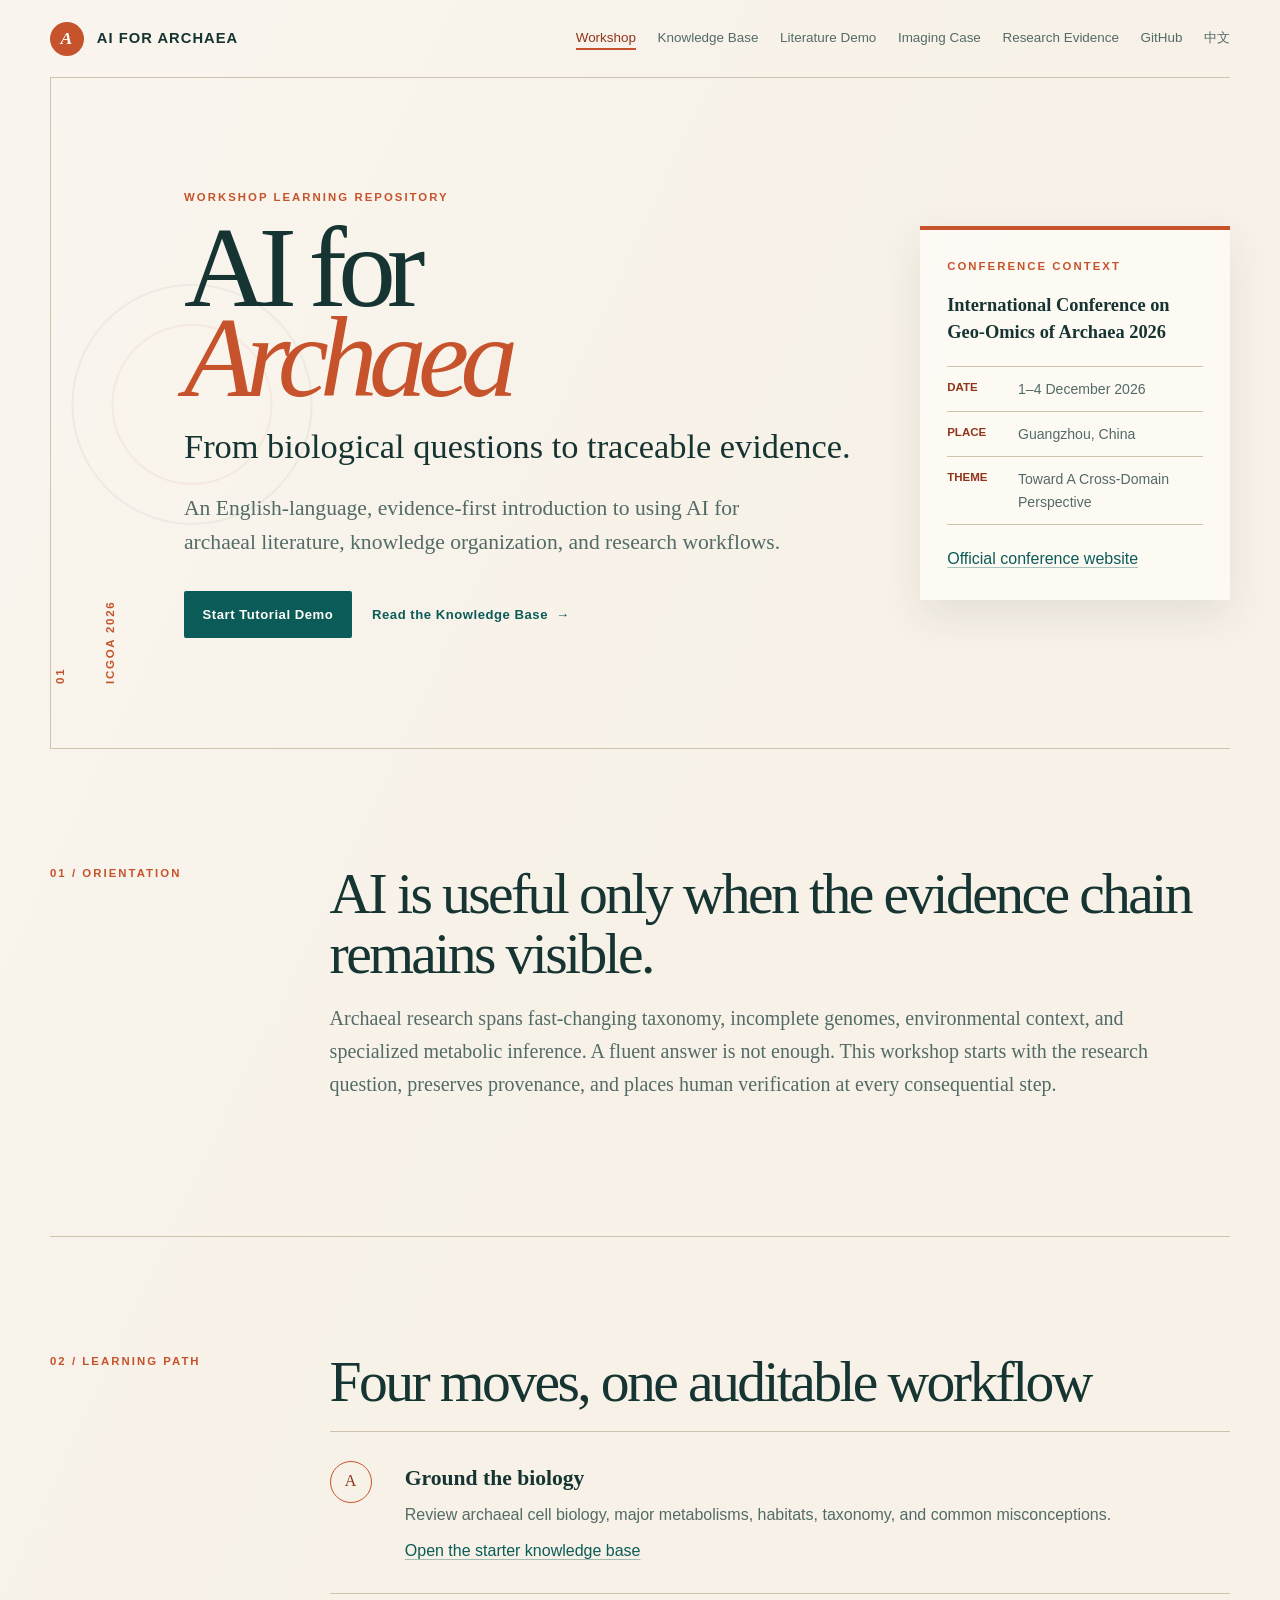
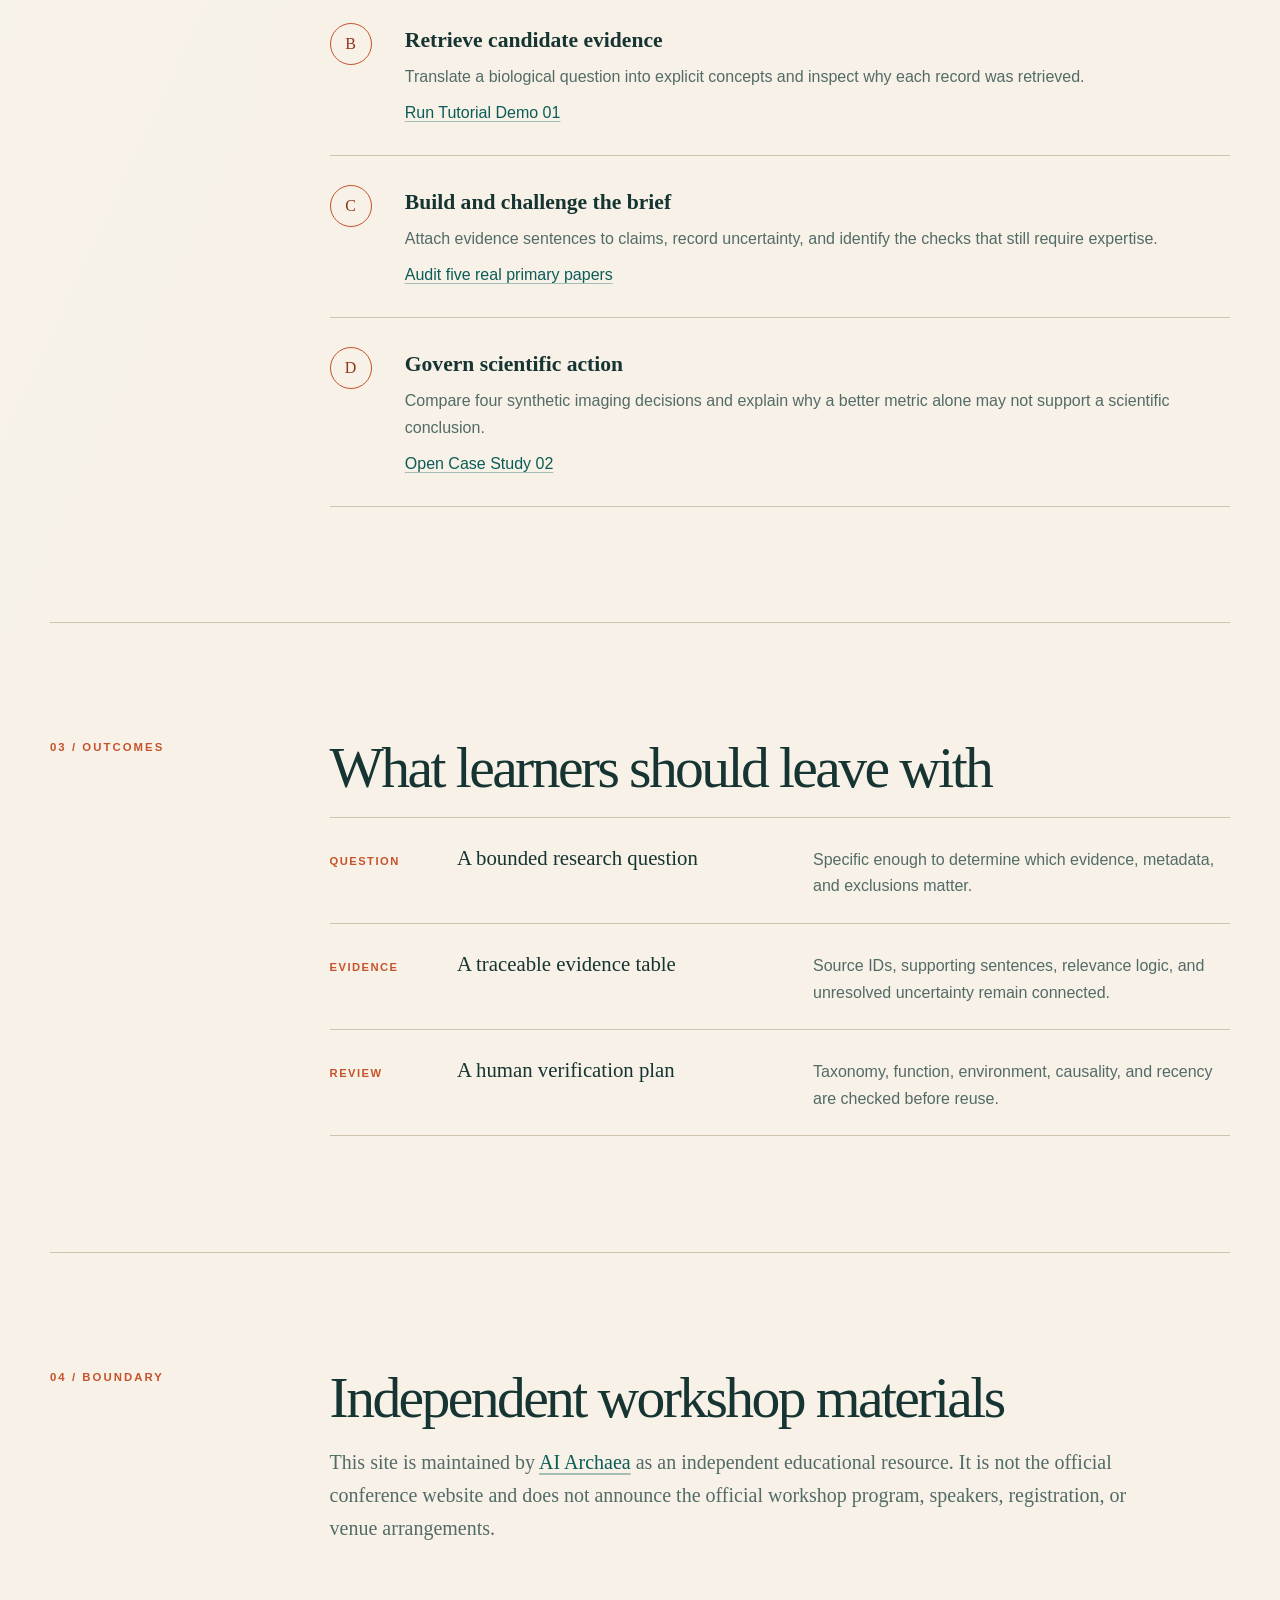
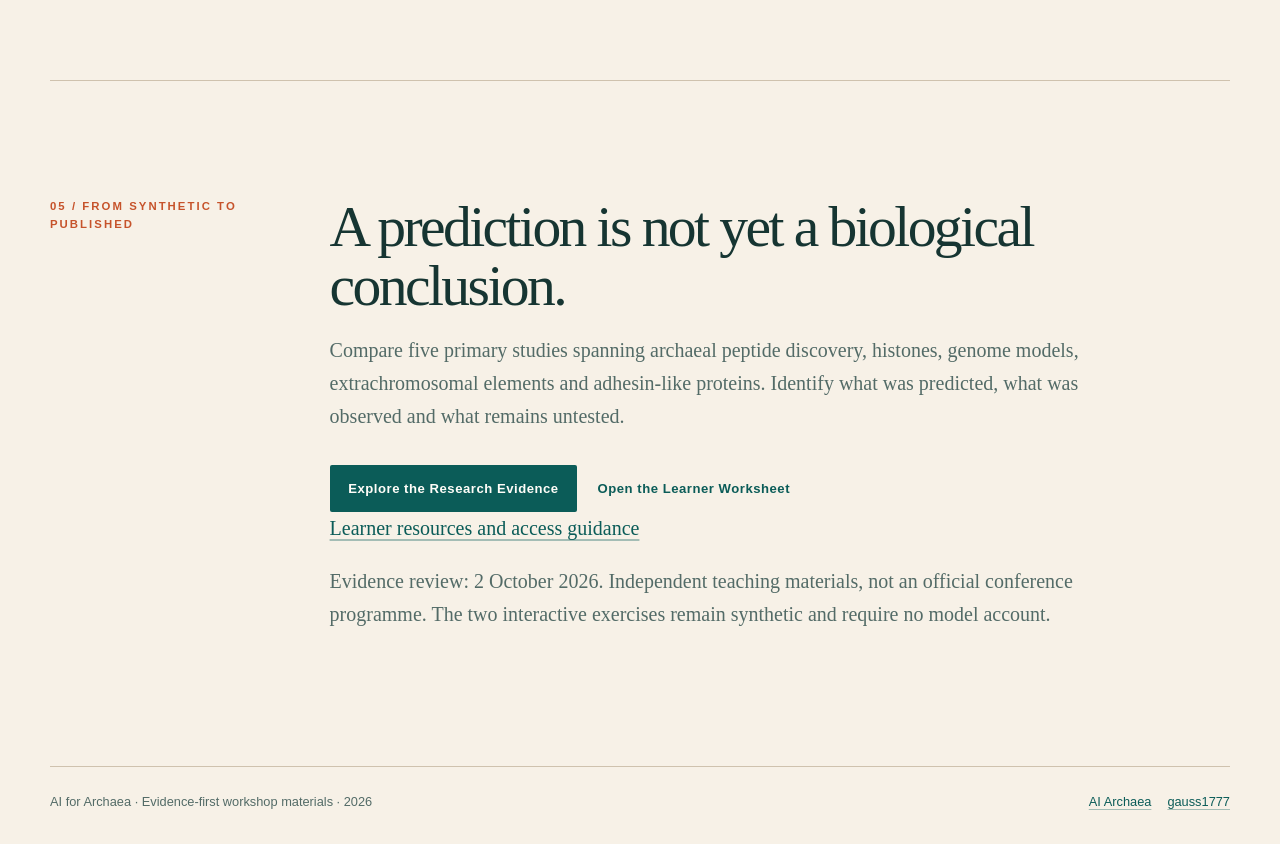
<file: index.html>
<!doctype html>
<html lang="en">
<head>
  <meta charset="utf-8">
  <meta name="viewport" content="width=device-width, initial-scale=1">
  <meta name="description" content="AI for Archaea: an evidence-first workshop learning repository connected to the themes of ICGOA 2026.">
  <title>AI for Archaea · ICGOA 2026 Workshop</title>
  <link rel="stylesheet" href="assets/style.css">
</head>
<body>
  <header class="site-header">
    <a class="wordmark" href="index.html">
      <span class="wordmark-mark" aria-hidden="true">A</span>
      <span>AI for Archaea</span>
    </a>
    <nav aria-label="Primary navigation">
      <a class="current" href="index.html">Workshop</a>
      <a href="knowledge-base.html">Knowledge Base</a>
      <a href="tutorial-demo.html">Literature Demo</a>
      <a href="imaging-agent-case-study.html">Imaging Case</a>
      <a href="research-updates.html">Research Evidence</a>
      <a href="https://github.com/gauss1777/icgoa_2026_ai_for_archaea_workshop">GitHub</a>
      <a href="zh/index.html" lang="zh-CN" hreflang="zh-CN">中文</a>
    </nav>
  </header>

  <main>
    <section class="hero">
      <div class="hero-rail" aria-hidden="true">
        <span>01</span>
        <span>ICGOA 2026</span>
      </div>
      <div class="hero-copy">
        <p class="eyebrow">WORKSHOP LEARNING REPOSITORY</p>
        <h1>AI for<br><em>Archaea</em></h1>
        <p class="hero-lead">From biological questions to traceable evidence.</p>
        <p class="hero-summary">An English-language, evidence-first introduction to using AI for archaeal literature, knowledge organization, and research workflows.</p>
        <div class="hero-actions">
          <a class="button primary" href="tutorial-demo.html">Start Tutorial Demo</a>
          <a class="button text-button" href="knowledge-base.html">Read the Knowledge Base <span aria-hidden="true">→</span></a>
        </div>
      </div>
      <aside class="conference-note">
        <p class="note-label">CONFERENCE CONTEXT</p>
        <p><strong>International Conference on Geo-Omics of Archaea 2026</strong></p>
        <dl>
          <div><dt>Date</dt><dd>1–4 December 2026</dd></div>
          <div><dt>Place</dt><dd>Guangzhou, China</dd></div>
          <div><dt>Theme</dt><dd>Toward A Cross-Domain Perspective</dd></div>
        </dl>
        <a href="https://www.icgoa2026.com/">Official conference website</a>
      </aside>
    </section>

    <section class="manifesto section-shell">
      <p class="section-number">01 / ORIENTATION</p>
      <div>
        <h2>AI is useful only when the evidence chain remains visible.</h2>
        <p>Archaeal research spans fast-changing taxonomy, incomplete genomes, environmental context, and specialized metabolic inference. A fluent answer is not enough. This workshop starts with the research question, preserves provenance, and places human verification at every consequential step.</p>
      </div>
    </section>

    <section class="learning-path section-shell">
      <p class="section-number">02 / LEARNING PATH</p>
      <div>
        <h2>Four moves, one auditable workflow</h2>
        <ol class="path-list">
          <li>
            <span class="path-index">A</span>
            <div>
              <h3>Ground the biology</h3>
              <p>Review archaeal cell biology, major metabolisms, habitats, taxonomy, and common misconceptions.</p>
              <a href="knowledge-base.html">Open the starter knowledge base</a>
            </div>
          </li>
          <li>
            <span class="path-index">B</span>
            <div>
              <h3>Retrieve candidate evidence</h3>
              <p>Translate a biological question into explicit concepts and inspect why each record was retrieved.</p>
              <a href="tutorial-demo.html">Run Tutorial Demo 01</a>
            </div>
          </li>
          <li>
            <span class="path-index">C</span>
            <div>
              <h3>Build and challenge the brief</h3>
              <p>Attach evidence sentences to claims, record uncertainty, and identify the checks that still require expertise.</p>
              <a href="training/learner-worksheet.md">Audit five real primary papers</a>
            </div>
          </li>
          <li>
            <span class="path-index">D</span>
            <div>
              <h3>Govern scientific action</h3>
              <p>Compare four synthetic imaging decisions and explain why a better metric alone may not support a scientific conclusion.</p>
              <a href="imaging-agent-case-study.html">Open Case Study 02</a>
            </div>
          </li>
        </ol>
      </div>
    </section>

    <section class="outcomes section-shell">
      <p class="section-number">03 / OUTCOMES</p>
      <div>
        <h2>What learners should leave with</h2>
        <div class="outcome-grid">
          <article>
            <span>QUESTION</span>
            <h3>A bounded research question</h3>
            <p>Specific enough to determine which evidence, metadata, and exclusions matter.</p>
          </article>
          <article>
            <span>EVIDENCE</span>
            <h3>A traceable evidence table</h3>
            <p>Source IDs, supporting sentences, relevance logic, and unresolved uncertainty remain connected.</p>
          </article>
          <article>
            <span>REVIEW</span>
            <h3>A human verification plan</h3>
            <p>Taxonomy, function, environment, causality, and recency are checked before reuse.</p>
          </article>
        </div>
      </div>
    </section>

    <section class="boundary section-shell">
      <p class="section-number">04 / BOUNDARY</p>
      <div>
        <h2>Independent workshop materials</h2>
        <p>This site is maintained by <a href="https://gauss1777.github.io/">AI Archaea</a> as an independent educational resource. It is not the official conference website and does not announce the official workshop program, speakers, registration, or venue arrangements.</p>
      </div>
    </section>
    <section class="manifesto section-shell">
      <p class="section-number">05 / FROM SYNTHETIC TO PUBLISHED</p>
      <div>
        <h2>A prediction is not yet a biological conclusion.</h2>
        <p>Compare five primary studies spanning archaeal peptide discovery, histones, genome models, extrachromosomal elements and adhesin-like proteins. Identify what was predicted, what was observed and what remains untested.</p>
        <div class="hero-actions">
          <a class="button primary" href="research-updates.html">Explore the Research Evidence</a>
          <a class="button text-button" href="training/learner-worksheet.md">Open the Learner Worksheet</a>
        </div>
        <p><a href="training/README.md">Learner resources and access guidance</a></p>
        <p class="revision-note">Evidence review: 2 October 2026. Independent teaching materials, not an official conference programme. The two interactive exercises remain synthetic and require no model account.</p>
      </div>
    </section>
  </main>

  <footer>
    <p>AI for Archaea · Evidence-first workshop materials · 2026</p>
    <div>
      <a href="https://gauss1777.github.io/">AI Archaea</a>
      <a href="https://github.com/gauss1777">gauss1777</a>
    </div>
  </footer>
</body>
</html>
</file>
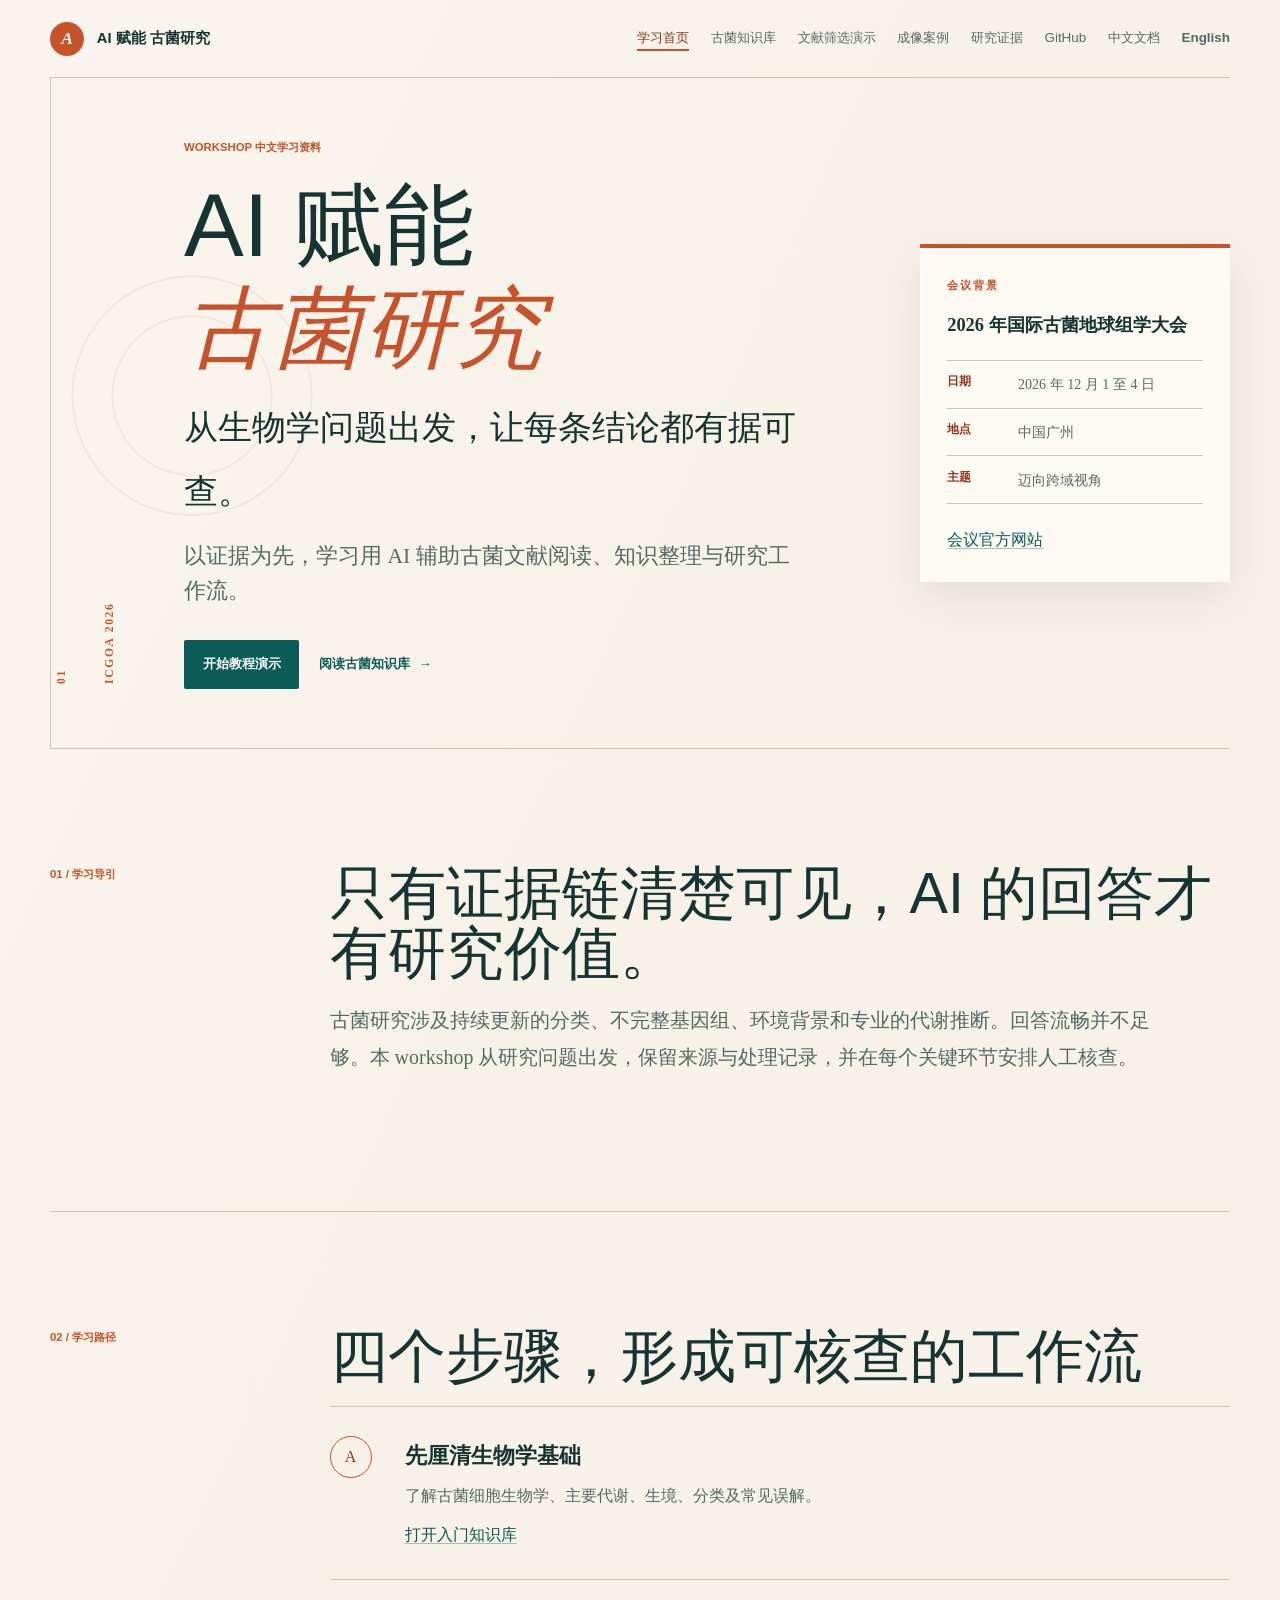
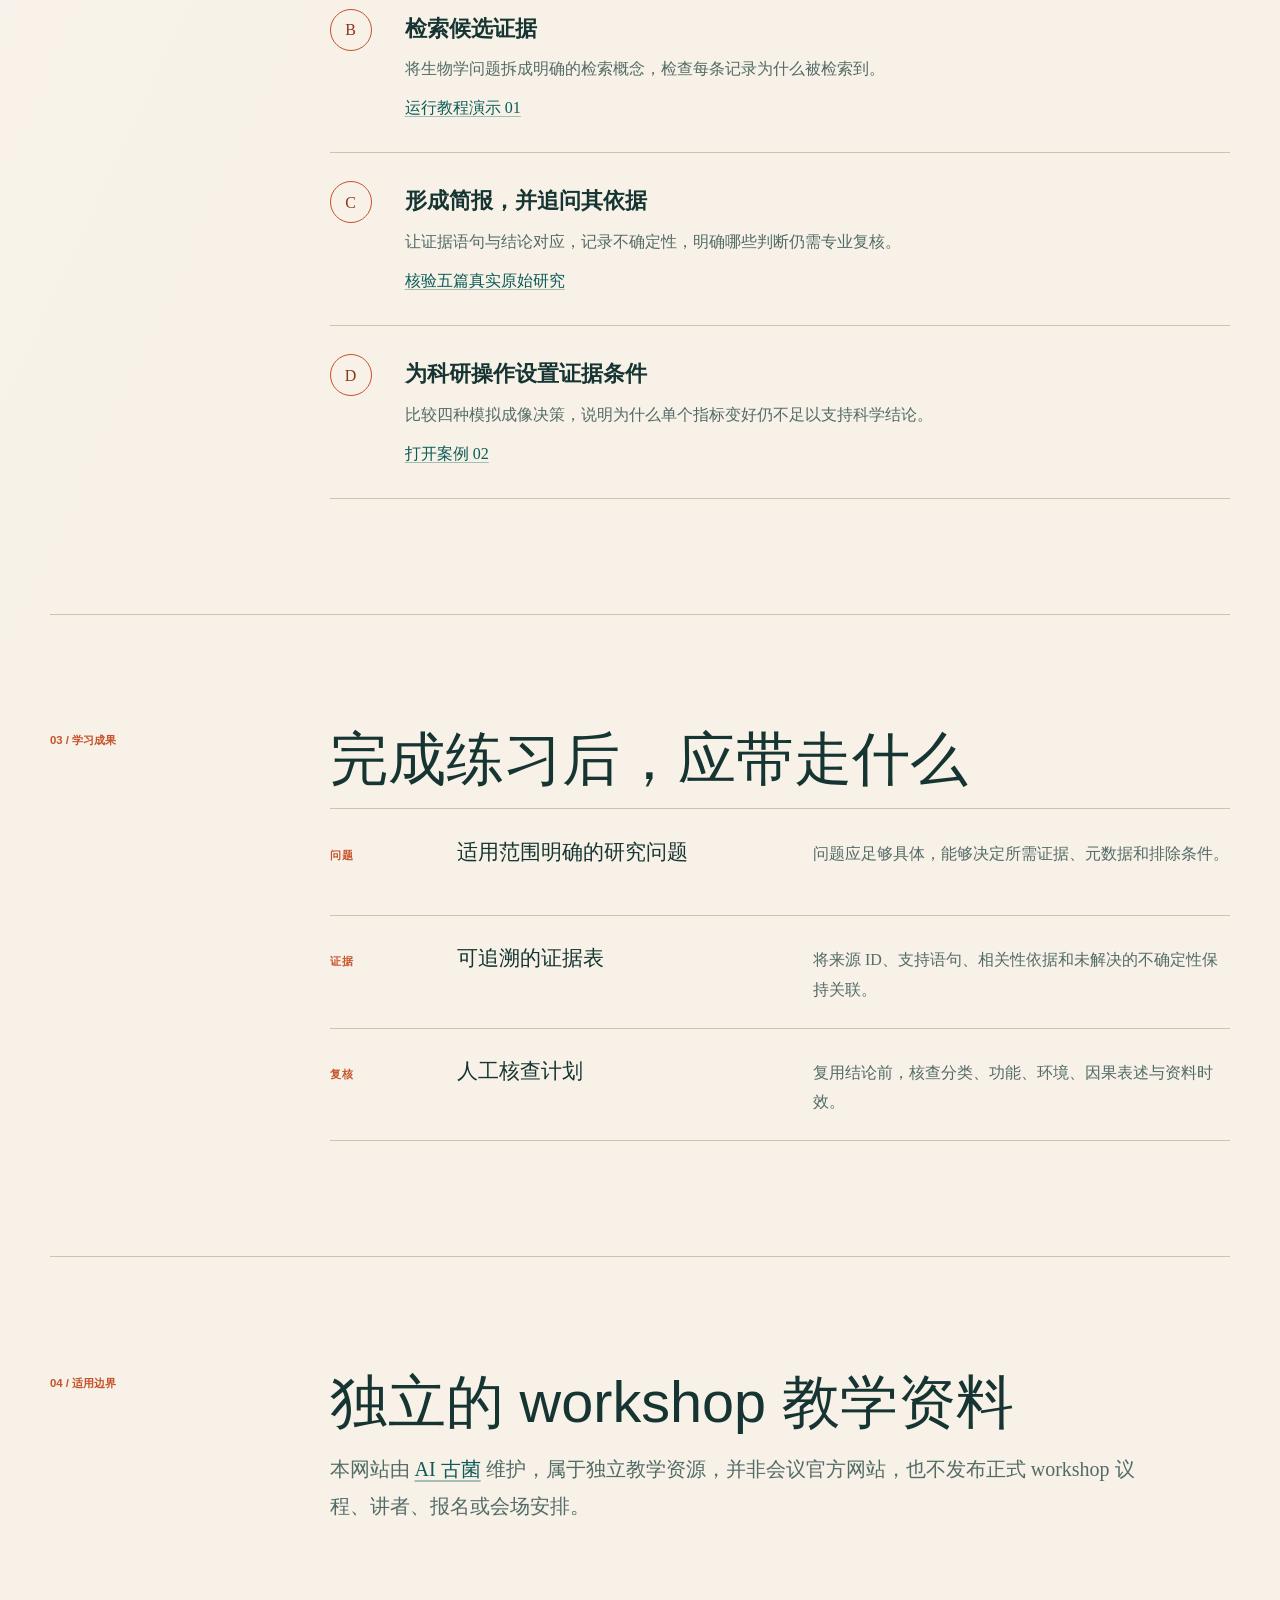
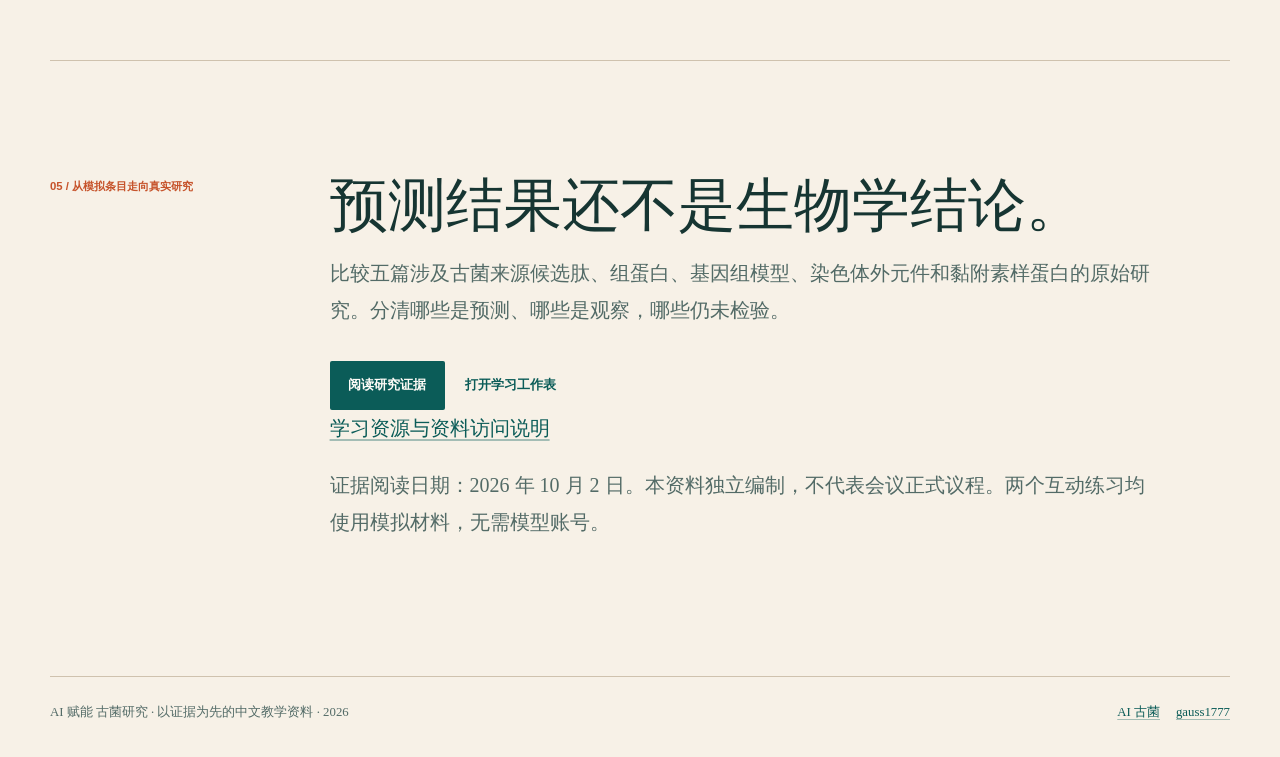
<file: zh/index.html>
<!doctype html>
<html lang="zh-CN">
<head>
  <meta charset="utf-8">
  <meta name="viewport" content="width=device-width, initial-scale=1">
  <meta name="description" content="AI 赋能 古菌研究 中文学习资料：围绕 ICGOA 2026 相关主题，以可追溯的证据为基础学习 AI 辅助古菌研究。">
  <title>AI 赋能 古菌研究 · ICGOA 2026 中文学习资料</title>
  <link rel="stylesheet" href="../assets/style.css">
  <link rel="stylesheet" href="assets/zh.css">
  <link rel="alternate" hreflang="en" href="../index.html">
</head>
<body>
  <header class="site-header">
    <a class="wordmark" href="index.html">
      <span class="wordmark-mark" aria-hidden="true">A</span>
      <span>AI 赋能 古菌研究</span>
    </a>
    <nav aria-label="主导航">
      <a class="current" href="index.html">学习首页</a>
      <a href="knowledge-base.html">古菌知识库</a>
      <a href="tutorial-demo.html">文献筛选演示</a>
      <a href="imaging-agent-case-study.html">成像案例</a>
      <a href="research-updates.html">研究证据</a>
      <a href="https://github.com/gauss1777/icgoa_2026_ai_for_archaea_workshop">GitHub</a>
      <a href="wiki/Home.md">中文文档</a>
      <a class="language-switch" href="../index.html" lang="en" hreflang="en">English</a>
    </nav>
  </header>

  <main>
    <section class="hero">
      <div class="hero-rail" aria-hidden="true">
        <span>01</span>
        <span>ICGOA 2026</span>
      </div>
      <div class="hero-copy">
        <p class="eyebrow">WORKSHOP 中文学习资料</p>
        <h1>AI 赋能<br><em>古菌研究</em></h1>
        <p class="hero-lead">从生物学问题出发，让每条结论都有据可查。</p>
        <p class="hero-summary">以证据为先，学习用 AI 辅助古菌文献阅读、知识整理与研究工作流。</p>
        <div class="hero-actions">
          <a class="button primary" href="tutorial-demo.html">开始教程演示</a>
          <a class="button text-button" href="knowledge-base.html">阅读古菌知识库 <span aria-hidden="true">→</span></a>
        </div>
      </div>
      <aside class="conference-note">
        <p class="note-label">会议背景</p>
        <p><strong>2026 年国际古菌地球组学大会</strong></p>
        <dl>
          <div><dt>日期</dt><dd>2026 年 12 月 1 至 4 日</dd></div>
          <div><dt>地点</dt><dd>中国广州</dd></div>
          <div><dt>主题</dt><dd>迈向跨域视角</dd></div>
        </dl>
        <a href="https://www.icgoa2026.com/">会议官方网站</a>
      </aside>
    </section>

    <section class="manifesto section-shell">
      <p class="section-number">01 / 学习导引</p>
      <div>
        <h2>只有证据链清楚可见，AI 的回答才有研究价值。</h2>
        <p>古菌研究涉及持续更新的分类、不完整基因组、环境背景和专业的代谢推断。回答流畅并不足够。本 workshop 从研究问题出发，保留来源与处理记录，并在每个关键环节安排人工核查。</p>
      </div>
    </section>

    <section class="learning-path section-shell">
      <p class="section-number">02 / 学习路径</p>
      <div>
        <h2>四个步骤，形成可核查的工作流</h2>
        <ol class="path-list">
          <li>
            <span class="path-index">A</span>
            <div>
              <h3>先厘清生物学基础</h3>
              <p>了解古菌细胞生物学、主要代谢、生境、分类及常见误解。</p>
              <a href="knowledge-base.html">打开入门知识库</a>
            </div>
          </li>
          <li>
            <span class="path-index">B</span>
            <div>
              <h3>检索候选证据</h3>
              <p>将生物学问题拆成明确的检索概念，检查每条记录为什么被检索到。</p>
              <a href="tutorial-demo.html">运行教程演示 01</a>
            </div>
          </li>
          <li>
            <span class="path-index">C</span>
            <div>
              <h3>形成简报，并追问其依据</h3>
              <p>让证据语句与结论对应，记录不确定性，明确哪些判断仍需专业复核。</p>
              <a href="training/learner-worksheet.md">核验五篇真实原始研究</a>
            </div>
          </li>
          <li>
            <span class="path-index">D</span>
            <div>
              <h3>为科研操作设置证据条件</h3>
              <p>比较四种模拟成像决策，说明为什么单个指标变好仍不足以支持科学结论。</p>
              <a href="imaging-agent-case-study.html">打开案例 02</a>
            </div>
          </li>
        </ol>
      </div>
    </section>

    <section class="outcomes section-shell">
      <p class="section-number">03 / 学习成果</p>
      <div>
        <h2>完成练习后，应带走什么</h2>
        <div class="outcome-grid">
          <article>
            <span>问题</span>
            <h3>适用范围明确的研究问题</h3>
            <p>问题应足够具体，能够决定所需证据、元数据和排除条件。</p>
          </article>
          <article>
            <span>证据</span>
            <h3>可追溯的证据表</h3>
            <p>将来源 ID、支持语句、相关性依据和未解决的不确定性保持关联。</p>
          </article>
          <article>
            <span>复核</span>
            <h3>人工核查计划</h3>
            <p>复用结论前，核查分类、功能、环境、因果表述与资料时效。</p>
          </article>
        </div>
      </div>
    </section>

    <section class="boundary section-shell">
      <p class="section-number">04 / 适用边界</p>
      <div>
        <h2>独立的 workshop 教学资料</h2>
        <p>本网站由 <a href="https://gauss1777.github.io/">AI 古菌</a> 维护，属于独立教学资源，并非会议官方网站，也不发布正式 workshop 议程、讲者、报名或会场安排。</p>
      </div>
    </section>
    <section class="manifesto section-shell">
      <p class="section-number">05 / 从模拟条目走向真实研究</p>
      <div>
        <h2>预测结果还不是生物学结论。</h2>
        <p>比较五篇涉及古菌来源候选肽、组蛋白、基因组模型、染色体外元件和黏附素样蛋白的原始研究。分清哪些是预测、哪些是观察，哪些仍未检验。</p>
        <div class="hero-actions">
          <a class="button primary" href="research-updates.html">阅读研究证据</a>
          <a class="button text-button" href="training/learner-worksheet.md">打开学习工作表</a>
        </div>
        <p><a href="training/README.md">学习资源与资料访问说明</a></p>
        <p class="revision-note">证据阅读日期：2026 年 10 月 2 日。本资料独立编制，不代表会议正式议程。两个互动练习均使用模拟材料，无需模型账号。</p>
      </div>
    </section>
  </main>

  <footer>
    <p>AI 赋能 古菌研究 · 以证据为先的中文教学资料 · 2026</p>
    <div>
      <a href="https://gauss1777.github.io/">AI 古菌</a>
      <a href="https://github.com/gauss1777">gauss1777</a>
    </div>
  </footer>
</body>
</html>
</file>
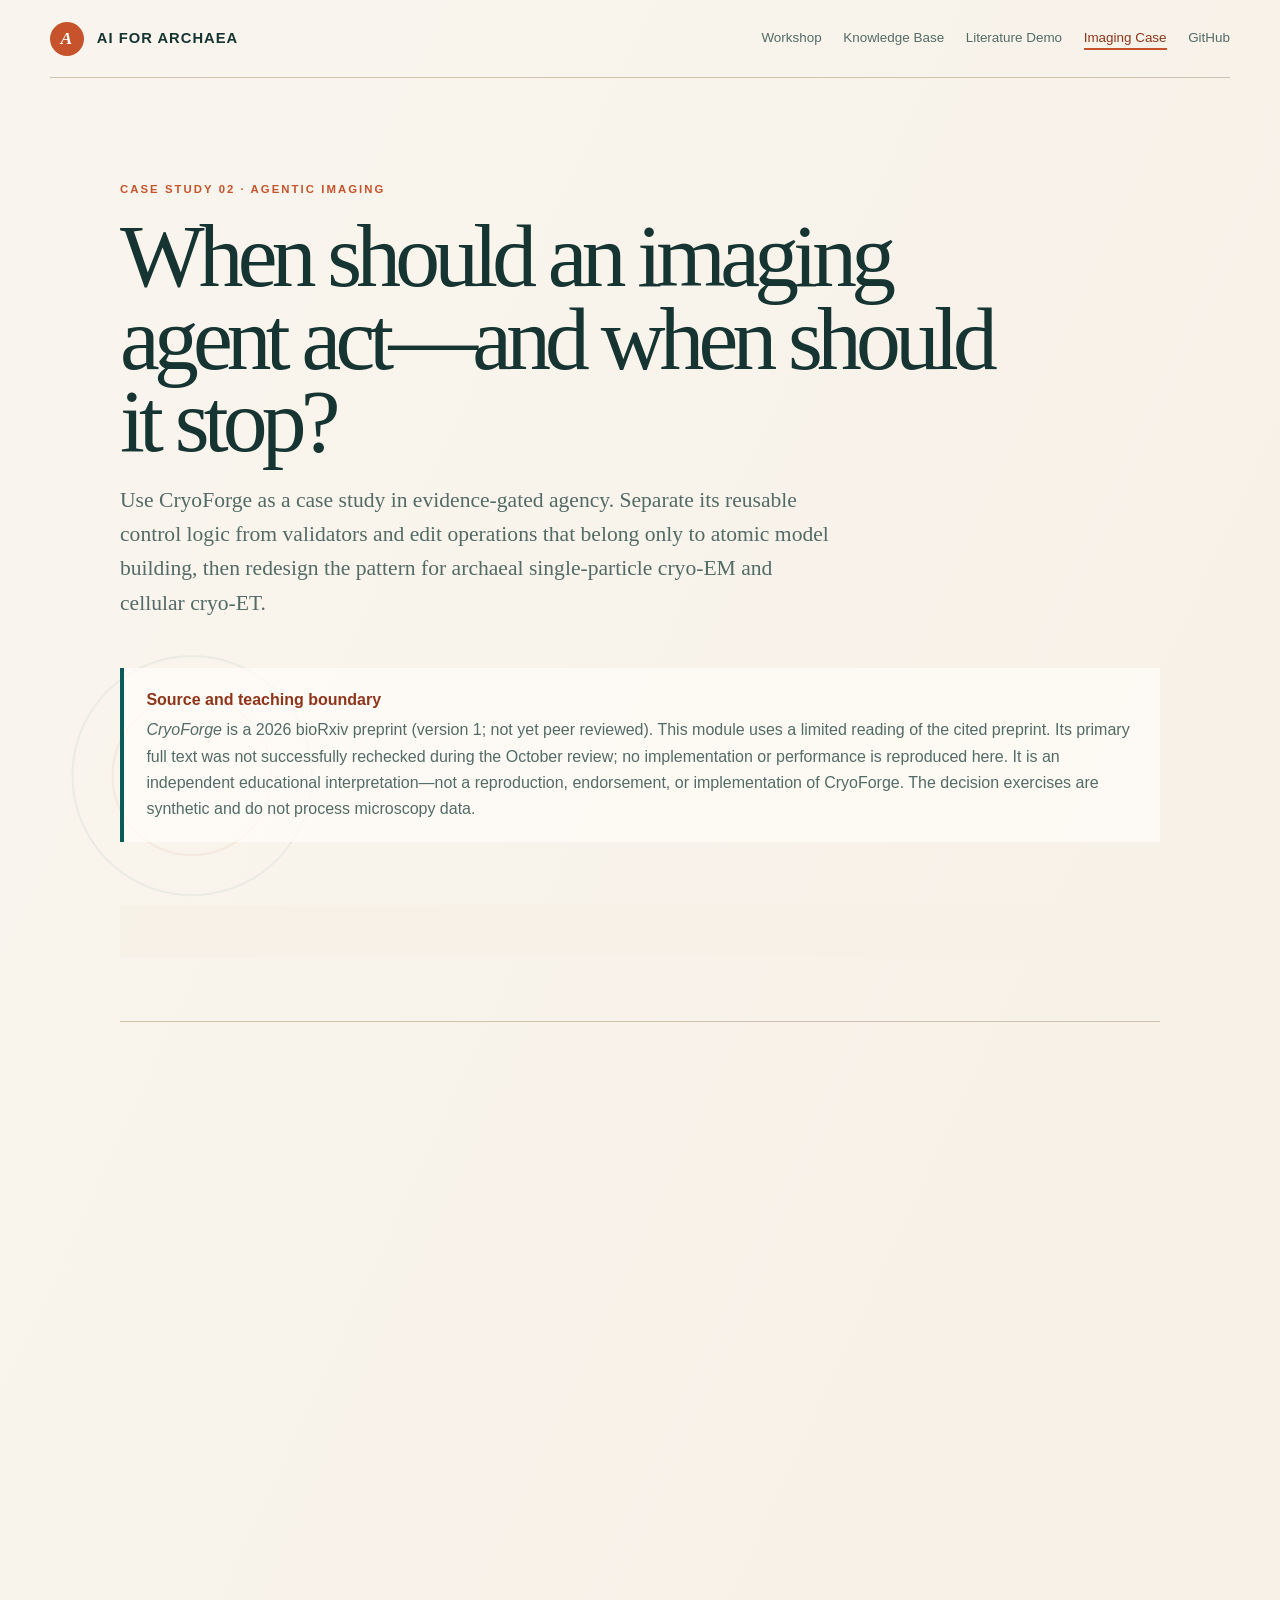
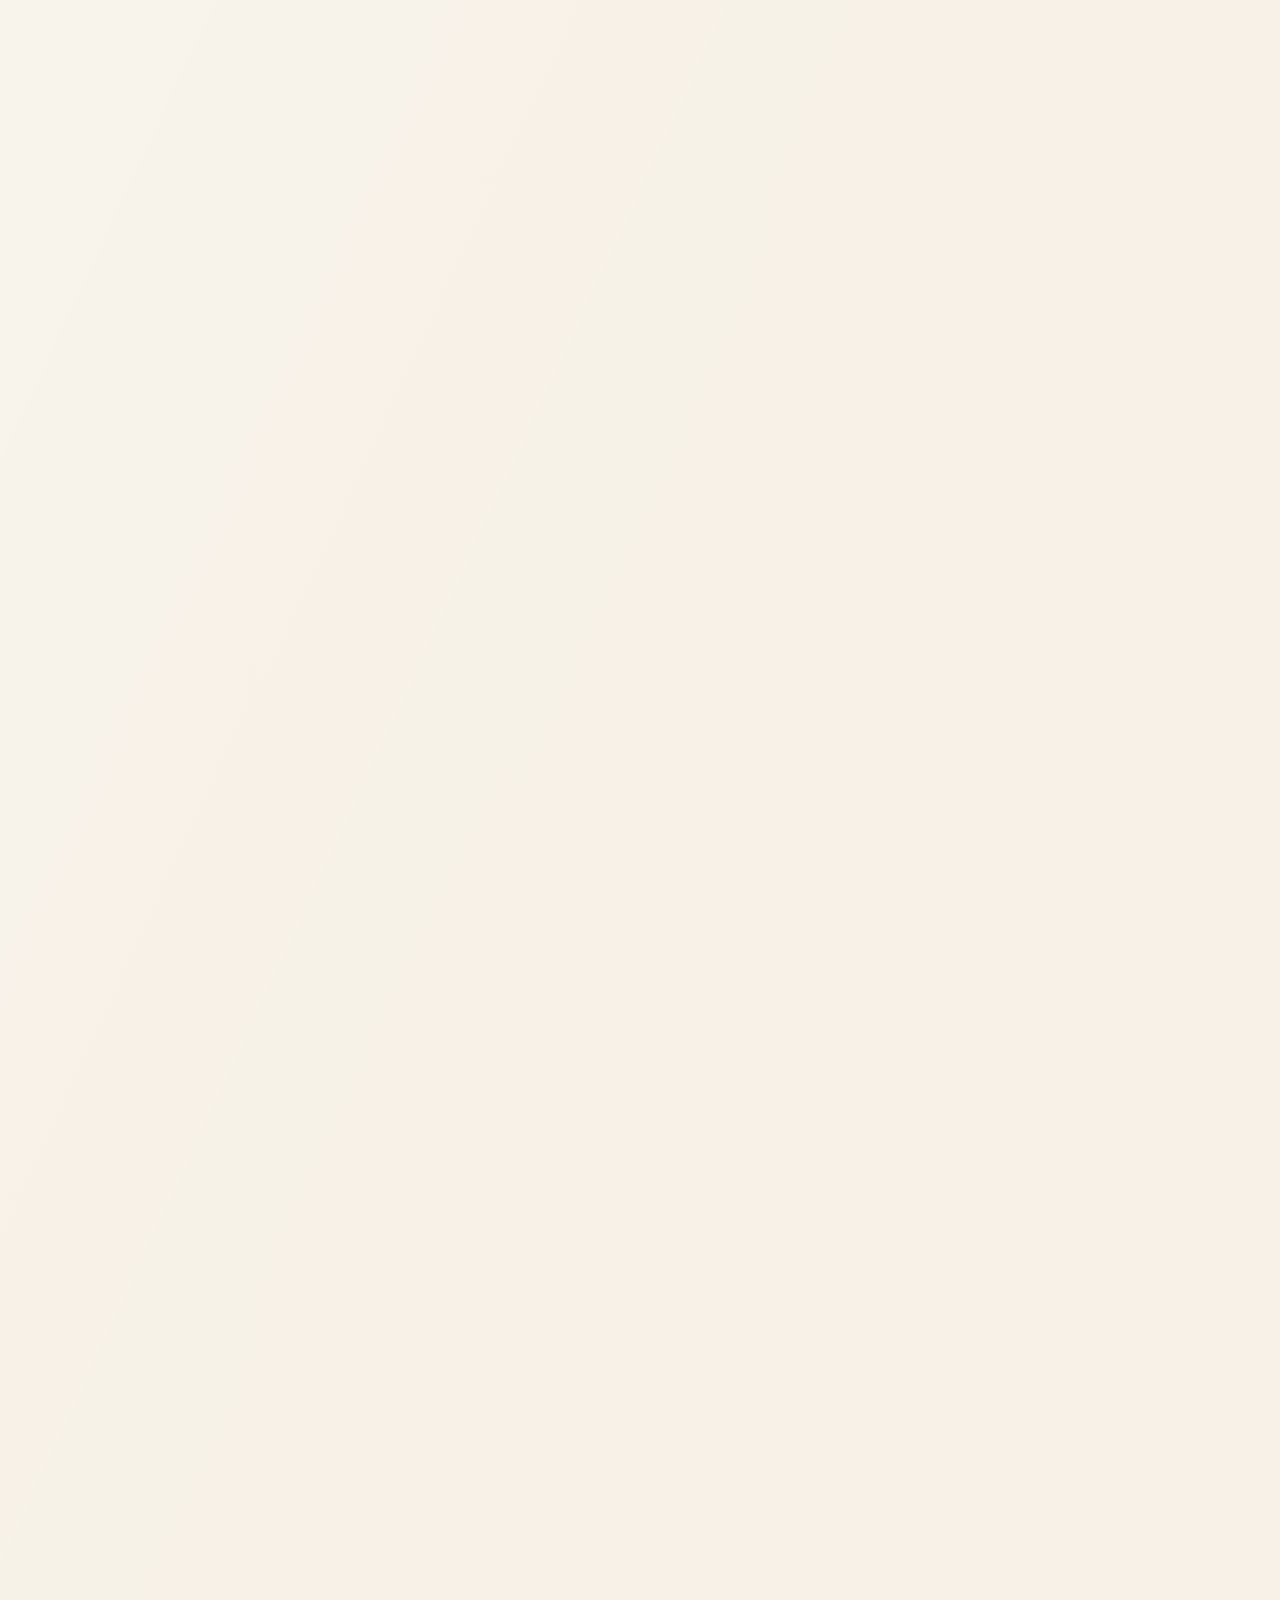
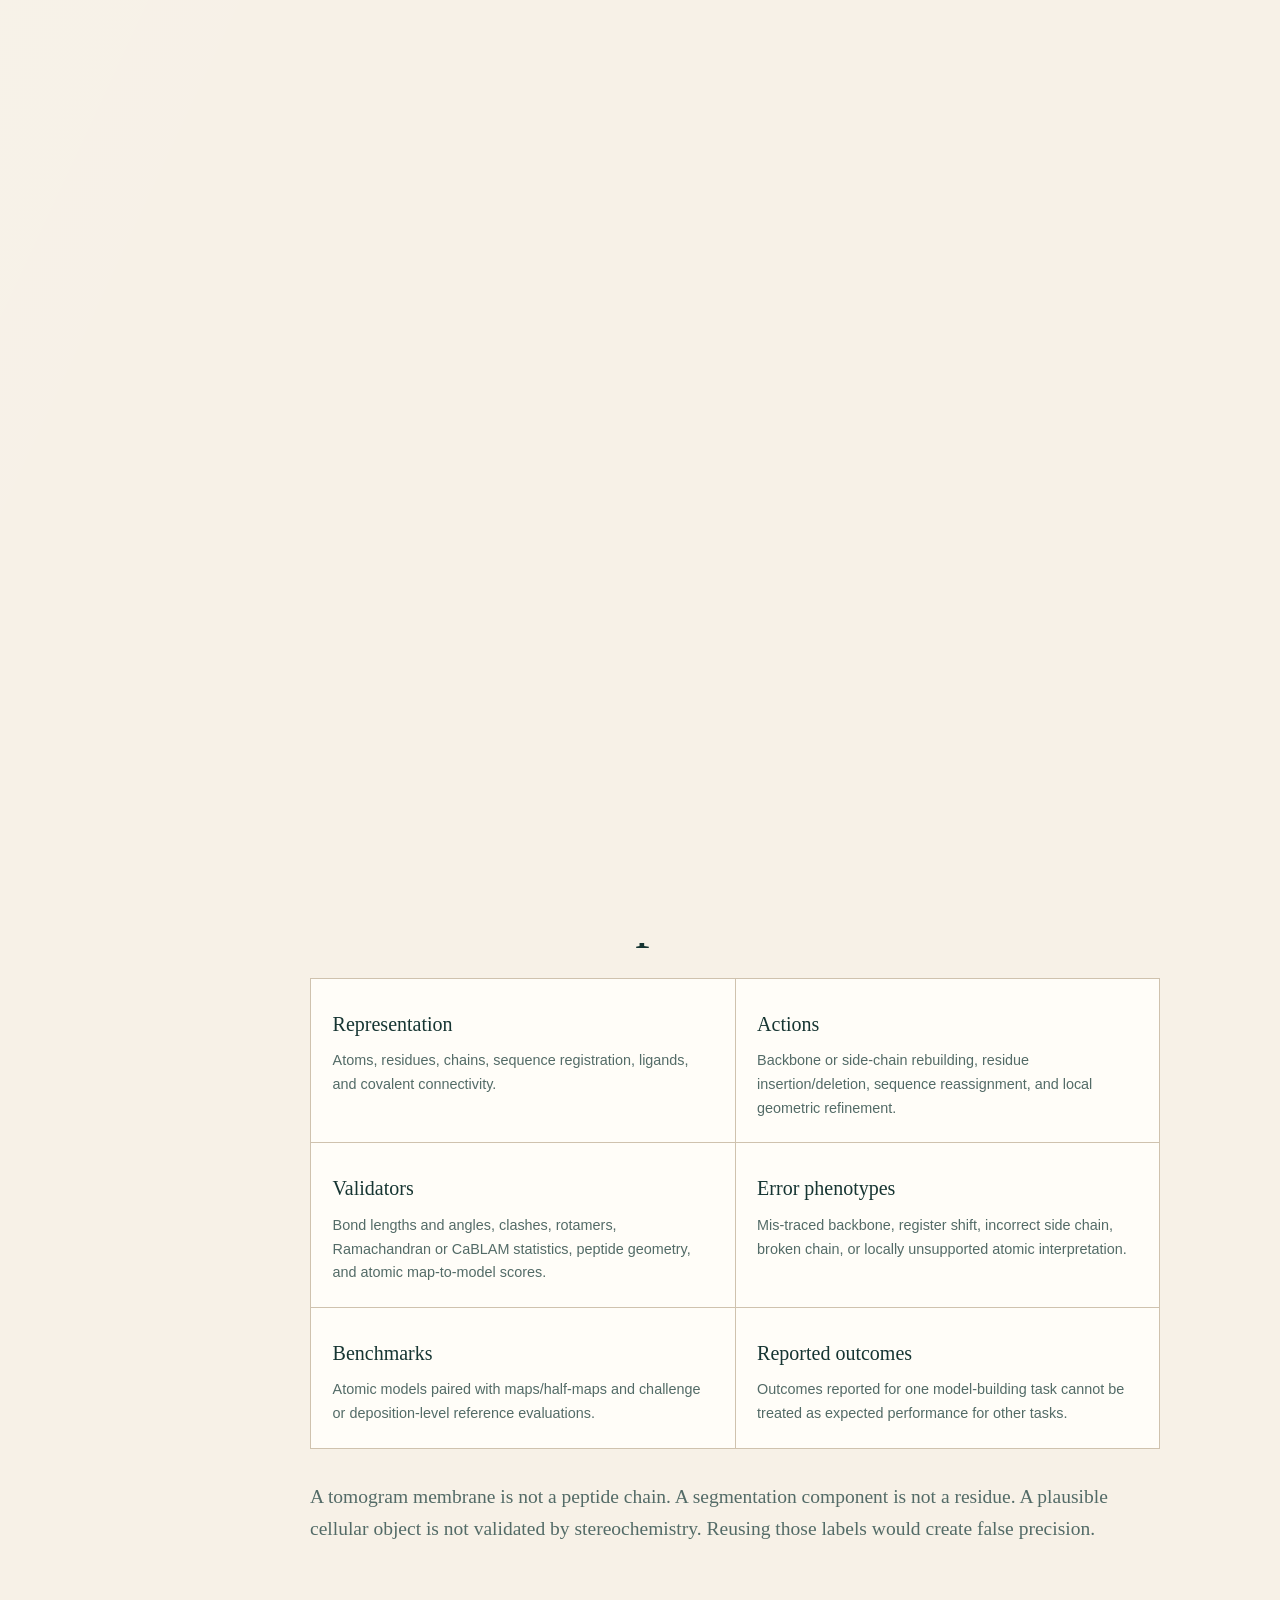
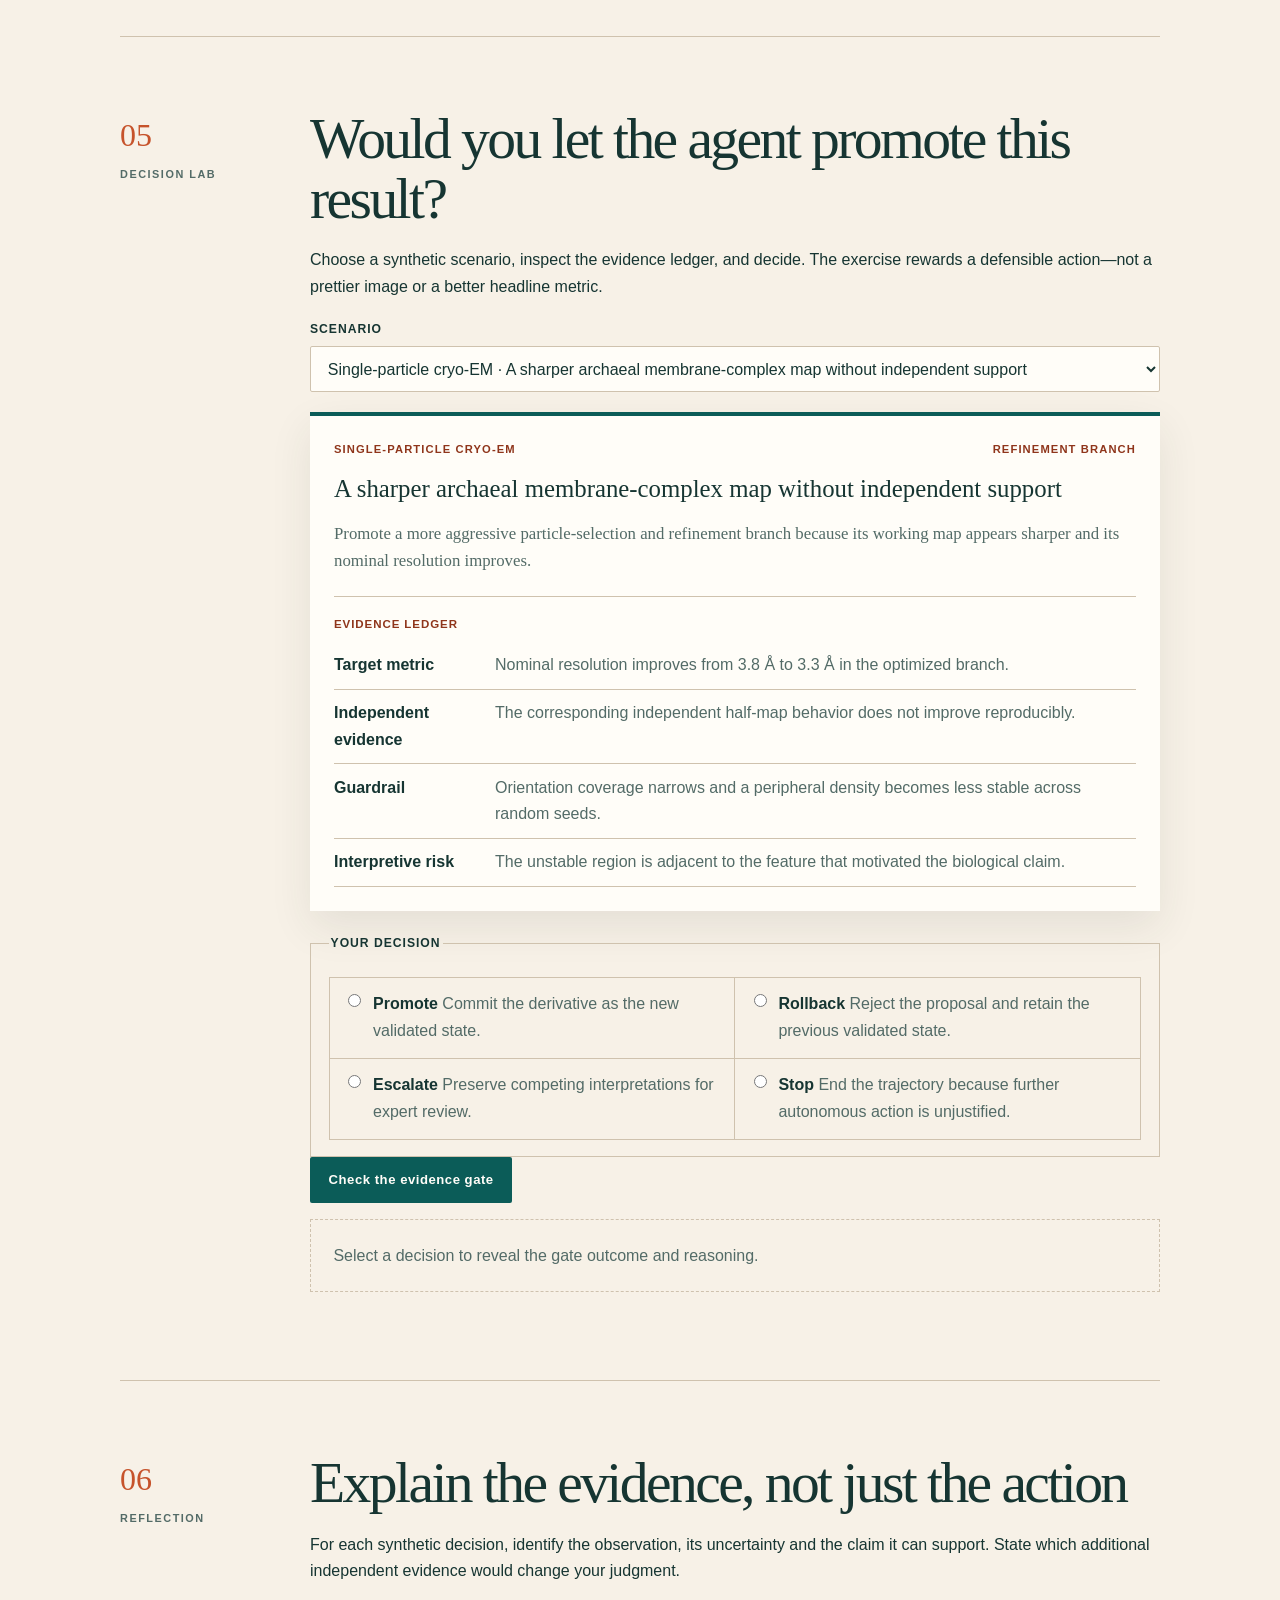
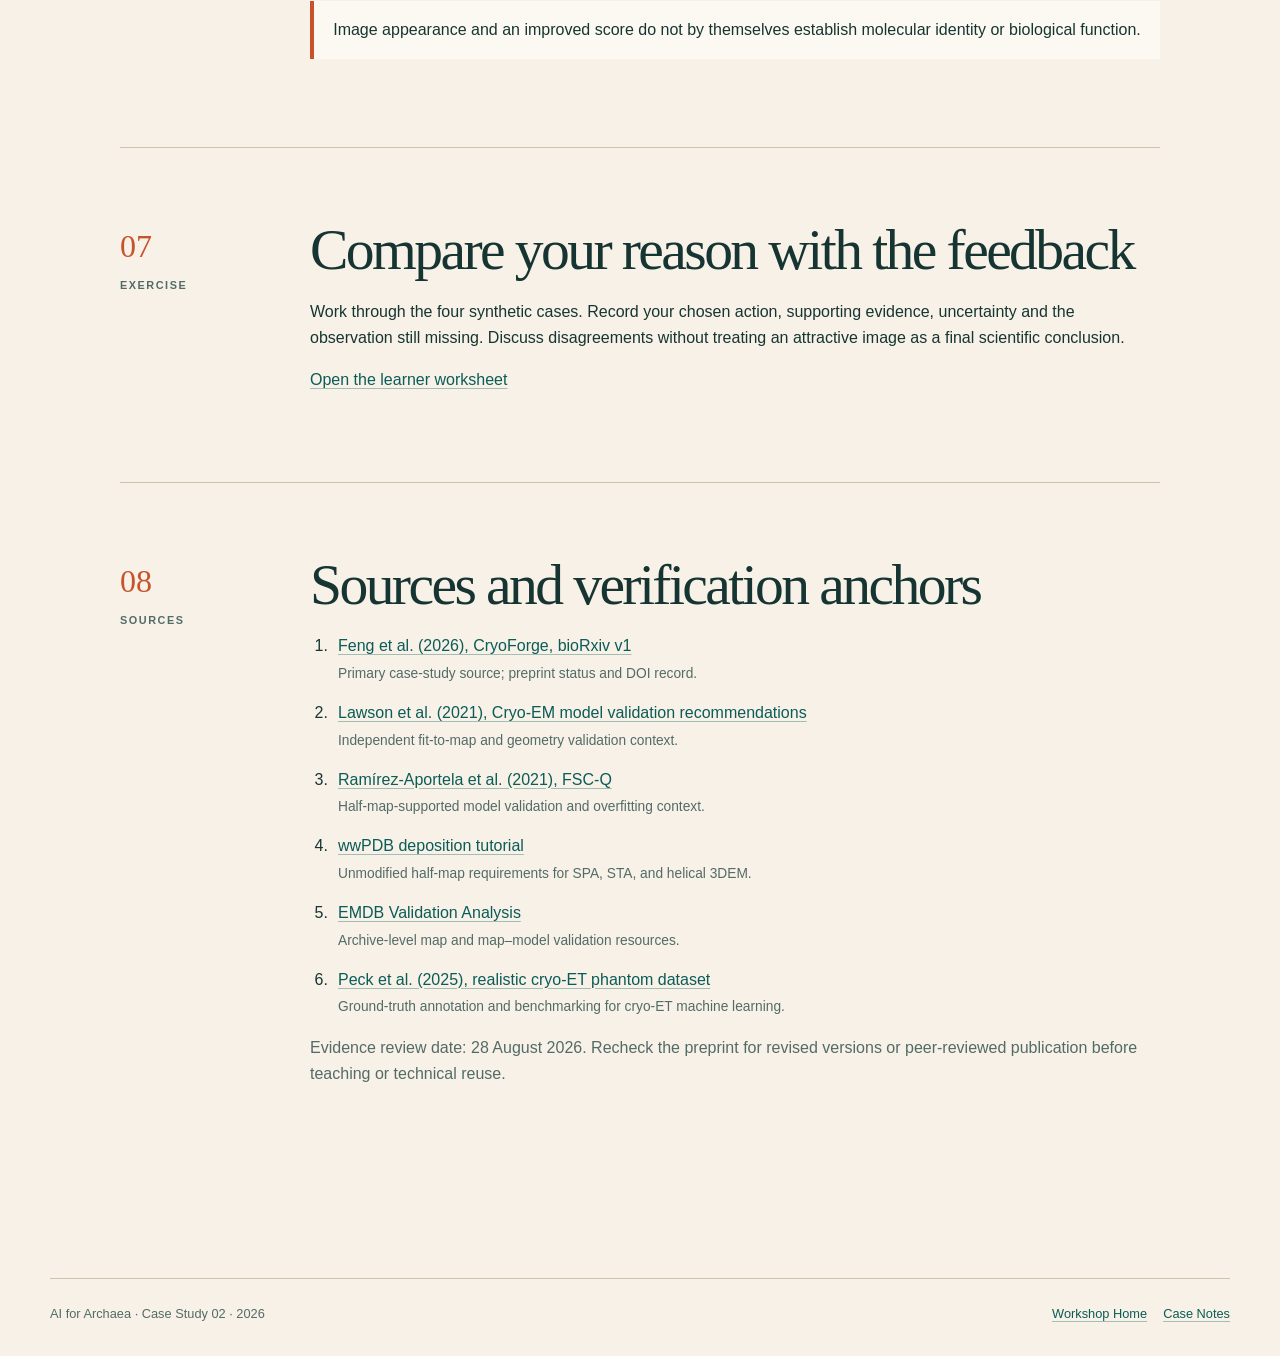
<file: imaging-agent-case-study.html>
<!doctype html>
<html lang="en">
<head>
  <meta charset="utf-8">
  <meta name="viewport" content="width=device-width, initial-scale=1">
  <meta name="description" content="A conceptual case study on transferring evidence-gated agent ideas from CryoForge to archaeal single-particle cryo-EM and cellular cryo-ET.">
  <title>Case Study 02 · Evidence-Gated Imaging Agents</title>
  <link rel="stylesheet" href="assets/style.css">
  <script src="assets/imaging-agent-case-study.js" defer></script>
</head>
<body>
  <header class="site-header">
    <a class="wordmark" href="index.html">
      <span class="wordmark-mark" aria-hidden="true">A</span>
      <span>AI for Archaea</span>
    </a>
    <nav aria-label="Primary navigation">
      <a href="index.html">Workshop</a>
      <a href="knowledge-base.html">Knowledge Base</a>
      <a href="tutorial-demo.html">Literature Demo</a>
      <a class="current" href="imaging-agent-case-study.html">Imaging Case</a>
      <a href="https://github.com/gauss1777/icgoa_2026_ai_for_archaea_workshop">GitHub</a>
    </nav>
  </header>

  <main class="demo-page imaging-case-page">
    <header class="page-intro">
      <p class="eyebrow">CASE STUDY 02 · AGENTIC IMAGING</p>
      <h1>When should an imaging agent act—and when should it stop?</h1>
      <p class="hero-summary">Use CryoForge as a case study in evidence-gated agency. Separate its reusable control logic from validators and edit operations that belong only to atomic model building, then redesign the pattern for archaeal single-particle cryo-EM and cellular cryo-ET.</p>
    </header>

    <div class="demo-disclosure source-boundary">
      <strong>Source and teaching boundary</strong>
      <p><em>CryoForge</em> is a 2026 bioRxiv preprint (version 1; not yet peer reviewed). This module uses a limited reading of the cited preprint. Its primary full text was not successfully rechecked during the October review; no implementation or performance is reproduced here. It is an independent educational interpretation—not a reproduction, endorsement, or implementation of CryoForge. The decision exercises are synthetic and do not process microscopy data.</p>
    </div>

    <nav class="jump-nav" aria-label="Case study sections">
      <a href="#judgment">Judgment</a>
      <a href="#loop">Agent Loop</a>
      <a href="#transfer">Transfer Map</a>
      <a href="#atomic-only">Atomic Only</a>
      <a href="#decide">Decision Lab</a>
      <a href="#design">Reflection</a>
      <a href="#workshop">Exercise</a>
      <a href="#sources">Sources</a>
    </nav>

    <section class="case-section" id="judgment">
      <div class="case-label"><span>01</span><p>JUDGMENT</p></div>
      <div class="case-content">
        <h2>Transfer the control architecture, not the atomic machinery</h2>
        <p class="lead-judgment">This exercise illustrates a general evidence-first pattern: inspect a bounded proposal, require appropriate independent evidence, preserve a reversible state and acknowledge unresolved ambiguity. Its residue-level actions and atomic validators do not transfer to cellular tomography.</p>
        <div class="verdict-grid">
          <article class="verdict-card transferable">
            <span>TRANSFER</span>
            <h3>Agent governance</h3>
            <p>Proposal–acceptance separation, legal action spaces, independent gates, rollback, trajectory logs, stopping rules, and expert escalation.</p>
          </article>
          <article class="verdict-card redesign">
            <span>REDESIGN</span>
            <h3>Evidence and actions</h3>
            <p>Replace atomic metrics with half-map, alignment, reconstruction, topology, continuity, uncertainty, replicate, and biological-context checks.</p>
          </article>
          <article class="verdict-card do-not-transfer">
            <span>DO NOT TRANSFER</span>
            <h3>Atomic-specific logic</h3>
            <p>Residue edits, sequence registration, bond geometry, rotamers, Ramachandran statistics, clashes, and atomic connectivity.</p>
          </article>
        </div>
        <p class="caution"><strong>Claim boundary:</strong> the reported CryoForge benchmark outcomes belong to its tested atomic-model trajectories. They do not establish safety, accuracy, or generalization for archaeal specimens, particle processing, tomogram segmentation, or subtomogram averaging.</p>
      </div>
    </section>

    <section class="case-section" id="loop">
      <div class="case-label"><span>02</span><p>AGENT LOOP</p></div>
      <div class="case-content">
        <h2>A five-part scientific action contract</h2>
        <p>The transferable unit is not a language-model prompt. It is a transactional loop in which a proposer is not allowed to certify its own work.</p>
        <ol class="agent-loop" aria-label="Evidence-gated agent loop">
          <li><span>1</span><div><h3>Diagnose</h3><p>Locate a residual problem and record the evidence that triggered review.</p></div></li>
          <li><span>2</span><div><h3>Propose</h3><p>Choose one bounded, legal action from a domain-defined action space.</p></div></li>
          <li><span>3</span><div><h3>Gate</h3><p>Test the proposal with evidence not reducible to the proposer’s objective.</p></div></li>
          <li><span>4</span><div><h3>Commit or revert</h3><p>Promote only a supported derivative; otherwise preserve the previous state.</p></div></li>
          <li><span>5</span><div><h3>Stop or escalate</h3><p>End on convergence, conflict, ambiguity, out-of-distribution input, or budget limit.</p></div></li>
        </ol>
        <div class="principle-strip">
          <p><strong>Proposer ≠ judge</strong><span>The optimization path cannot be the sole validation path.</span></p>
          <p><strong>Raw data ≠ editable state</strong><span>Actions create versioned derivatives; raw movies and tilt images remain immutable.</span></p>
          <p><strong>Silence ≠ success</strong><span>Every run ends with an explicit promote, rollback, stop, or escalate status.</span></p>
        </div>
      </div>
    </section>

    <section class="case-section" id="transfer">
      <div class="case-label"><span>03</span><p>TRANSFER MAP</p></div>
      <div class="case-content">
        <h2>One governance pattern, three distinct evidence regimes</h2>
        <div class="table-scroll" role="region" aria-label="Transferability matrix" tabindex="0">
          <table class="transfer-table">
            <thead>
              <tr><th>CryoForge-level idea</th><th>Atomic model building</th><th>Single-particle cryo-EM</th><th>Cellular cryo-ET</th></tr>
            </thead>
            <tbody>
              <tr><td>Residual diagnosis</td><td>Flag local model errors</td><td>Flag unstable particle subsets, classes, orientations, CTF or refinement branches</td><td>Flag alignment failures, discontinuous boundaries, implausible objects, uncertain picks or inconsistent adjacent volumes</td></tr>
              <tr><td>Legal action set</td><td>Residue- or segment-level repairs</td><td>Retry a bounded processing branch; refine parameters; revise a derived particle subset or mask</td><td>Retry alignment or reconstruction; split/merge a candidate object; revise derived labels or picks; never overwrite raw tilts</td></tr>
              <tr><td>Independent gate</td><td>Map and half-map support plus stereochemistry, connectivity, and context</td><td>Independent half-map behavior, FSC/local resolution, orientation coverage, stability across seeds or subsets, and model-free diagnostics</td><td>Reprojection/alignment residuals, held-out views or volumes, slice continuity, topology, missing-wedge sensitivity, replicate consistency, and expert-reviewed subsets</td></tr>
              <tr><td>Rollback</td><td>Reject an unsupported edit</td><td>Retain the last validated processing branch and provenance</td><td>Retain the prior segmentation/reconstruction plus competing hypotheses when ambiguity remains</td></tr>
              <tr><td>Stopping rule</td><td>No supported local improvement or conflicting validation</td><td>No reproducible held-out gain; worsening guardrail; oscillation; compute cap</td><td>Ambiguity dominated by acquisition limits; topology conflict; unstable result; out-of-distribution specimen; annotation budget reached</td></tr>
              <tr><td>Expert escalation</td><td>Unresolved local interpretation</td><td>Biologically consequential map interpretation or non-convergent processing</td><td>Identity, membrane/S-layer separation, cell contact, vesicle continuity, or morphology that cannot be resolved from the tomogram alone</td></tr>
            </tbody>
          </table>
        </div>
        <p class="caution"><strong>Important distinction:</strong> half-map logic transfers most directly to single-particle reconstruction and subtomogram averaging. It is not, by itself, a sufficient validator for whole-cell segmentation, spatial annotation, or biological identity.</p>
      </div>
    </section>

    <section class="case-section" id="atomic-only">
      <div class="case-label"><span>04</span><p>ATOMIC ONLY</p></div>
      <div class="case-content">
        <h2>Features that should remain explicitly atomic-model-specific</h2>
        <div class="atomic-grid">
          <article><h3>Representation</h3><p>Atoms, residues, chains, sequence registration, ligands, and covalent connectivity.</p></article>
          <article><h3>Actions</h3><p>Backbone or side-chain rebuilding, residue insertion/deletion, sequence reassignment, and local geometric refinement.</p></article>
          <article><h3>Validators</h3><p>Bond lengths and angles, clashes, rotamers, Ramachandran or CaBLAM statistics, peptide geometry, and atomic map-to-model scores.</p></article>
          <article><h3>Error phenotypes</h3><p>Mis-traced backbone, register shift, incorrect side chain, broken chain, or locally unsupported atomic interpretation.</p></article>
          <article><h3>Benchmarks</h3><p>Atomic models paired with maps/half-maps and challenge or deposition-level reference evaluations.</p></article>
          <article><h3>Reported outcomes</h3><p>Outcomes reported for one model-building task cannot be treated as expected performance for other tasks.</p></article>
        </div>
        <p class="lead-judgment">A tomogram membrane is not a peptide chain. A segmentation component is not a residue. A plausible cellular object is not validated by stereochemistry. Reusing those labels would create false precision.</p>
      </div>
    </section>

    <section class="case-section decision-lab" id="decide">
      <div class="case-label"><span>05</span><p>DECISION LAB</p></div>
      <div class="case-content">
        <h2>Would you let the agent promote this result?</h2>
        <p>Choose a synthetic scenario, inspect the evidence ledger, and decide. The exercise rewards a defensible action—not a prettier image or a better headline metric.</p>

        <label for="scenario-select">Scenario</label>
        <select id="scenario-select"></select>

        <article class="scenario-card" aria-live="polite">
          <div class="scenario-head">
            <p id="scenario-workflow" class="scenario-workflow"></p>
            <span id="scenario-stage" class="scenario-stage"></span>
          </div>
          <h3 id="scenario-title"></h3>
          <p id="scenario-proposal" class="scenario-proposal"></p>
          <div class="evidence-ledger">
            <h4>Evidence ledger</h4>
            <dl id="scenario-evidence"></dl>
          </div>
        </article>

        <fieldset class="decision-options">
          <legend>Your decision</legend>
          <label class="decision-option"><input type="radio" name="decision" value="promote"> <span><strong>Promote</strong> Commit the derivative as the new validated state.</span></label>
          <label class="decision-option"><input type="radio" name="decision" value="rollback"> <span><strong>Rollback</strong> Reject the proposal and retain the previous validated state.</span></label>
          <label class="decision-option"><input type="radio" name="decision" value="escalate"> <span><strong>Escalate</strong> Preserve competing interpretations for expert review.</span></label>
          <label class="decision-option"><input type="radio" name="decision" value="stop"> <span><strong>Stop</strong> End the trajectory because further autonomous action is unjustified.</span></label>
        </fieldset>
        <button class="button primary" id="check-decision" type="button">Check the evidence gate</button>
        <div id="decision-feedback" class="decision-feedback" aria-live="polite">
          <p class="empty-state">Select a decision to reveal the gate outcome and reasoning.</p>
        </div>
      </div>
    </section>

    <section class="case-section" id="design">
      <div class="case-label"><span>06</span><p>REFLECTION</p></div>
      <div class="case-content">
        <h2>Explain the evidence, not just the action</h2>
        <p>For each synthetic decision, identify the observation, its uncertainty and the claim it can support. State which additional independent evidence would change your judgment.</p>
        <p class="caution">Image appearance and an improved score do not by themselves establish molecular identity or biological function.</p>
      </div>
    </section>

    <section class="case-section" id="workshop">
      <div class="case-label"><span>07</span><p>EXERCISE</p></div>
      <div class="case-content">
        <h2>Compare your reason with the feedback</h2>
        <p>Work through the four synthetic cases. Record your chosen action, supporting evidence, uncertainty and the observation still missing. Discuss disagreements without treating an attractive image as a final scientific conclusion.</p>
        <p><a href="training/learner-worksheet.md">Open the learner worksheet</a></p>
      </div>
    </section>

    <section class="case-section" id="sources">
      <div class="case-label"><span>08</span><p>SOURCES</p></div>
      <div class="case-content">
        <h2>Sources and verification anchors</h2>
        <ol class="source-list">
          <li><a href="https://doi.org/10.64898/2026.08.15.745007">Feng et al. (2026), CryoForge, bioRxiv v1</a><span>Primary case-study source; preprint status and DOI record.</span></li>
          <li><a href="https://www.nature.com/articles/s41592-020-01051-w">Lawson et al. (2021), Cryo-EM model validation recommendations</a><span>Independent fit-to-map and geometry validation context.</span></li>
          <li><a href="https://www.nature.com/articles/s41467-020-20295-w">Ramírez-Aportela et al. (2021), FSC-Q</a><span>Half-map-supported model validation and overfitting context.</span></li>
          <li><a href="https://www.wwpdb.org/deposition/tutorial">wwPDB deposition tutorial</a><span>Unmodified half-map requirements for SPA, STA, and helical 3DEM.</span></li>
          <li><a href="https://www.ebi.ac.uk/emdb/va/">EMDB Validation Analysis</a><span>Archive-level map and map–model validation resources.</span></li>
          <li><a href="https://www.nature.com/articles/s41592-025-02800-5">Peck et al. (2025), realistic cryo-ET phantom dataset</a><span>Ground-truth annotation and benchmarking for cryo-ET machine learning.</span></li>
        </ol>
        <p class="revision-note">Evidence review date: 28 August 2026. Recheck the preprint for revised versions or peer-reviewed publication before teaching or technical reuse.</p>
      </div>
    </section>
  </main>

  <footer>
    <p>AI for Archaea · Case Study 02 · 2026</p>
    <div><a href="index.html">Workshop Home</a><a href="tutorials/demo-02-evidence-gated-imaging-agent/README.md">Case Notes</a></div>
  </footer>
</body>
</html>
</file>
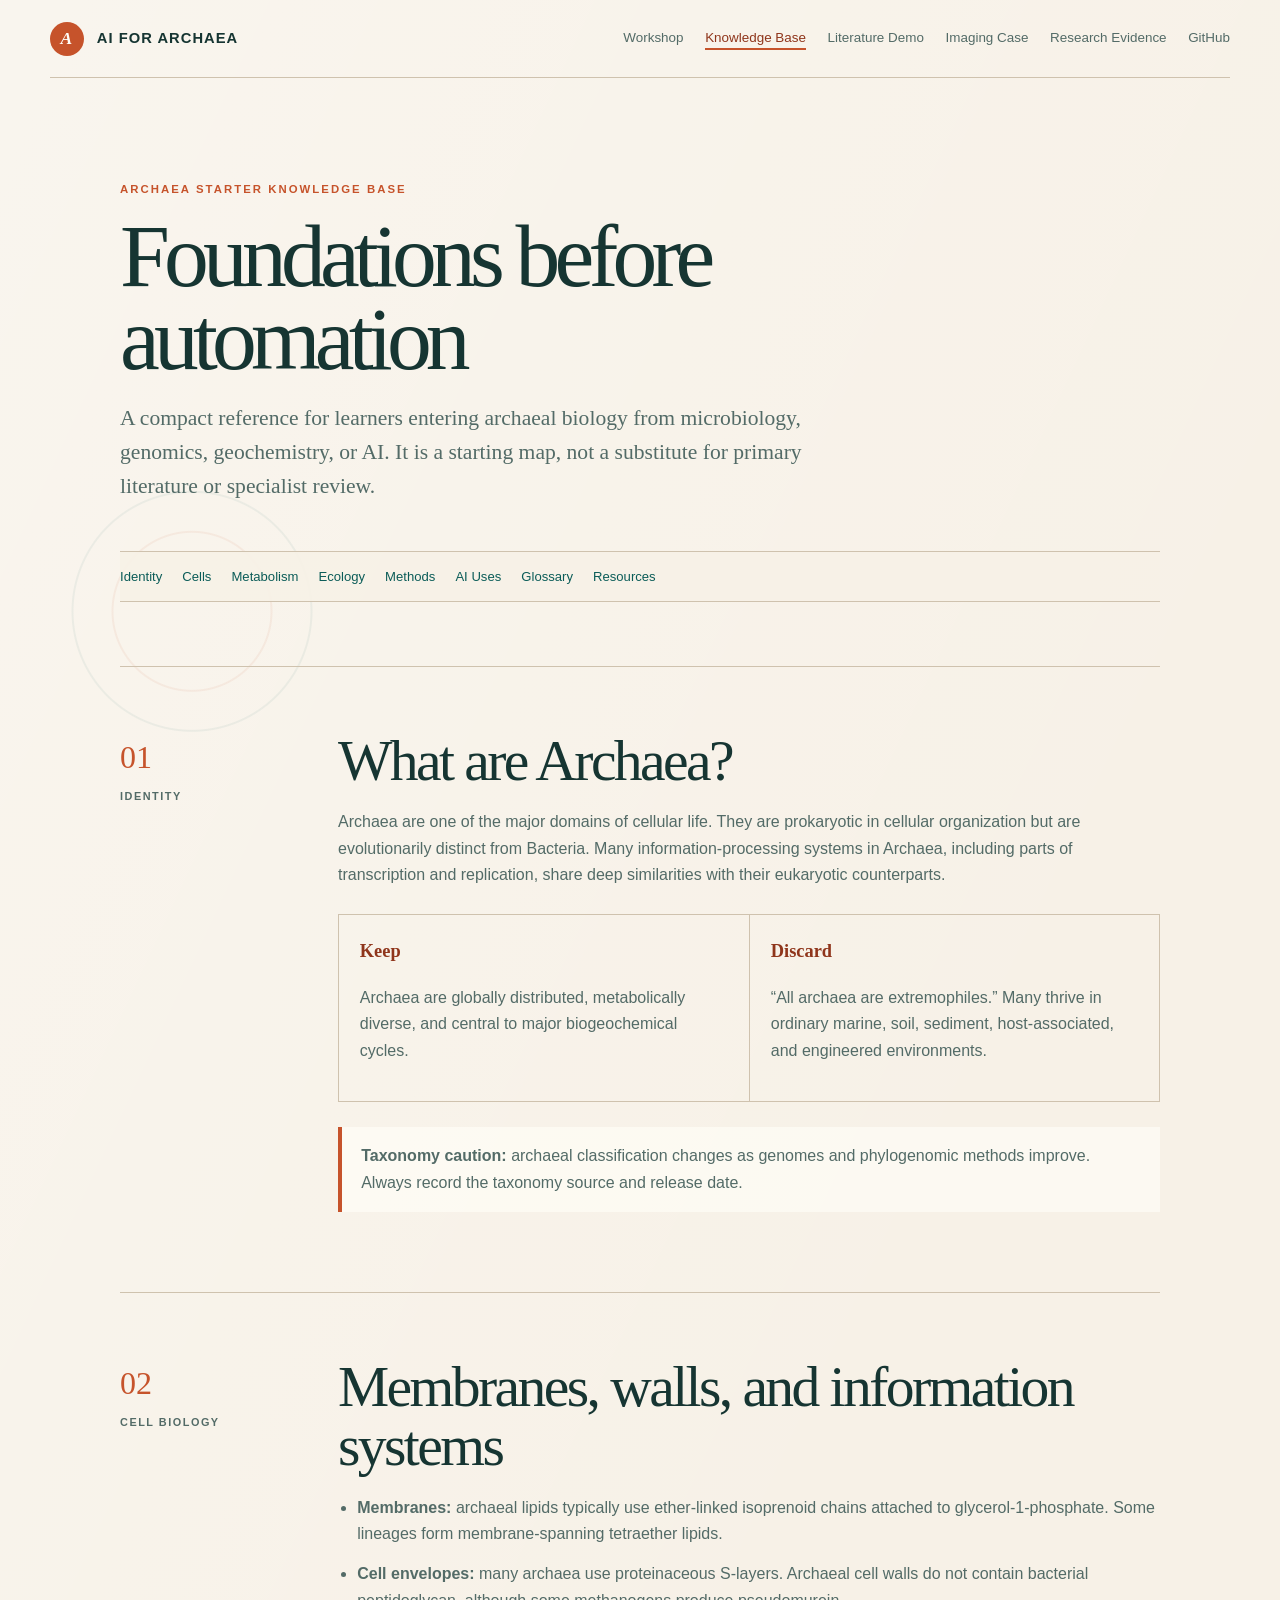
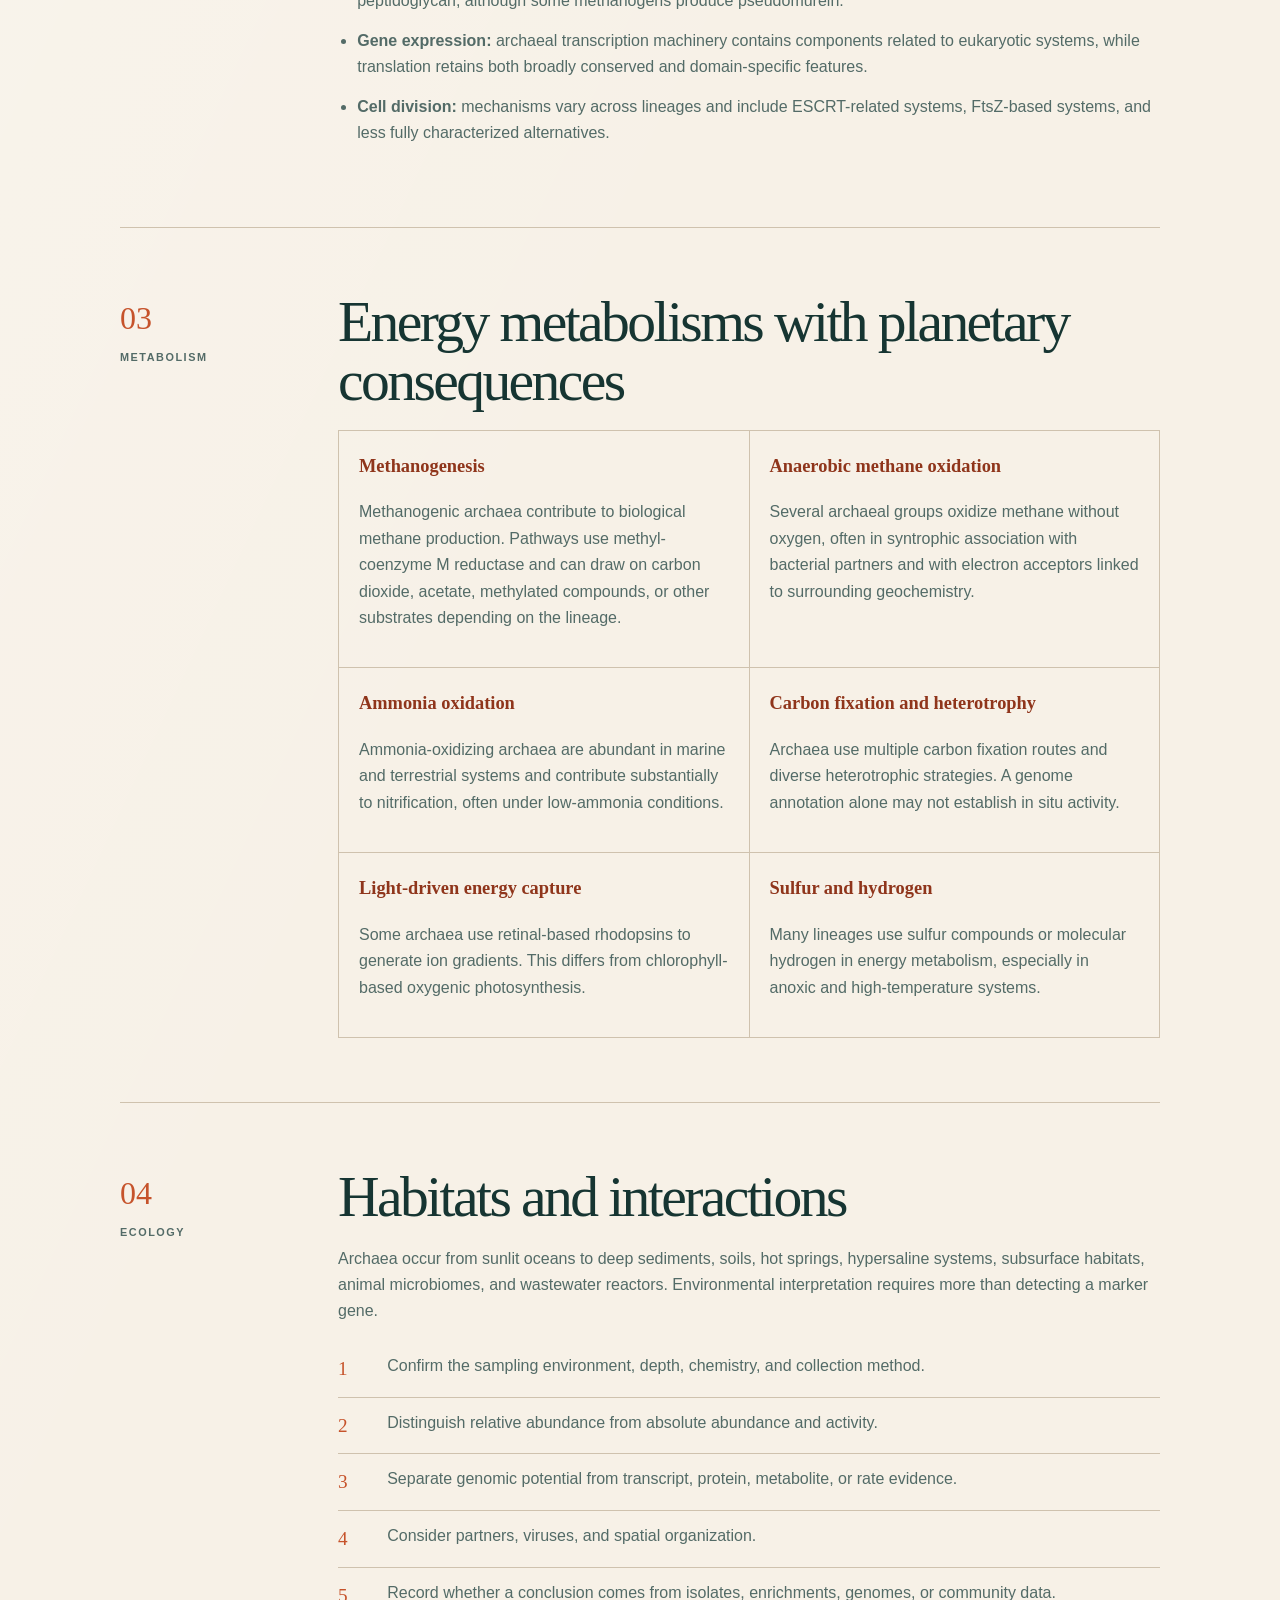
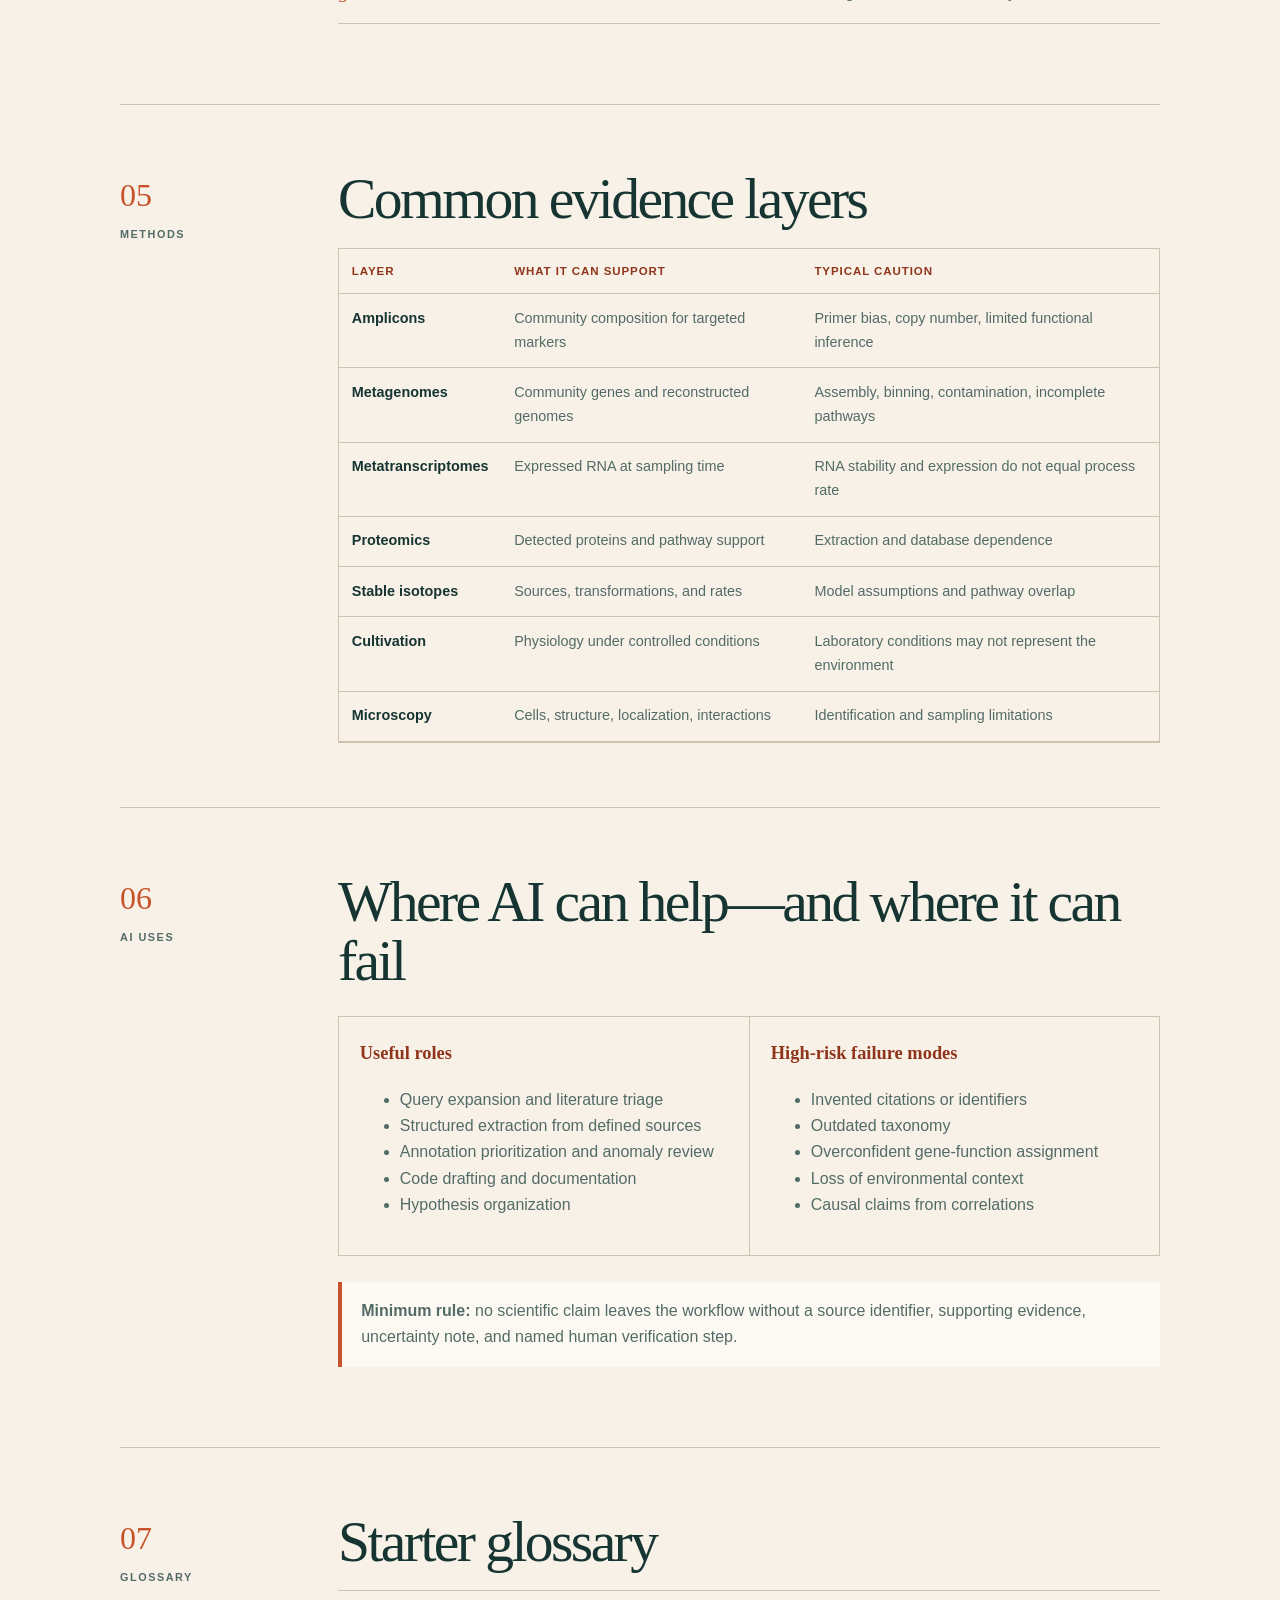
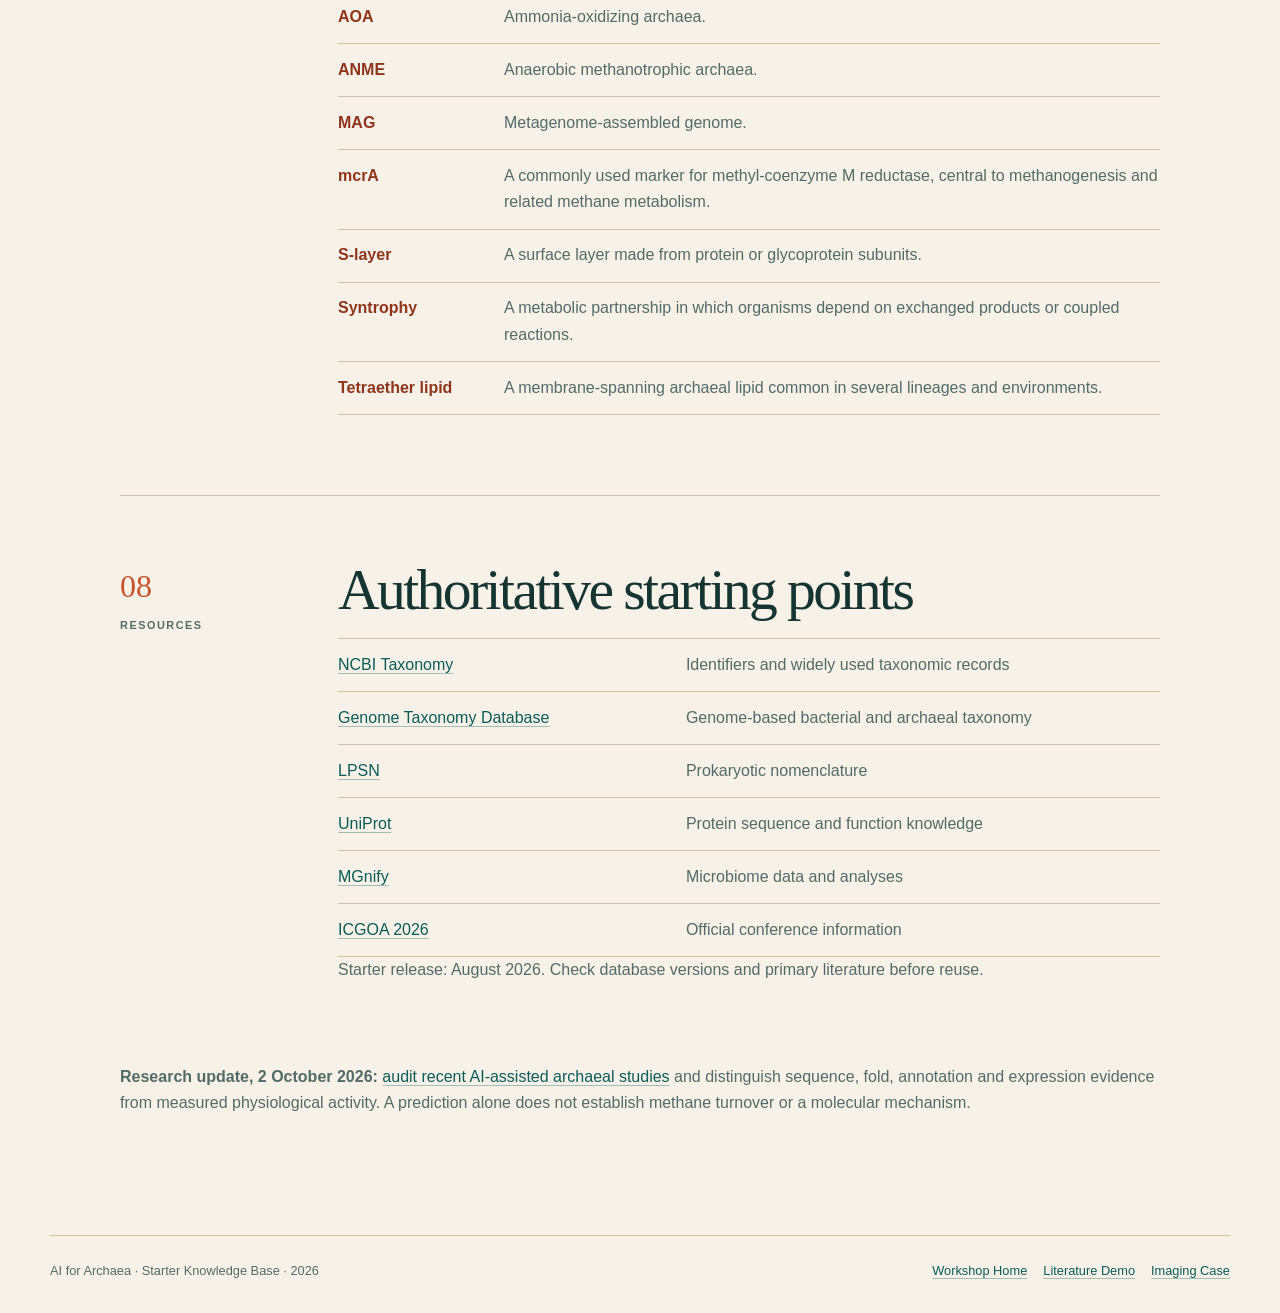
<file: knowledge-base.html>
<!doctype html>
<html lang="en">
<head>
  <meta charset="utf-8">
  <meta name="viewport" content="width=device-width, initial-scale=1">
  <meta name="description" content="A concise starter knowledge base for archaeal biology and AI-assisted research workflows.">
  <title>Archaea Starter Knowledge Base · AI for Archaea</title>
  <link rel="stylesheet" href="assets/style.css">
</head>
<body>
  <header class="site-header">
    <a class="wordmark" href="index.html">
      <span class="wordmark-mark" aria-hidden="true">A</span>
      <span>AI for Archaea</span>
    </a>
    <nav aria-label="Primary navigation">
      <a href="index.html">Workshop</a>
      <a class="current" href="knowledge-base.html">Knowledge Base</a>
      <a href="tutorial-demo.html">Literature Demo</a>
      <a href="imaging-agent-case-study.html">Imaging Case</a>
      <a href="research-updates.html">Research Evidence</a>
      <a href="https://github.com/gauss1777/icgoa_2026_ai_for_archaea_workshop">GitHub</a>
    </nav>
  </header>

  <main class="reading-page">
    <header class="page-intro">
      <p class="eyebrow">ARCHAEA STARTER KNOWLEDGE BASE</p>
      <h1>Foundations before automation</h1>
      <p class="hero-summary">A compact reference for learners entering archaeal biology from microbiology, genomics, geochemistry, or AI. It is a starting map, not a substitute for primary literature or specialist review.</p>
    </header>

    <nav class="jump-nav" aria-label="Knowledge base sections">
      <a href="#identity">Identity</a>
      <a href="#cells">Cells</a>
      <a href="#metabolism">Metabolism</a>
      <a href="#ecology">Ecology</a>
      <a href="#methods">Methods</a>
      <a href="#ai">AI Uses</a>
      <a href="#glossary">Glossary</a>
      <a href="#resources">Resources</a>
    </nav>

    <section class="kb-section" id="identity">
      <div class="kb-label"><span>01</span><p>IDENTITY</p></div>
      <div class="kb-content">
        <h2>What are Archaea?</h2>
        <p>Archaea are one of the major domains of cellular life. They are prokaryotic in cellular organization but are evolutionarily distinct from Bacteria. Many information-processing systems in Archaea, including parts of transcription and replication, share deep similarities with their eukaryotic counterparts.</p>
        <div class="fact-pair">
          <div>
            <h3>Keep</h3>
            <p>Archaea are globally distributed, metabolically diverse, and central to major biogeochemical cycles.</p>
          </div>
          <div>
            <h3>Discard</h3>
            <p>“All archaea are extremophiles.” Many thrive in ordinary marine, soil, sediment, host-associated, and engineered environments.</p>
          </div>
        </div>
        <p class="caution"><strong>Taxonomy caution:</strong> archaeal classification changes as genomes and phylogenomic methods improve. Always record the taxonomy source and release date.</p>
      </div>
    </section>

    <section class="kb-section" id="cells">
      <div class="kb-label"><span>02</span><p>CELL BIOLOGY</p></div>
      <div class="kb-content">
        <h2>Membranes, walls, and information systems</h2>
        <ul class="evidence-list">
          <li><strong>Membranes:</strong> archaeal lipids typically use ether-linked isoprenoid chains attached to glycerol-1-phosphate. Some lineages form membrane-spanning tetraether lipids.</li>
          <li><strong>Cell envelopes:</strong> many archaea use proteinaceous S-layers. Archaeal cell walls do not contain bacterial peptidoglycan, although some methanogens produce pseudomurein.</li>
          <li><strong>Gene expression:</strong> archaeal transcription machinery contains components related to eukaryotic systems, while translation retains both broadly conserved and domain-specific features.</li>
          <li><strong>Cell division:</strong> mechanisms vary across lineages and include ESCRT-related systems, FtsZ-based systems, and less fully characterized alternatives.</li>
        </ul>
      </div>
    </section>

    <section class="kb-section" id="metabolism">
      <div class="kb-label"><span>03</span><p>METABOLISM</p></div>
      <div class="kb-content">
        <h2>Energy metabolisms with planetary consequences</h2>
        <div class="term-grid">
          <article>
            <h3>Methanogenesis</h3>
            <p>Methanogenic archaea contribute to biological methane production. Pathways use methyl-coenzyme M reductase and can draw on carbon dioxide, acetate, methylated compounds, or other substrates depending on the lineage.</p>
          </article>
          <article>
            <h3>Anaerobic methane oxidation</h3>
            <p>Several archaeal groups oxidize methane without oxygen, often in syntrophic association with bacterial partners and with electron acceptors linked to surrounding geochemistry.</p>
          </article>
          <article>
            <h3>Ammonia oxidation</h3>
            <p>Ammonia-oxidizing archaea are abundant in marine and terrestrial systems and contribute substantially to nitrification, often under low-ammonia conditions.</p>
          </article>
          <article>
            <h3>Carbon fixation and heterotrophy</h3>
            <p>Archaea use multiple carbon fixation routes and diverse heterotrophic strategies. A genome annotation alone may not establish in situ activity.</p>
          </article>
          <article>
            <h3>Light-driven energy capture</h3>
            <p>Some archaea use retinal-based rhodopsins to generate ion gradients. This differs from chlorophyll-based oxygenic photosynthesis.</p>
          </article>
          <article>
            <h3>Sulfur and hydrogen</h3>
            <p>Many lineages use sulfur compounds or molecular hydrogen in energy metabolism, especially in anoxic and high-temperature systems.</p>
          </article>
        </div>
      </div>
    </section>

    <section class="kb-section" id="ecology">
      <div class="kb-label"><span>04</span><p>ECOLOGY</p></div>
      <div class="kb-content">
        <h2>Habitats and interactions</h2>
        <p>Archaea occur from sunlit oceans to deep sediments, soils, hot springs, hypersaline systems, subsurface habitats, animal microbiomes, and wastewater reactors. Environmental interpretation requires more than detecting a marker gene.</p>
        <ol class="checklist">
          <li><span>1</span>Confirm the sampling environment, depth, chemistry, and collection method.</li>
          <li><span>2</span>Distinguish relative abundance from absolute abundance and activity.</li>
          <li><span>3</span>Separate genomic potential from transcript, protein, metabolite, or rate evidence.</li>
          <li><span>4</span>Consider partners, viruses, and spatial organization.</li>
          <li><span>5</span>Record whether a conclusion comes from isolates, enrichments, genomes, or community data.</li>
        </ol>
      </div>
    </section>

    <section class="kb-section" id="methods">
      <div class="kb-label"><span>05</span><p>METHODS</p></div>
      <div class="kb-content">
        <h2>Common evidence layers</h2>
        <div class="table-scroll" role="region" aria-label="Common evidence layers table" tabindex="0">
        <table>
          <thead><tr><th>Layer</th><th>What it can support</th><th>Typical caution</th></tr></thead>
          <tbody>
            <tr><td>Amplicons</td><td>Community composition for targeted markers</td><td>Primer bias, copy number, limited functional inference</td></tr>
            <tr><td>Metagenomes</td><td>Community genes and reconstructed genomes</td><td>Assembly, binning, contamination, incomplete pathways</td></tr>
            <tr><td>Metatranscriptomes</td><td>Expressed RNA at sampling time</td><td>RNA stability and expression do not equal process rate</td></tr>
            <tr><td>Proteomics</td><td>Detected proteins and pathway support</td><td>Extraction and database dependence</td></tr>
            <tr><td>Stable isotopes</td><td>Sources, transformations, and rates</td><td>Model assumptions and pathway overlap</td></tr>
            <tr><td>Cultivation</td><td>Physiology under controlled conditions</td><td>Laboratory conditions may not represent the environment</td></tr>
            <tr><td>Microscopy</td><td>Cells, structure, localization, interactions</td><td>Identification and sampling limitations</td></tr>
          </tbody>
        </table>
        </div>
      </div>
    </section>

    <section class="kb-section" id="ai">
      <div class="kb-label"><span>06</span><p>AI USES</p></div>
      <div class="kb-content">
        <h2>Where AI can help—and where it can fail</h2>
        <div class="fact-pair">
          <div>
            <h3>Useful roles</h3>
            <ul>
              <li>Query expansion and literature triage</li>
              <li>Structured extraction from defined sources</li>
              <li>Annotation prioritization and anomaly review</li>
              <li>Code drafting and documentation</li>
              <li>Hypothesis organization</li>
            </ul>
          </div>
          <div>
            <h3>High-risk failure modes</h3>
            <ul>
              <li>Invented citations or identifiers</li>
              <li>Outdated taxonomy</li>
              <li>Overconfident gene-function assignment</li>
              <li>Loss of environmental context</li>
              <li>Causal claims from correlations</li>
            </ul>
          </div>
        </div>
        <p class="caution"><strong>Minimum rule:</strong> no scientific claim leaves the workflow without a source identifier, supporting evidence, uncertainty note, and named human verification step.</p>
      </div>
    </section>

    <section class="kb-section" id="glossary">
      <div class="kb-label"><span>07</span><p>GLOSSARY</p></div>
      <div class="kb-content">
        <h2>Starter glossary</h2>
        <dl class="glossary">
          <div><dt>AOA</dt><dd>Ammonia-oxidizing archaea.</dd></div>
          <div><dt>ANME</dt><dd>Anaerobic methanotrophic archaea.</dd></div>
          <div><dt>MAG</dt><dd>Metagenome-assembled genome.</dd></div>
          <div><dt>mcrA</dt><dd>A commonly used marker for methyl-coenzyme M reductase, central to methanogenesis and related methane metabolism.</dd></div>
          <div><dt>S-layer</dt><dd>A surface layer made from protein or glycoprotein subunits.</dd></div>
          <div><dt>Syntrophy</dt><dd>A metabolic partnership in which organisms depend on exchanged products or coupled reactions.</dd></div>
          <div><dt>Tetraether lipid</dt><dd>A membrane-spanning archaeal lipid common in several lineages and environments.</dd></div>
        </dl>
      </div>
    </section>

    <section class="kb-section" id="resources">
      <div class="kb-label"><span>08</span><p>RESOURCES</p></div>
      <div class="kb-content">
        <h2>Authoritative starting points</h2>
        <ul class="resource-list">
          <li><a href="https://www.ncbi.nlm.nih.gov/taxonomy">NCBI Taxonomy</a><span>Identifiers and widely used taxonomic records</span></li>
          <li><a href="https://gtdb.ecogenomic.org/">Genome Taxonomy Database</a><span>Genome-based bacterial and archaeal taxonomy</span></li>
          <li><a href="https://lpsn.dsmz.de/">LPSN</a><span>Prokaryotic nomenclature</span></li>
          <li><a href="https://www.uniprot.org/">UniProt</a><span>Protein sequence and function knowledge</span></li>
          <li><a href="https://www.ebi.ac.uk/metagenomics/">MGnify</a><span>Microbiome data and analyses</span></li>
          <li><a href="https://www.icgoa2026.com/">ICGOA 2026</a><span>Official conference information</span></li>
        </ul>
        <p class="revision-note">Starter release: August 2026. Check database versions and primary literature before reuse.</p>
      </div>
    </section>
    <p class="revision-note"><strong>Research update, 2 October 2026:</strong> <a href="research-updates.html">audit recent AI-assisted archaeal studies</a> and distinguish sequence, fold, annotation and expression evidence from measured physiological activity. A prediction alone does not establish methane turnover or a molecular mechanism.</p>
  </main>

  <footer>
    <p>AI for Archaea · Starter Knowledge Base · 2026</p>
    <div><a href="index.html">Workshop Home</a><a href="tutorial-demo.html">Literature Demo</a><a href="imaging-agent-case-study.html">Imaging Case</a></div>
  </footer>
</body>
</html>
</file>
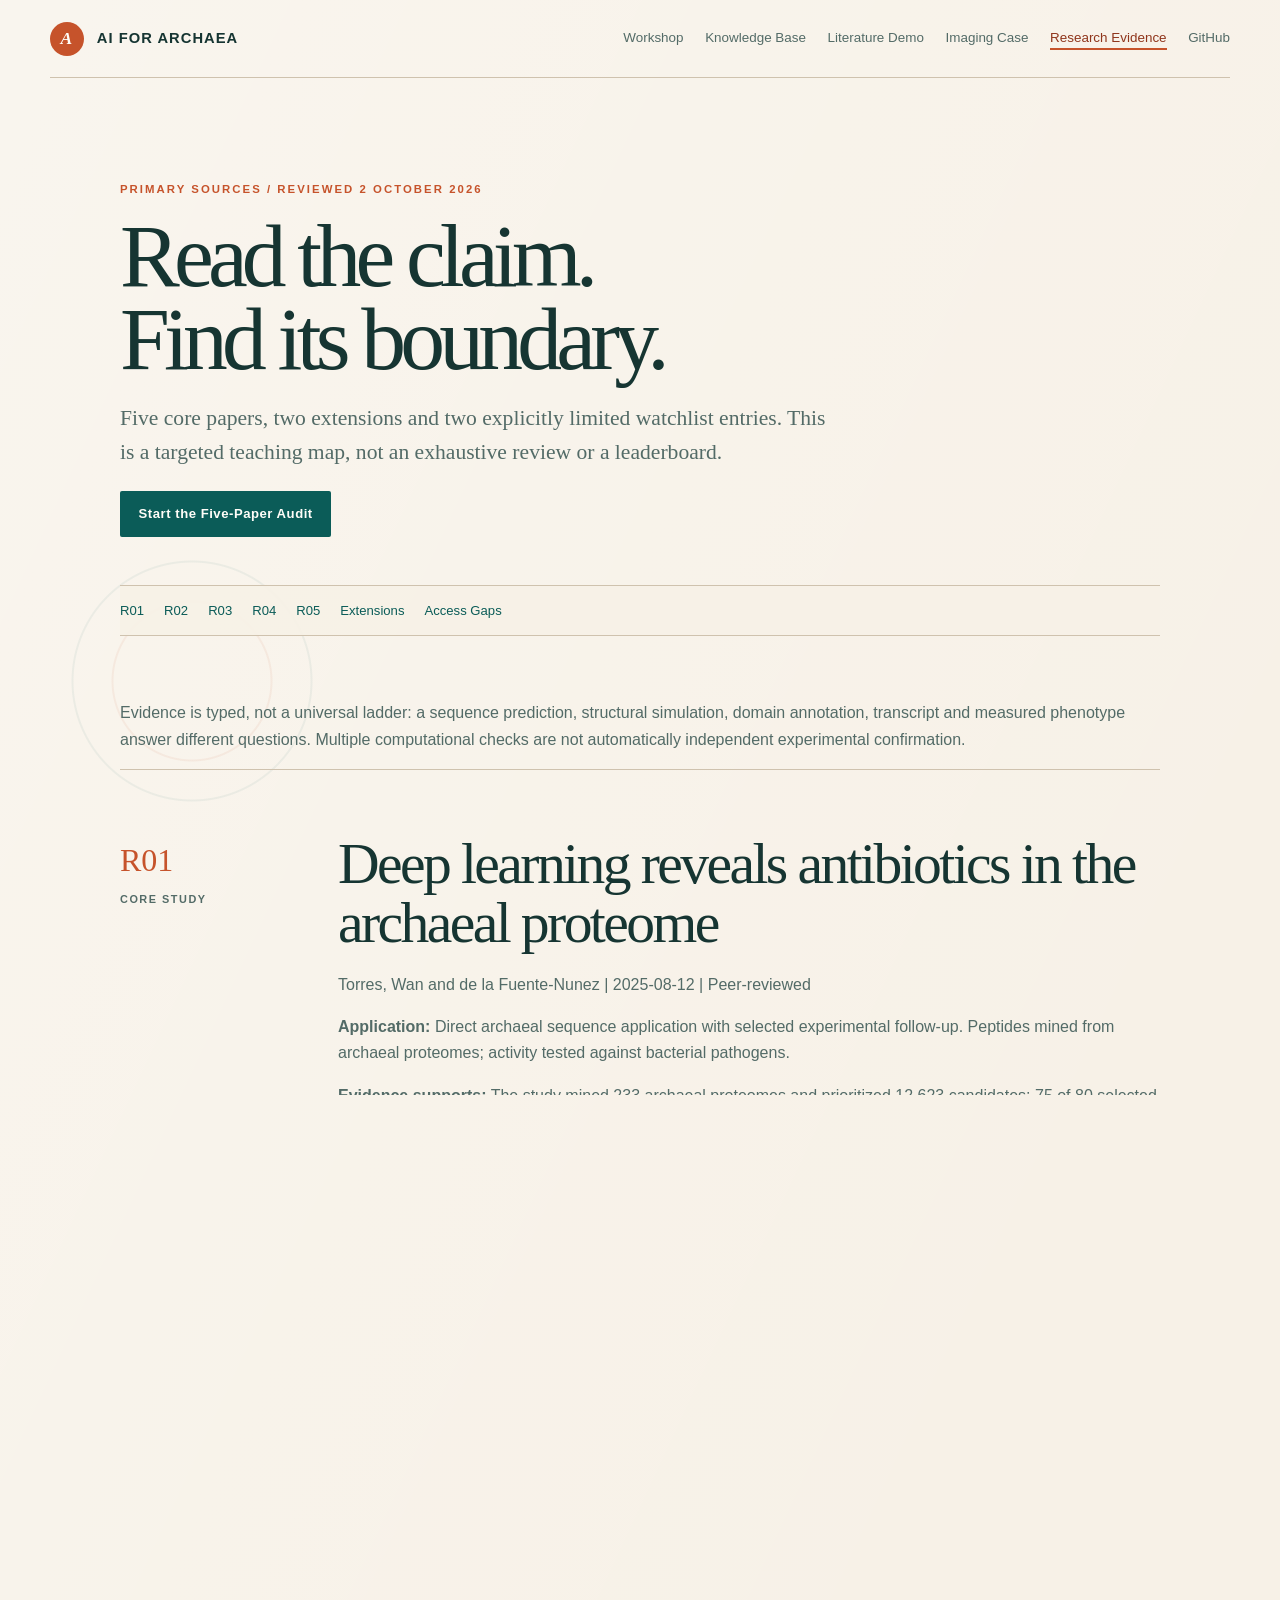
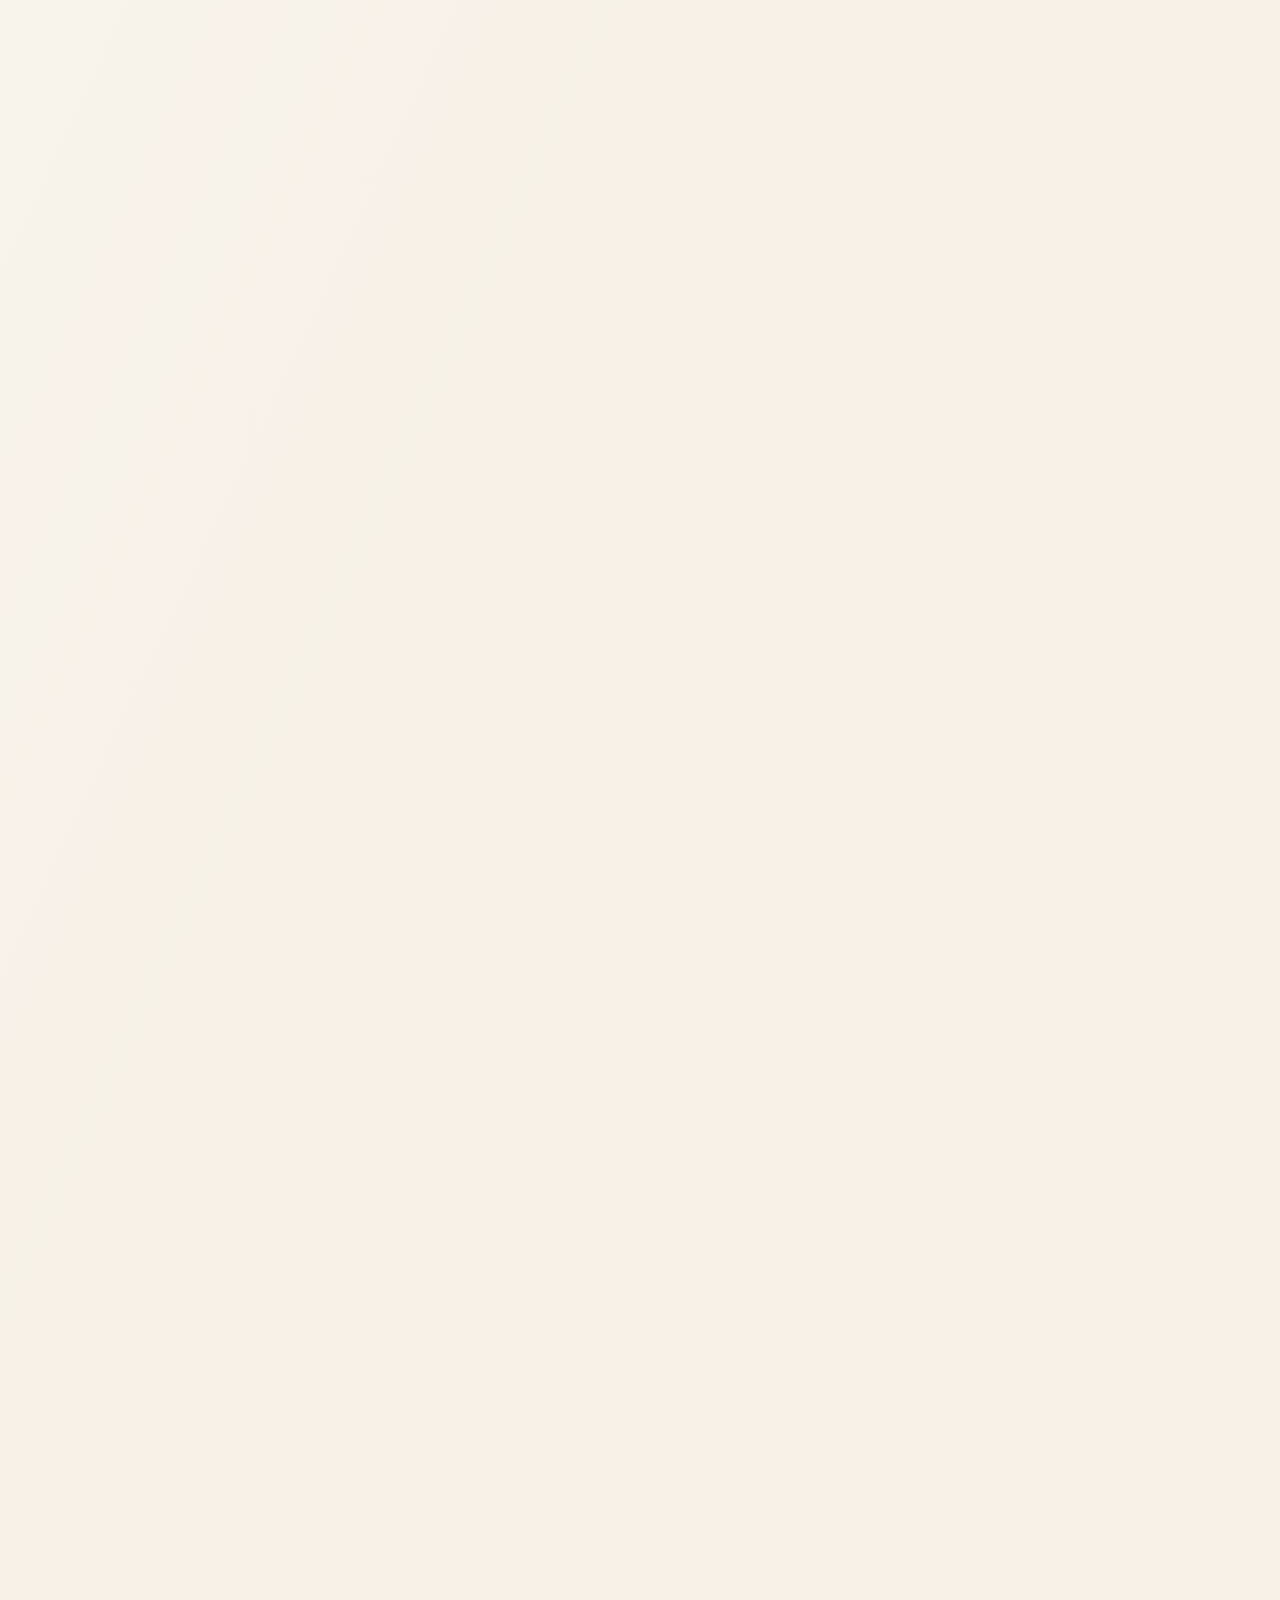
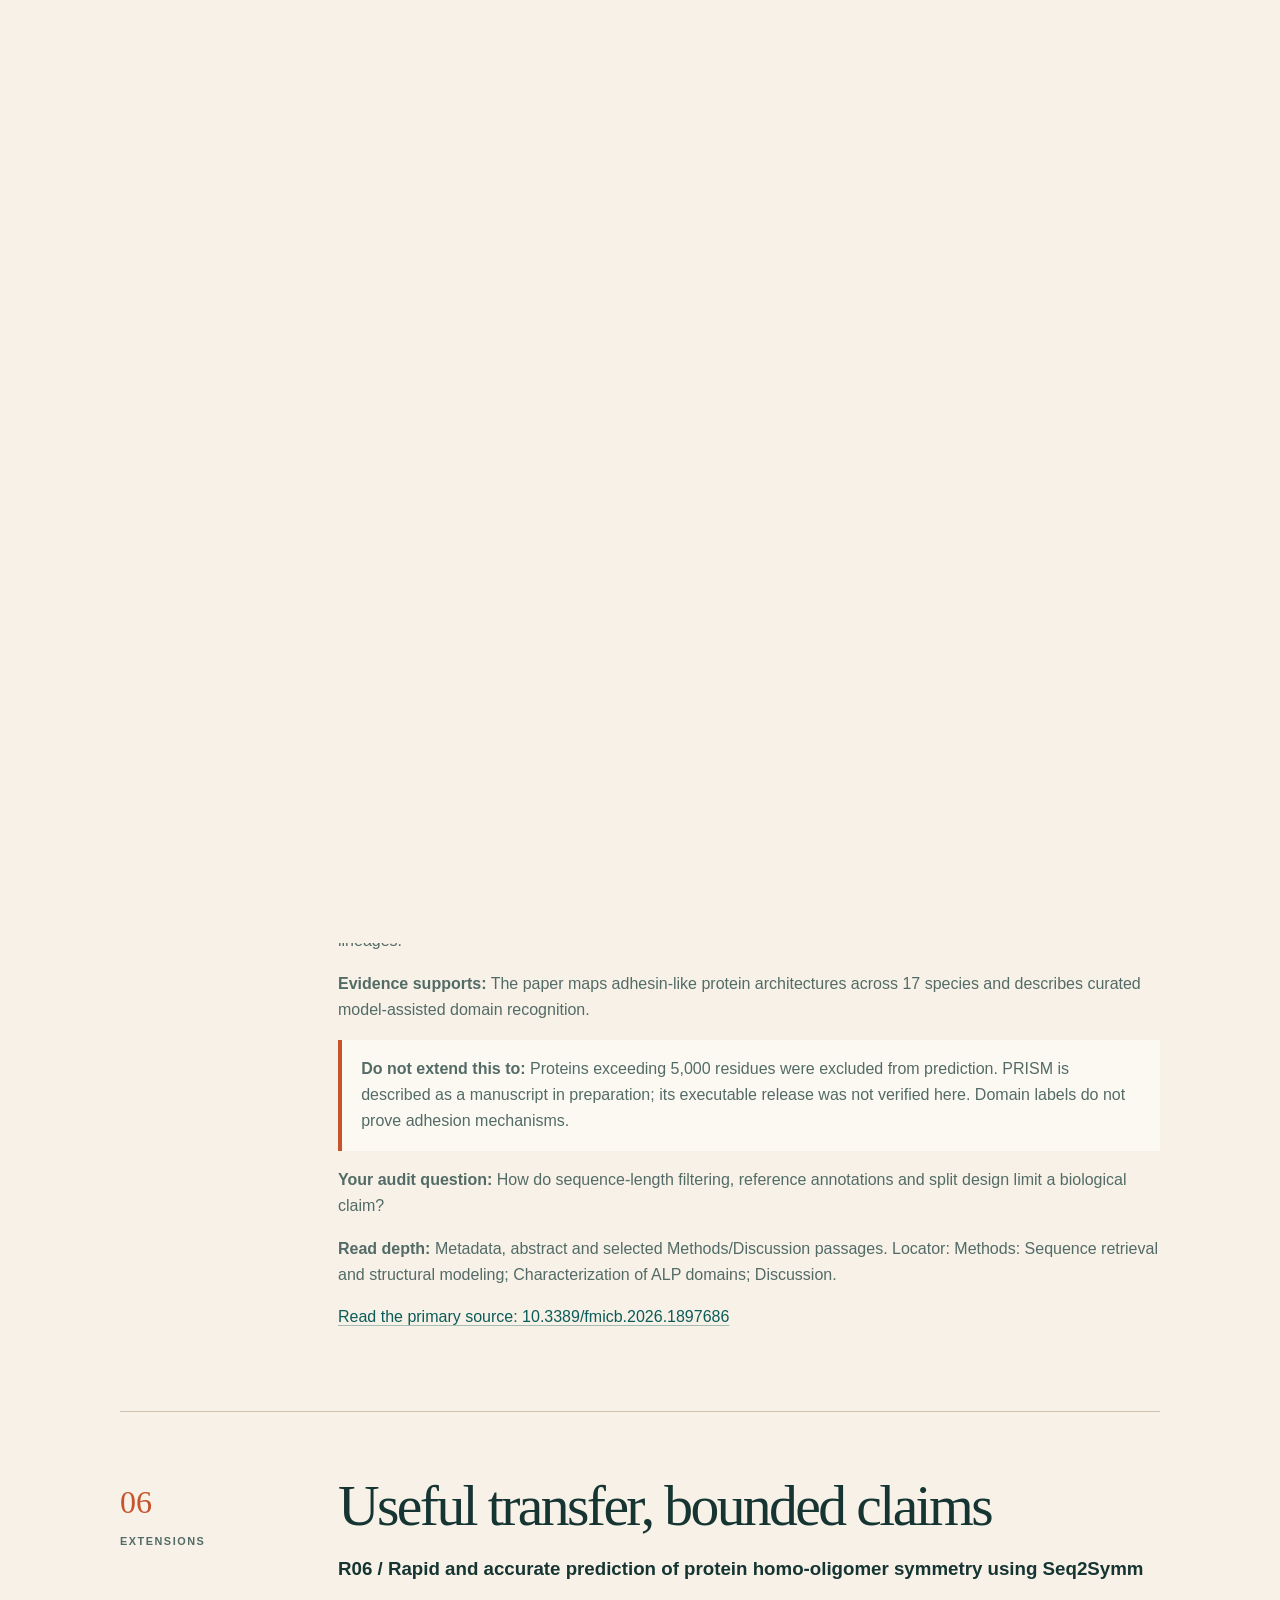
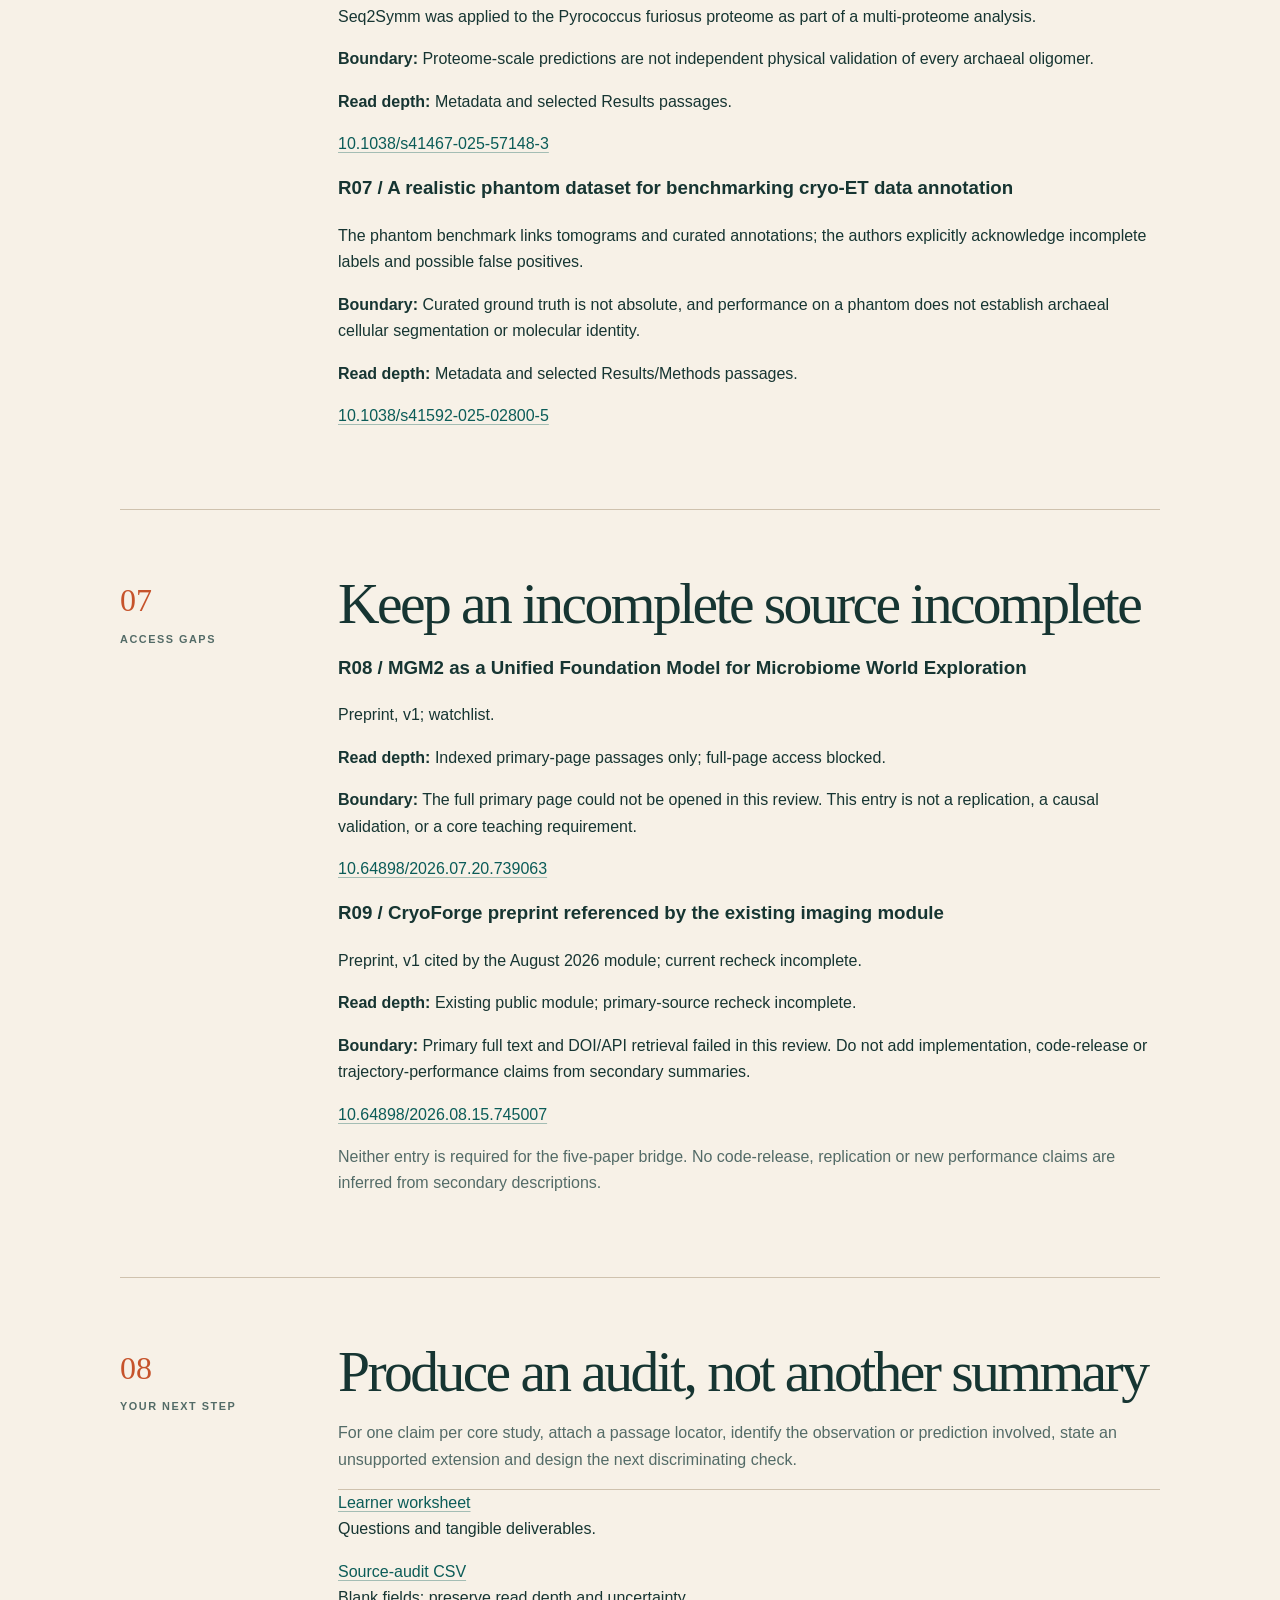
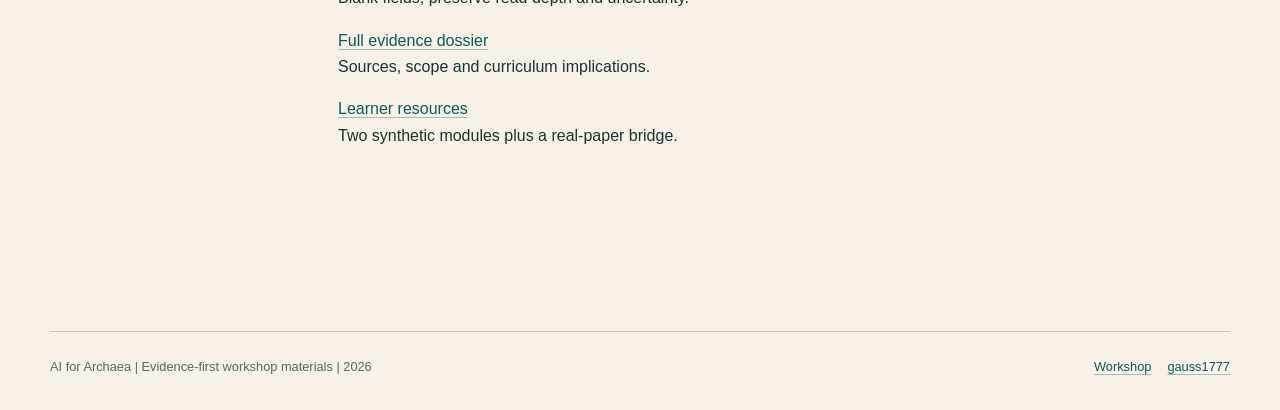
<file: research-updates.html>
<!doctype html>
<html lang="en">
<head>
  <meta charset="utf-8">
  <meta name="viewport" content="width=device-width, initial-scale=1">
  <meta name="description" content="An evidence-first reading map of AI-assisted archaeal research, reviewed on 2 October 2026.">
  <title>Research Evidence | AI for Archaea</title>
  <link rel="stylesheet" href="assets/style.css">
</head>
<body>
  <header class="site-header">
    <a class="wordmark" href="index.html"><span class="wordmark-mark" aria-hidden="true">A</span><span>AI for Archaea</span></a>
    <nav aria-label="Primary navigation">
      <a href="index.html">Workshop</a>
      <a href="knowledge-base.html">Knowledge Base</a>
      <a href="tutorial-demo.html">Literature Demo</a>
      <a href="imaging-agent-case-study.html">Imaging Case</a>
      <a class="current" href="research-updates.html">Research Evidence</a>
      <a href="https://github.com/gauss1777/icgoa_2026_ai_for_archaea_workshop">GitHub</a>
    </nav>
  </header>
  <main class="reading-page">
    <header class="page-intro">
      <p class="eyebrow">PRIMARY SOURCES / REVIEWED 2 OCTOBER 2026</p>
      <h1>Read the claim.<br>Find its boundary.</h1>
      <p class="hero-summary">Five core papers, two extensions and two explicitly limited watchlist entries. This is a targeted teaching map, not an exhaustive review or a leaderboard.</p>
      <p><a class="button primary" href="training/learner-worksheet.md">Start the Five-Paper Audit</a></p>
    </header>
    <nav class="jump-nav" aria-label="Research studies">
      <a href="#r01">R01</a>
      <a href="#r02">R02</a>
      <a href="#r03">R03</a>
      <a href="#r04">R04</a>
      <a href="#r05">R05</a>
      <a href="#extensions">Extensions</a>
      <a href="#watchlist">Access Gaps</a>
    </nav>
    <p class="revision-note">Evidence is typed, not a universal ladder: a sequence prediction, structural simulation, domain annotation, transcript and measured phenotype answer different questions. Multiple computational checks are not automatically independent experimental confirmation.</p>
    <section class="kb-section" id="r01">
      <div class="kb-label"><span>R01</span><p>CORE STUDY</p></div>
      <div class="kb-content">
        <h2>Deep learning reveals antibiotics in the archaeal proteome</h2>
        <p>Torres, Wan and de la Fuente-Nunez | 2025-08-12 | Peer-reviewed</p>
        <p><strong>Application:</strong> Direct archaeal sequence application with selected experimental follow-up. Peptides mined from archaeal proteomes; activity tested against bacterial pathogens.</p>
        <p><strong>Evidence supports:</strong> The study mined 233 archaeal proteomes and prioritized 12,623 candidates; 75 of 80 selected synthesized peptides were active against at least one tested bacterial strain.</p>
        <p class="caution"><strong>Do not extend this to:</strong> The hit rate concerns a selected test set, not all predicted candidates. Mouse-model evidence is not human clinical efficacy or proof of a natural antimicrobial role in archaea.</p>
        <p><strong>Your audit question:</strong> Which denominator does the reported hit rate use, and which claim would require a new experiment?</p>
        <p><strong>Read depth:</strong> Metadata, abstract and selected Results passages. Locator: Results: Deep-learning-guided identification; Antimicrobial activity; abstract.</p>
        <p><a href="https://www.nature.com/articles/s41564-025-02061-0">Read the primary source: 10.1038/s41564-025-02061-0</a></p>
      </div>
    </section>
    <section class="kb-section" id="r02">
      <div class="kb-label"><span>R02</span><p>CORE STUDY</p></div>
      <div class="kb-content">
        <h2>Histone diversity in the archaeal domain of life</h2>
        <p>Laursen and Luger | 2026-04-15 | Peer-reviewed | Version of record dated 2026-06-12</p>
        <p><strong>Application:</strong> Direct archaeal computational analysis. Archaeal histone sequence diversity across GTDB release 220.</p>
        <p><strong>Evidence supports:</strong> The study combines archaeal histone clustering with structural predictions and simulations; some predicted nucleosome-like arrangements are unstable in simulations.</p>
        <p class="caution"><strong>Do not extend this to:</strong> Prediction plus simulation is still computational evidence. It does not establish how the proposed assemblies organize DNA in living archaeal cells.</p>
        <p><strong>Your audit question:</strong> Are two computational analyses independent experimental confirmation? What biological observation is still missing?</p>
        <p><strong>Read depth:</strong> Metadata and selected Results, Discussion and Methods passages. Locator: Results: structural prediction; Fig. 5; Discussion; Methods: Structural prediction.</p>
        <p><a href="https://www.nature.com/articles/s41467-026-71849-3">Read the primary source: 10.1038/s41467-026-71849-3</a></p>
      </div>
    </section>
    <section class="kb-section" id="r03">
      <div class="kb-label"><span>R03</span><p>CORE STUDY</p></div>
      <div class="kb-content">
        <h2>Genome modelling and design across all domains of life with Evo 2</h2>
        <p>Brixi and colleagues | 2026-03-04 | Peer-reviewed</p>
        <p><strong>Application:</strong> General model with a reported archaeal evaluation component. Multi-domain genomic data, including archaeal gene-essentiality benchmarks.</p>
        <p><strong>Evidence supports:</strong> The paper reports zero-shot gene-essentiality predictions evaluated against experimental labels across bacterial, archaeal and phage species.</p>
        <p class="caution"><strong>Do not extend this to:</strong> An archaeal benchmark is more than training-set inclusion, but it is not evidence that generated archaeal genomes are viable or that every lineage and task generalizes.</p>
        <p><strong>Your audit question:</strong> Which evidence supports an archaeal prediction task, and which broader design claim remains unsupported?</p>
        <p><strong>Read depth:</strong> Metadata, selected Results and figure-caption passages. Locator: Fig. 2j; gene-essentiality Results paragraph; Extended Data Fig. 3h.</p>
        <p><a href="https://www.nature.com/articles/s41586-026-10176-5">Read the primary source: 10.1038/s41586-026-10176-5</a></p>
      </div>
    </section>
    <section class="kb-section" id="r04">
      <div class="kb-label"><span>R04</span><p>CORE STUDY</p></div>
      <div class="kb-content">
        <h2>Jumbo circular extrachromosomal elements of methane-oxidizing archaea with variably extensive metabolic and defense gene repertoires</h2>
        <p>Shi and colleagues | 2026 | Peer-reviewed</p>
        <p><strong>Application:</strong> AI-assisted archaeal annotation within an integrated biological study. Methanoperedens and associated extrachromosomal elements.</p>
        <p><strong>Evidence supports:</strong> The study combines genomic and expression evidence for archaeal extrachromosomal elements and deposits custom ColabFold/AlphaFold3 models alongside its data.</p>
        <p class="caution"><strong>Do not extend this to:</strong> A predicted fold, a transcribed gene and a measured metabolic effect are different evidence objects; do not infer a change in methane turnover from a model alone.</p>
        <p><strong>Your audit question:</strong> What establishes host association, and what additional evidence would establish an encoded gene's physiological effect?</p>
        <p><strong>Read depth:</strong> Selected primary HTML passages and PDF abstract/data-availability passages. Locator: Abstract; Results: ECE-host association; Data availability.</p>
        <p><a href="https://www.nature.com/articles/s41467-026-74423-z">Read the primary source: 10.1038/s41467-026-74423-z</a> | <a href="https://www.nature.com/articles/s41467-026-74423-z.pdf">Publisher PDF</a></p>
      </div>
    </section>
    <section class="kb-section" id="r05">
      <div class="kb-label"><span>R05</span><p>CORE STUDY</p></div>
      <div class="kb-content">
        <h2>Comparative analysis of adhesin-like proteins from Methanobacteriales species</h2>
        <p>Tan, Gupta, Er and Seedorf | 2026-09-29 | Peer-reviewed</p>
        <p><strong>Application:</strong> Direct archaeal structural-domain annotation. Methanobacteriales, including intestinal and rumen lineages.</p>
        <p><strong>Evidence supports:</strong> The paper maps adhesin-like protein architectures across 17 species and describes curated model-assisted domain recognition.</p>
        <p class="caution"><strong>Do not extend this to:</strong> Proteins exceeding 5,000 residues were excluded from prediction. PRISM is described as a manuscript in preparation; its executable release was not verified here. Domain labels do not prove adhesion mechanisms.</p>
        <p><strong>Your audit question:</strong> How do sequence-length filtering, reference annotations and split design limit a biological claim?</p>
        <p><strong>Read depth:</strong> Metadata, abstract and selected Methods/Discussion passages. Locator: Methods: Sequence retrieval and structural modeling; Characterization of ALP domains; Discussion.</p>
        <p><a href="https://www.frontiersin.org/journals/microbiology/articles/10.3389/fmicb.2026.1897686/full">Read the primary source: 10.3389/fmicb.2026.1897686</a></p>
      </div>
    </section>
    <section class="kb-section" id="extensions">
      <div class="kb-label"><span>06</span><p>EXTENSIONS</p></div>
      <div class="kb-content">
        <h2>Useful transfer, bounded claims</h2>
        <article><h3>R06 / Rapid and accurate prediction of protein homo-oligomer symmetry using Seq2Symm</h3><p>Seq2Symm was applied to the Pyrococcus furiosus proteome as part of a multi-proteome analysis.</p><p><strong>Boundary:</strong> Proteome-scale predictions are not independent physical validation of every archaeal oligomer.</p><p><strong>Read depth:</strong> Metadata and selected Results passages.</p><p><a href="https://www.nature.com/articles/s41467-025-57148-3">10.1038/s41467-025-57148-3</a></p></article>
        <article><h3>R07 / A realistic phantom dataset for benchmarking cryo-ET data annotation</h3><p>The phantom benchmark links tomograms and curated annotations; the authors explicitly acknowledge incomplete labels and possible false positives.</p><p><strong>Boundary:</strong> Curated ground truth is not absolute, and performance on a phantom does not establish archaeal cellular segmentation or molecular identity.</p><p><strong>Read depth:</strong> Metadata and selected Results/Methods passages.</p><p><a href="https://www.nature.com/articles/s41592-025-02800-5">10.1038/s41592-025-02800-5</a></p></article>
      </div>
    </section>
    <section class="kb-section" id="watchlist">
      <div class="kb-label"><span>07</span><p>ACCESS GAPS</p></div>
      <div class="kb-content">
        <h2>Keep an incomplete source incomplete</h2>
        <article><h3>R08 / MGM2 as a Unified Foundation Model for Microbiome World Exploration</h3><p>Preprint, v1; watchlist.</p><p><strong>Read depth:</strong> Indexed primary-page passages only; full-page access blocked.</p><p><strong>Boundary:</strong> The full primary page could not be opened in this review. This entry is not a replication, a causal validation, or a core teaching requirement.</p><p><a href="https://www.biorxiv.org/content/10.64898/2026.07.20.739063v1.full">10.64898/2026.07.20.739063</a></p></article>
        <article><h3>R09 / CryoForge preprint referenced by the existing imaging module</h3><p>Preprint, v1 cited by the August 2026 module; current recheck incomplete.</p><p><strong>Read depth:</strong> Existing public module; primary-source recheck incomplete.</p><p><strong>Boundary:</strong> Primary full text and DOI/API retrieval failed in this review. Do not add implementation, code-release or trajectory-performance claims from secondary summaries.</p><p><a href="https://doi.org/10.64898/2026.08.15.745007">10.64898/2026.08.15.745007</a></p></article>
        <p>Neither entry is required for the five-paper bridge. No code-release, replication or new performance claims are inferred from secondary descriptions.</p>
      </div>
    </section>
    <section class="kb-section">
      <div class="kb-label"><span>08</span><p>YOUR NEXT STEP</p></div>
      <div class="kb-content">
        <h2>Produce an audit, not another summary</h2>
        <p>For one claim per core study, attach a passage locator, identify the observation or prediction involved, state an unsupported extension and design the next discriminating check.</p>
        <div class="resource-list">
          <a href="training/learner-worksheet.md">Learner worksheet</a><p>Questions and tangible deliverables.</p>
          <a href="training/source-audit-template.csv">Source-audit CSV</a><p>Blank fields; preserve read depth and uncertainty.</p>
          <a href="resources/research-evidence.md">Full evidence dossier</a><p>Sources, scope and curriculum implications.</p>
          <a href="training/README.md">Learner resources</a><p>Two synthetic modules plus a real-paper bridge.</p>
        </div>
      </div>
    </section>
  </main>
  <footer><p>AI for Archaea | Evidence-first workshop materials | 2026</p><div><a href="index.html">Workshop</a><a href="https://github.com/gauss1777">gauss1777</a></div></footer>
</body>
</html>
</file>
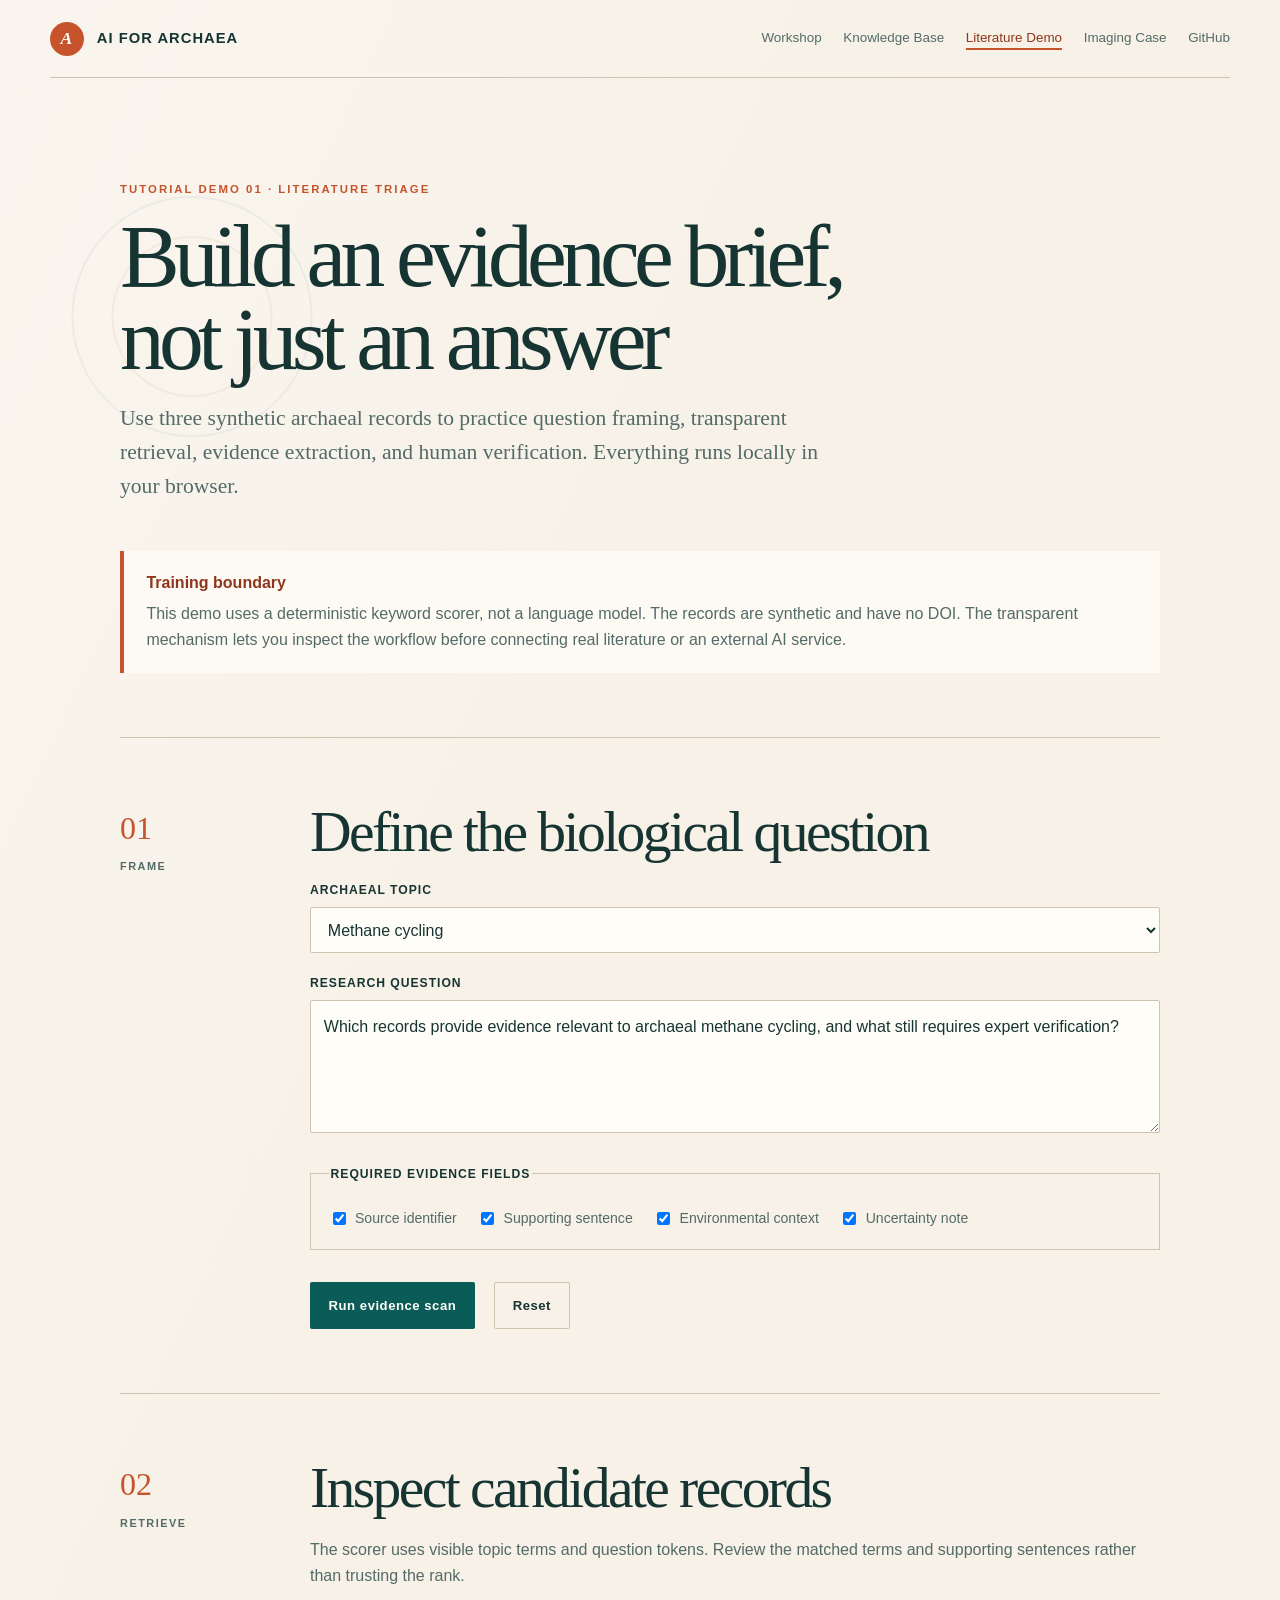
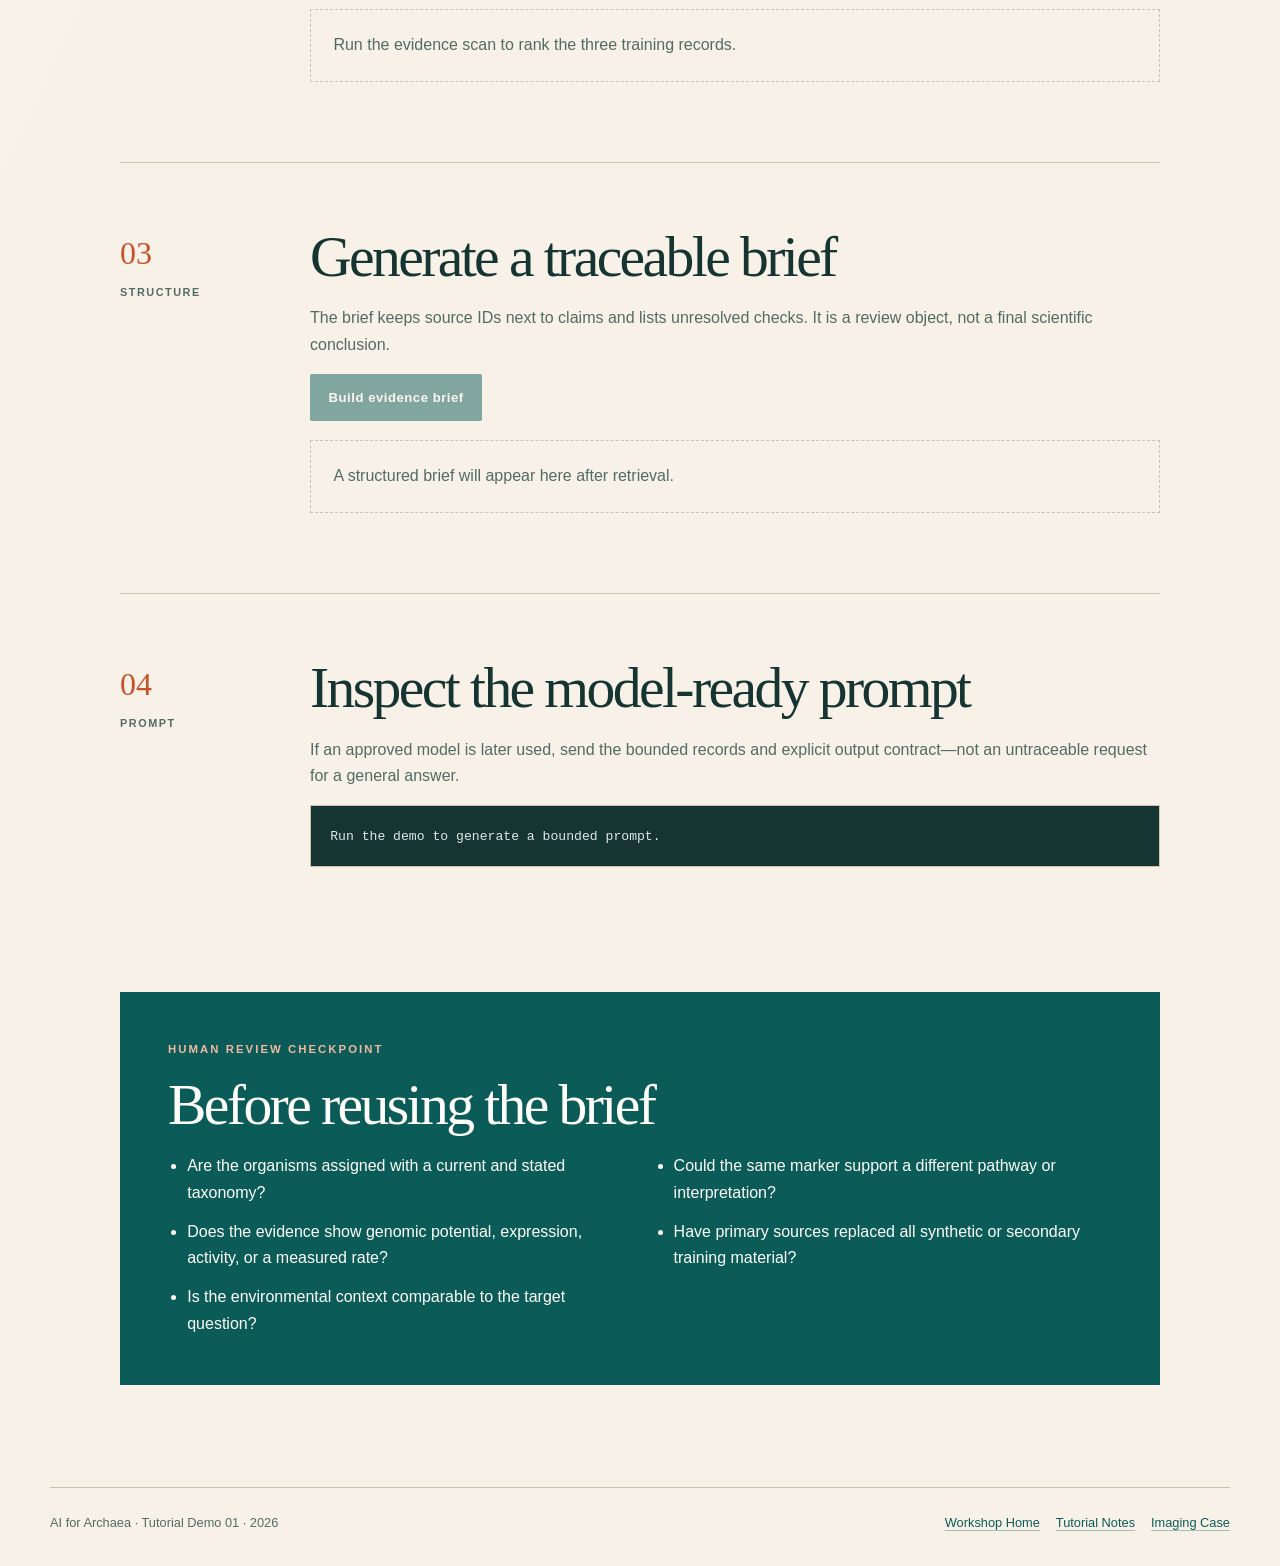
<file: tutorial-demo.html>
<!doctype html>
<html lang="en">
<head>
  <meta charset="utf-8">
  <meta name="viewport" content="width=device-width, initial-scale=1">
  <meta name="description" content="Interactive evidence-first AI tutorial for archaeal literature triage.">
  <title>Tutorial Demo 01 · AI for Archaea</title>
  <link rel="stylesheet" href="assets/style.css">
  <script src="assets/tutorial.js" defer></script>
</head>
<body>
  <header class="site-header">
    <a class="wordmark" href="index.html">
      <span class="wordmark-mark" aria-hidden="true">A</span>
      <span>AI for Archaea</span>
    </a>
    <nav aria-label="Primary navigation">
      <a href="index.html">Workshop</a>
      <a href="knowledge-base.html">Knowledge Base</a>
      <a class="current" href="tutorial-demo.html">Literature Demo</a>
      <a href="imaging-agent-case-study.html">Imaging Case</a>
      <a href="https://github.com/gauss1777/icgoa_2026_ai_for_archaea_workshop">GitHub</a>
    </nav>
  </header>

  <main class="demo-page">
    <header class="page-intro">
      <p class="eyebrow">TUTORIAL DEMO 01 · LITERATURE TRIAGE</p>
      <h1>Build an evidence brief,<br>not just an answer</h1>
      <p class="hero-summary">Use three synthetic archaeal records to practice question framing, transparent retrieval, evidence extraction, and human verification. Everything runs locally in your browser.</p>
    </header>

    <div class="demo-disclosure">
      <strong>Training boundary</strong>
      <p>This demo uses a deterministic keyword scorer, not a language model. The records are synthetic and have no DOI. The transparent mechanism lets you inspect the workflow before connecting real literature or an external AI service.</p>
    </div>

    <section class="demo-step" aria-labelledby="step-one-title">
      <div class="step-marker"><span>01</span><p>FRAME</p></div>
      <div>
        <h2 id="step-one-title">Define the biological question</h2>
        <label for="topic">Archaeal topic</label>
        <select id="topic">
          <option value="methane">Methane cycling</option>
          <option value="ammonia">Ammonia oxidation</option>
          <option value="virus">Virus–host interactions</option>
        </select>

        <label for="question">Research question</label>
        <textarea id="question" rows="4">Which records provide evidence relevant to archaeal methane cycling, and what still requires expert verification?</textarea>

        <fieldset>
          <legend>Required evidence fields</legend>
          <label class="check-option"><input type="checkbox" value="source" checked> Source identifier</label>
          <label class="check-option"><input type="checkbox" value="sentence" checked> Supporting sentence</label>
          <label class="check-option"><input type="checkbox" value="context" checked> Environmental context</label>
          <label class="check-option"><input type="checkbox" value="uncertainty" checked> Uncertainty note</label>
        </fieldset>

        <div class="demo-actions">
          <button class="button primary" id="run-scan" type="button">Run evidence scan</button>
          <button class="button secondary" id="reset-demo" type="button">Reset</button>
        </div>
      </div>
    </section>

    <section class="demo-step" aria-labelledby="step-two-title">
      <div class="step-marker"><span>02</span><p>RETRIEVE</p></div>
      <div>
        <h2 id="step-two-title">Inspect candidate records</h2>
        <p class="step-help">The scorer uses visible topic terms and question tokens. Review the matched terms and supporting sentences rather than trusting the rank.</p>
        <div id="results" class="results" aria-live="polite">
          <p class="empty-state">Run the evidence scan to rank the three training records.</p>
        </div>
      </div>
    </section>

    <section class="demo-step" aria-labelledby="step-three-title">
      <div class="step-marker"><span>03</span><p>STRUCTURE</p></div>
      <div>
        <h2 id="step-three-title">Generate a traceable brief</h2>
        <p class="step-help">The brief keeps source IDs next to claims and lists unresolved checks. It is a review object, not a final scientific conclusion.</p>
        <button class="button primary" id="build-brief" type="button" disabled>Build evidence brief</button>
        <div id="brief" class="brief-output" aria-live="polite">
          <p class="empty-state">A structured brief will appear here after retrieval.</p>
        </div>
      </div>
    </section>

    <section class="demo-step" aria-labelledby="step-four-title">
      <div class="step-marker"><span>04</span><p>PROMPT</p></div>
      <div>
        <h2 id="step-four-title">Inspect the model-ready prompt</h2>
        <p class="step-help">If an approved model is later used, send the bounded records and explicit output contract—not an untraceable request for a general answer.</p>
        <pre id="prompt-preview" class="prompt-preview">Run the demo to generate a bounded prompt.</pre>
      </div>
    </section>

    <section class="reflection">
      <p class="section-number">HUMAN REVIEW CHECKPOINT</p>
      <h2>Before reusing the brief</h2>
      <ul>
        <li>Are the organisms assigned with a current and stated taxonomy?</li>
        <li>Does the evidence show genomic potential, expression, activity, or a measured rate?</li>
        <li>Is the environmental context comparable to the target question?</li>
        <li>Could the same marker support a different pathway or interpretation?</li>
        <li>Have primary sources replaced all synthetic or secondary training material?</li>
      </ul>
    </section>
  </main>

  <footer>
    <p>AI for Archaea · Tutorial Demo 01 · 2026</p>
    <div><a href="index.html">Workshop Home</a><a href="tutorials/demo-01-literature-triage/README.md">Tutorial Notes</a><a href="imaging-agent-case-study.html">Imaging Case</a></div>
  </footer>
</body>
</html>
</file>
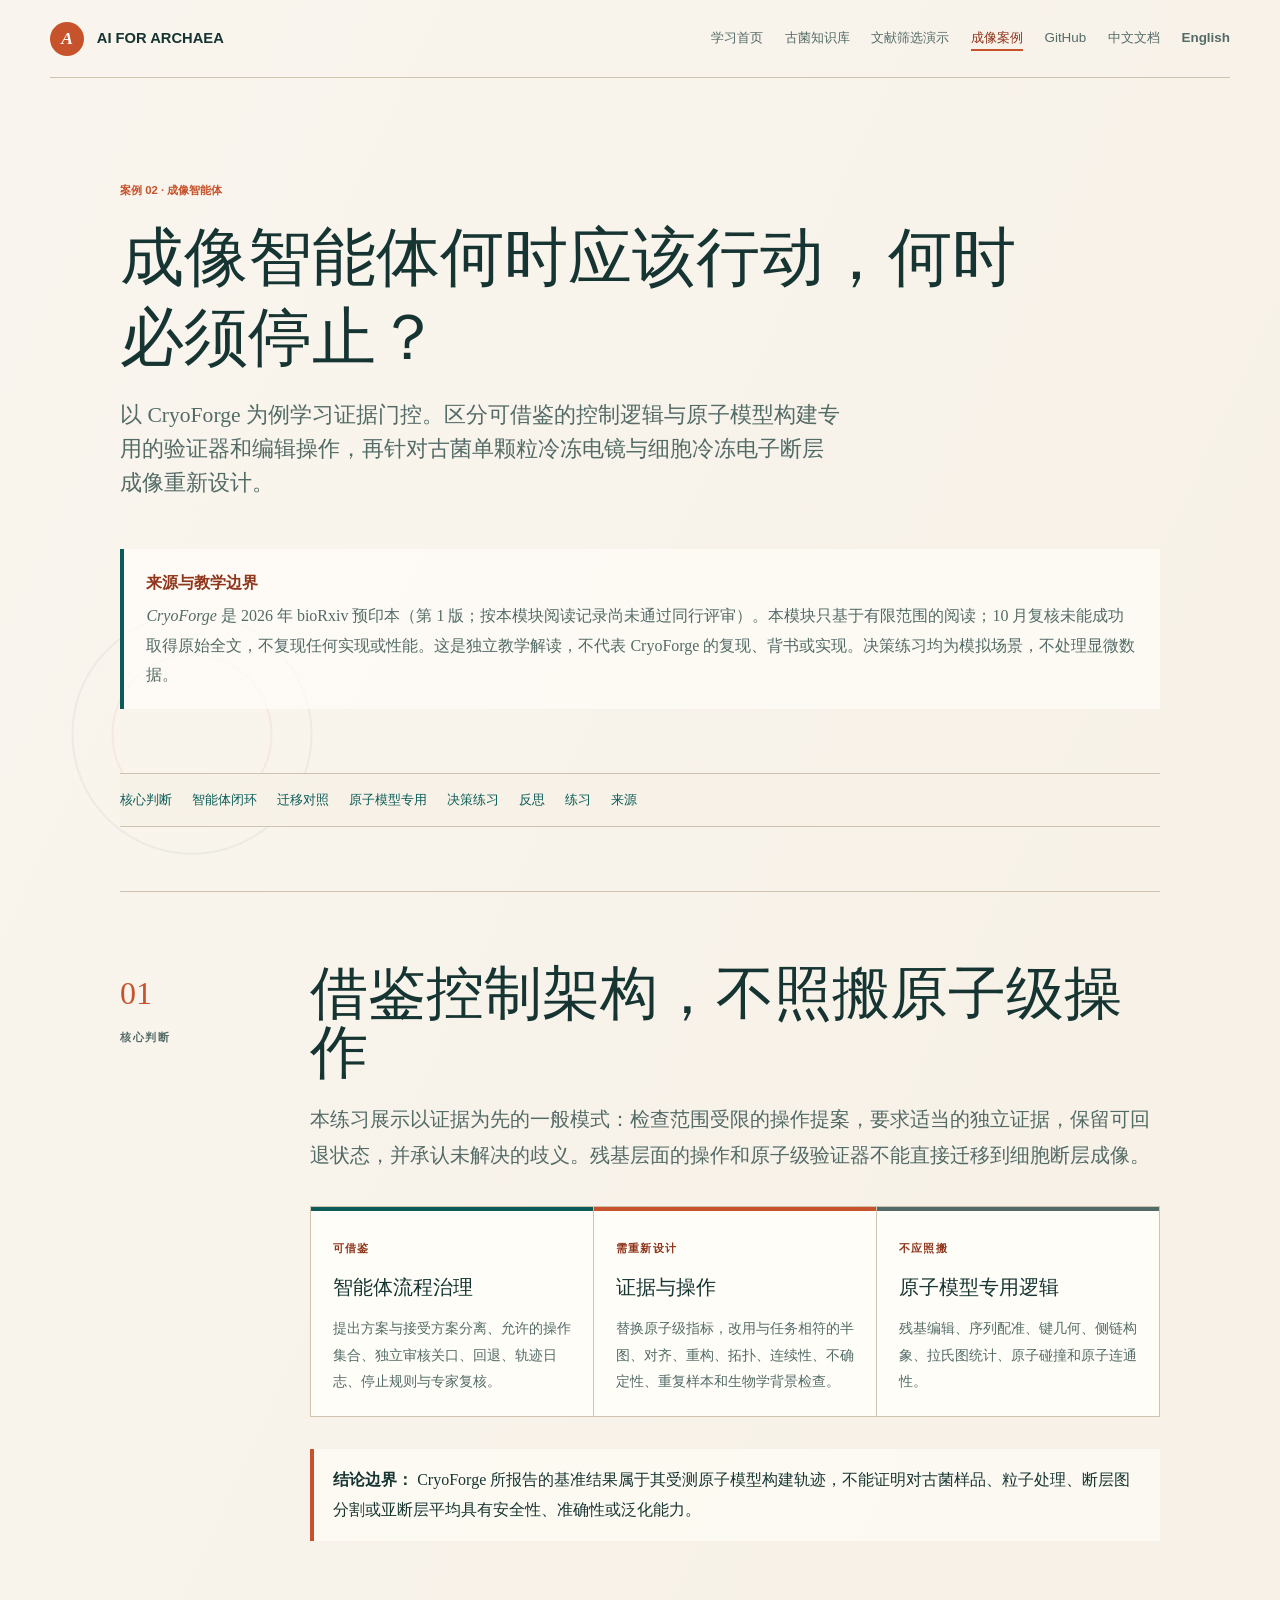
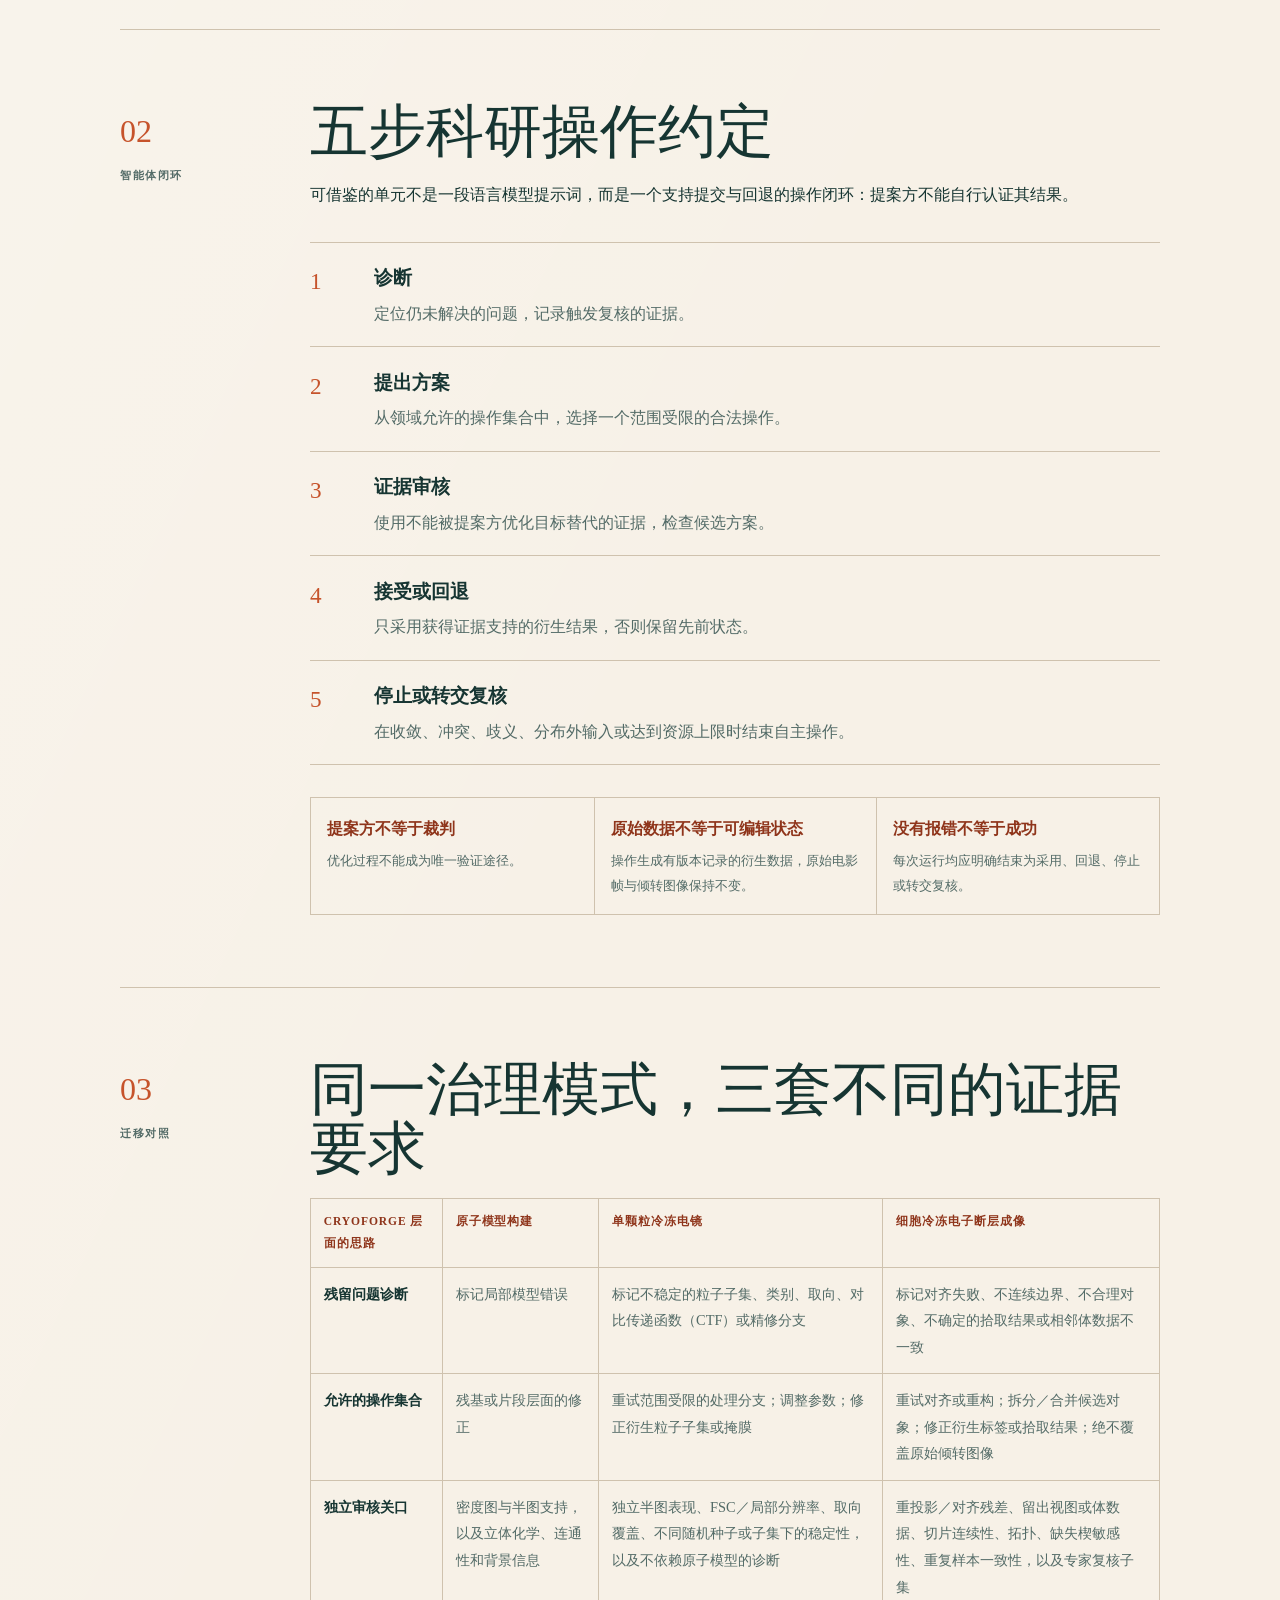
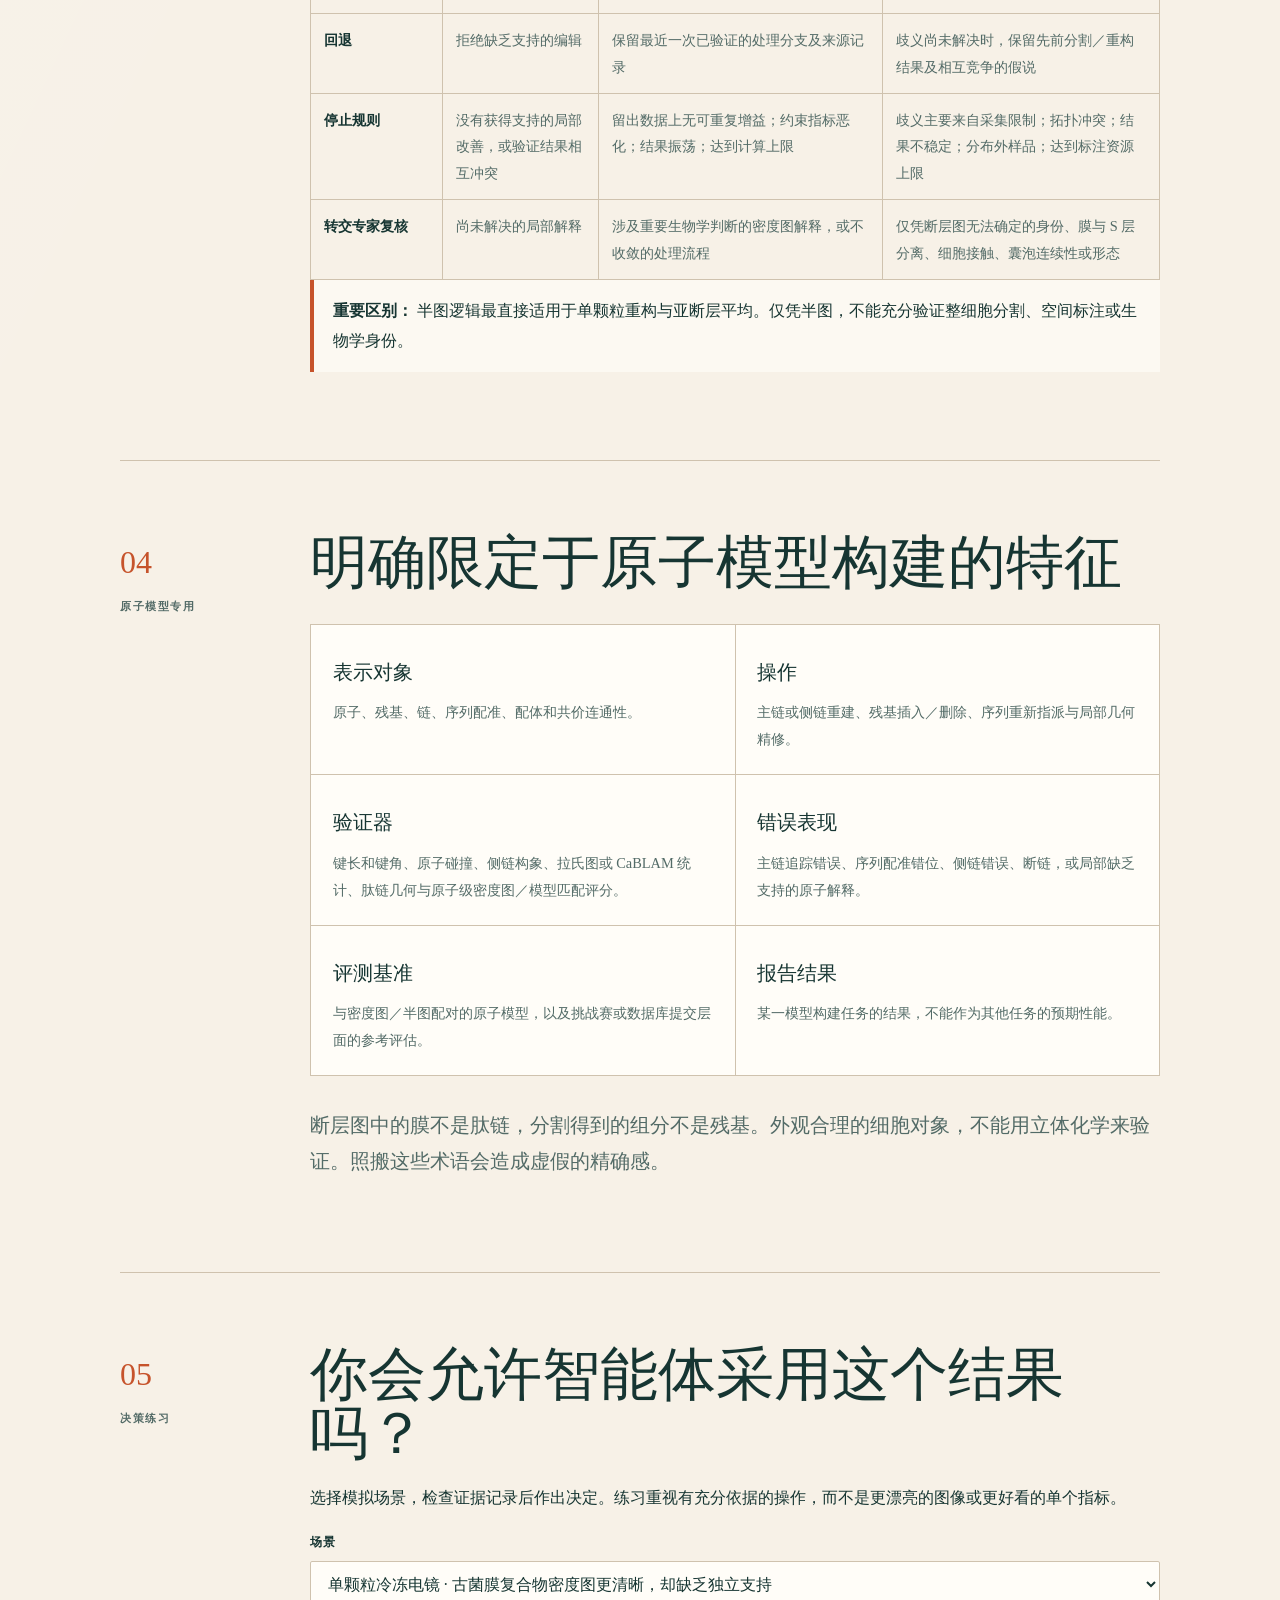
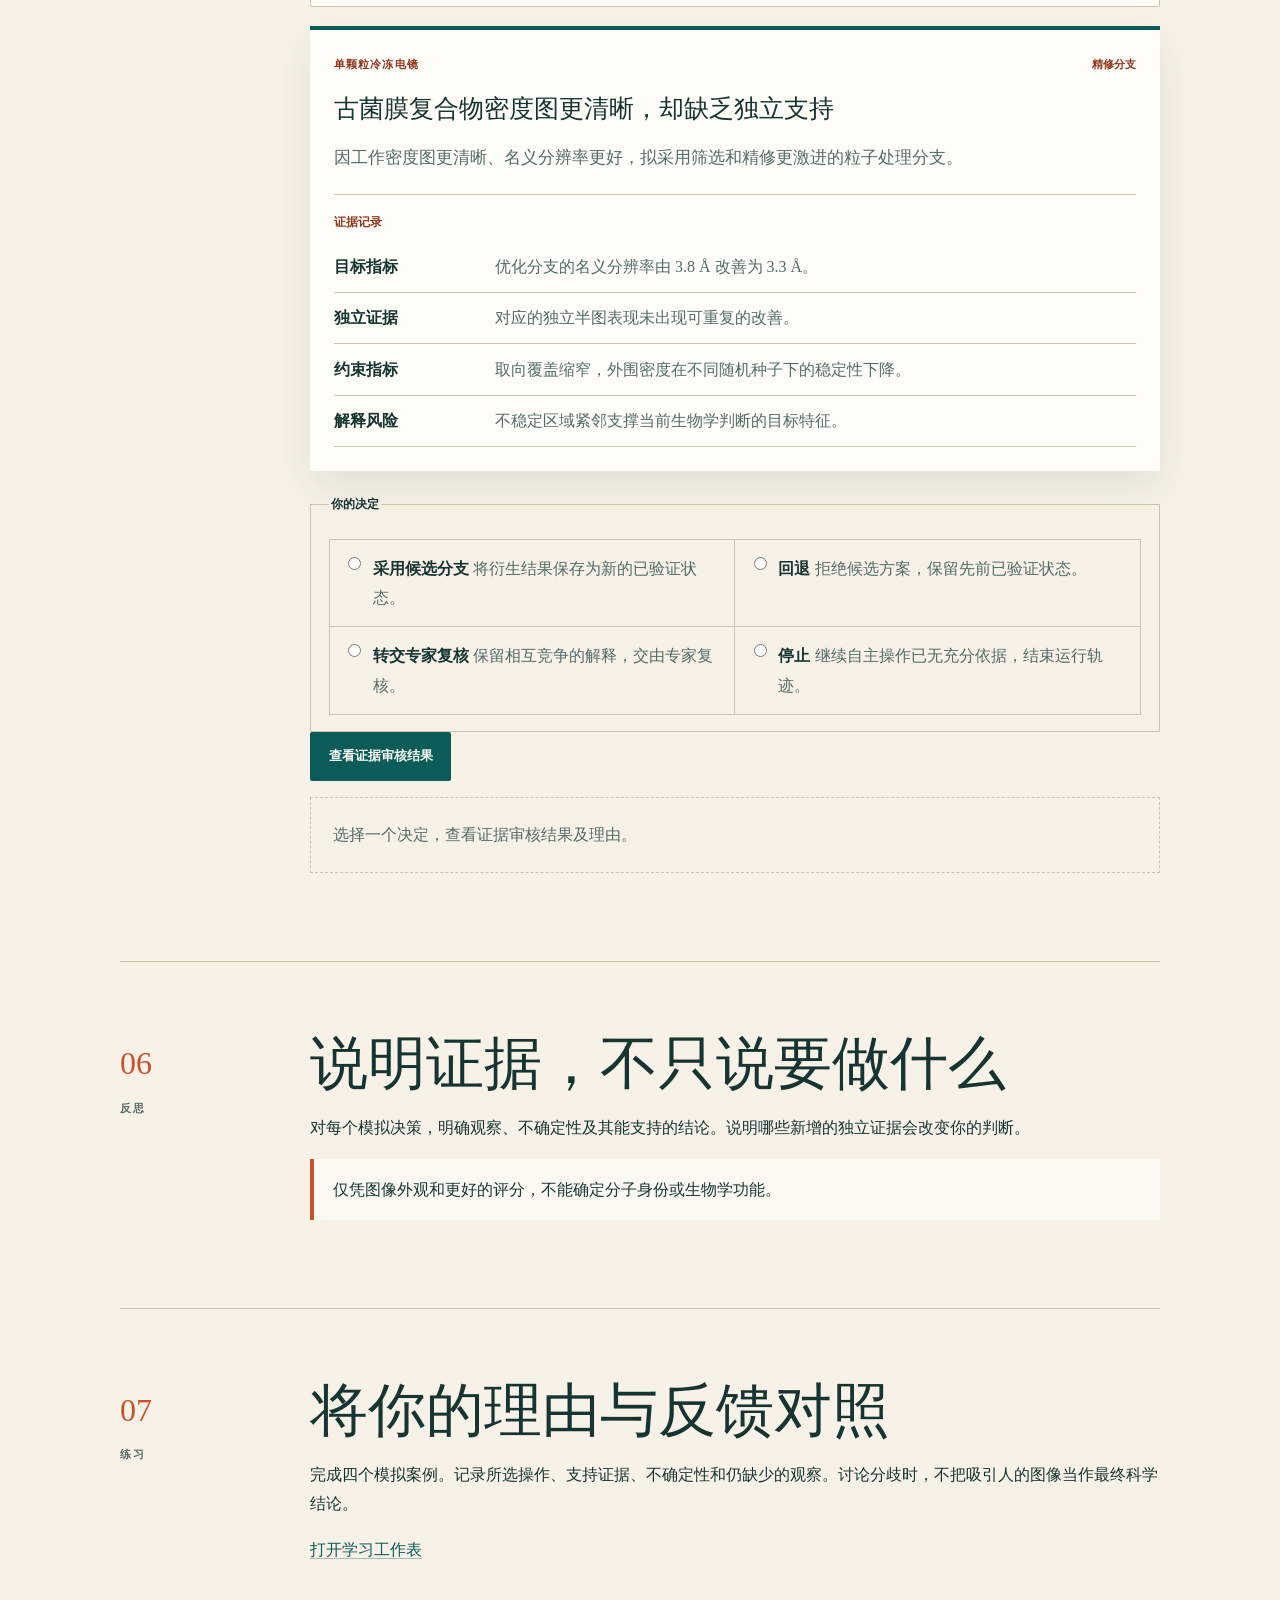
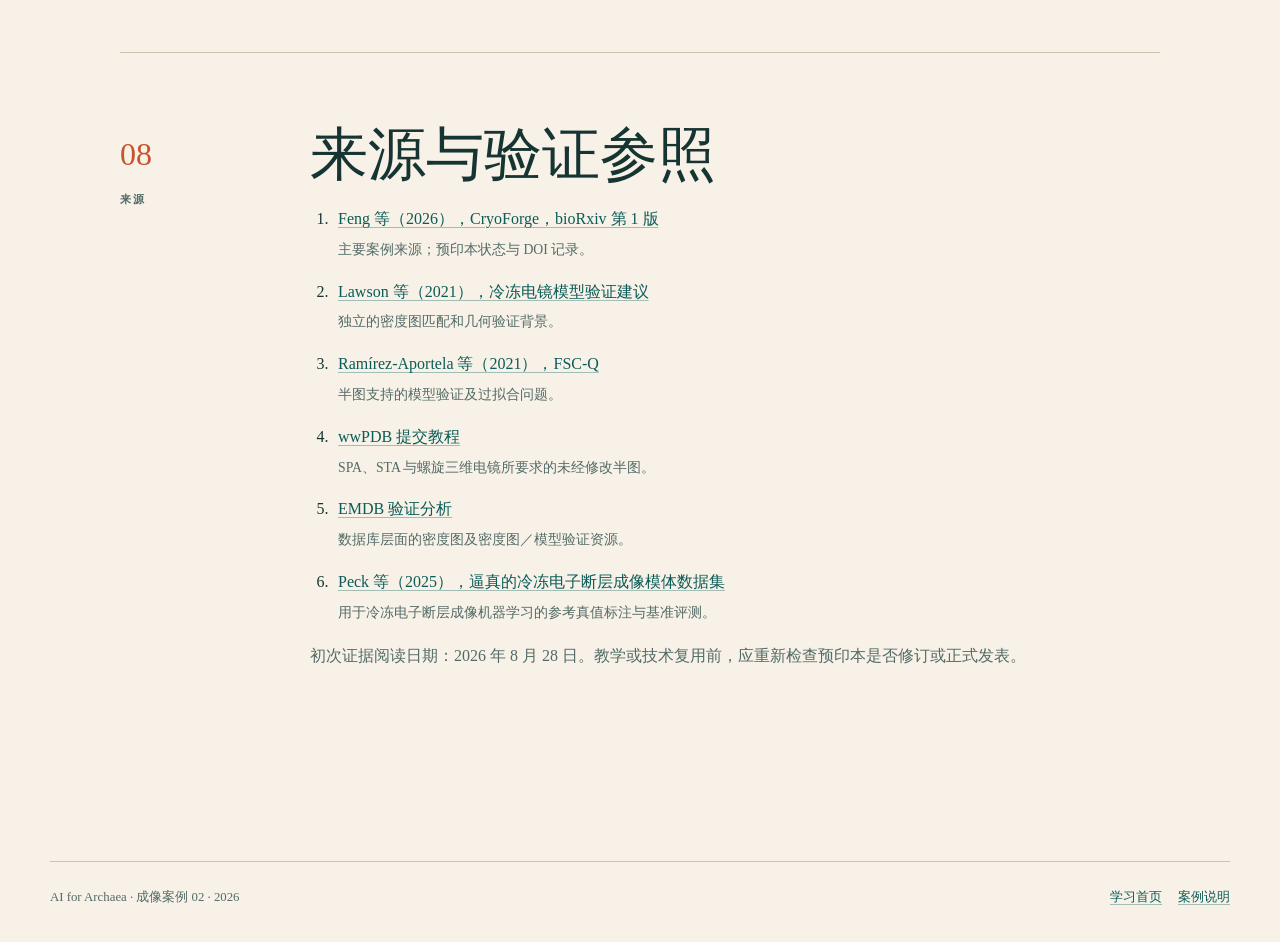
<file: zh/imaging-agent-case-study.html>
<!doctype html>
<html lang="zh-CN">
<head>
  <meta charset="utf-8">
  <meta name="viewport" content="width=device-width, initial-scale=1">
  <meta name="description" content="概念性案例：讨论如何借鉴 CryoForge 的证据门控思路，并区分古菌单颗粒冷冻电镜与细胞冷冻电子断层成像的证据要求。">
  <title>案例 02 · 证据门控成像智能体</title>
  <link rel="stylesheet" href="../assets/style.css">
  <link rel="stylesheet" href="assets/zh.css">
  <link rel="alternate" hreflang="en" href="../imaging-agent-case-study.html">
  <script src="assets/imaging-agent-case-study.js" defer></script>
</head>
<body>
  <header class="site-header">
    <a class="wordmark" href="index.html">
      <span class="wordmark-mark" aria-hidden="true">A</span>
      <span>AI for Archaea</span>
    </a>
    <nav aria-label="主导航">
      <a href="index.html">学习首页</a>
      <a href="knowledge-base.html">古菌知识库</a>
      <a href="tutorial-demo.html">文献筛选演示</a>
      <a class="current" href="imaging-agent-case-study.html">成像案例</a>
      <a href="https://github.com/gauss1777/icgoa_2026_ai_for_archaea_workshop">GitHub</a>
      <a href="wiki/Home.md">中文文档</a>
      <a class="language-switch" href="../imaging-agent-case-study.html" lang="en" hreflang="en">English</a>
    </nav>
  </header>

  <main class="demo-page imaging-case-page">
    <header class="page-intro">
      <p class="eyebrow">案例 02 · 成像智能体</p>
      <h1>成像智能体何时应该行动，何时必须停止？</h1>
      <p class="hero-summary">以 CryoForge 为例学习证据门控。区分可借鉴的控制逻辑与原子模型构建专用的验证器和编辑操作，再针对古菌单颗粒冷冻电镜与细胞冷冻电子断层成像重新设计。</p>
    </header>

    <div class="demo-disclosure source-boundary">
      <strong>来源与教学边界</strong>
      <p><em>CryoForge</em> 是 2026 年 bioRxiv 预印本（第 1 版；按本模块阅读记录尚未通过同行评审）。本模块只基于有限范围的阅读；10 月复核未能成功取得原始全文，不复现任何实现或性能。这是独立教学解读，不代表 CryoForge 的复现、背书或实现。决策练习均为模拟场景，不处理显微数据。</p>
    </div>

    <nav class="jump-nav" aria-label="案例章节">
      <a href="#judgment">核心判断</a>
      <a href="#loop">智能体闭环</a>
      <a href="#transfer">迁移对照</a>
      <a href="#atomic-only">原子模型专用</a>
      <a href="#decide">决策练习</a>
      <a href="#design">反思</a>
      <a href="#workshop">练习</a>
      <a href="#sources">来源</a>
    </nav>

    <section class="case-section" id="judgment">
      <div class="case-label"><span>01</span><p>核心判断</p></div>
      <div class="case-content">
        <h2>借鉴控制架构，不照搬原子级操作</h2>
        <p class="lead-judgment">本练习展示以证据为先的一般模式：检查范围受限的操作提案，要求适当的独立证据，保留可回退状态，并承认未解决的歧义。残基层面的操作和原子级验证器不能直接迁移到细胞断层成像。</p>
        <div class="verdict-grid">
          <article class="verdict-card transferable">
            <span>可借鉴</span>
            <h3>智能体流程治理</h3>
            <p>提出方案与接受方案分离、允许的操作集合、独立审核关口、回退、轨迹日志、停止规则与专家复核。</p>
          </article>
          <article class="verdict-card redesign">
            <span>需重新设计</span>
            <h3>证据与操作</h3>
            <p>替换原子级指标，改用与任务相符的半图、对齐、重构、拓扑、连续性、不确定性、重复样本和生物学背景检查。</p>
          </article>
          <article class="verdict-card do-not-transfer">
            <span>不应照搬</span>
            <h3>原子模型专用逻辑</h3>
            <p>残基编辑、序列配准、键几何、侧链构象、拉氏图统计、原子碰撞和原子连通性。</p>
          </article>
        </div>
        <p class="caution"><strong>结论边界：</strong> CryoForge 所报告的基准结果属于其受测原子模型构建轨迹，不能证明对古菌样品、粒子处理、断层图分割或亚断层平均具有安全性、准确性或泛化能力。</p>
      </div>
    </section>

    <section class="case-section" id="loop">
      <div class="case-label"><span>02</span><p>智能体闭环</p></div>
      <div class="case-content">
        <h2>五步科研操作约定</h2>
        <p>可借鉴的单元不是一段语言模型提示词，而是一个支持提交与回退的操作闭环：提案方不能自行认证其结果。</p>
        <ol class="agent-loop" aria-label="证据门控智能体闭环">
          <li><span>1</span><div><h3>诊断</h3><p>定位仍未解决的问题，记录触发复核的证据。</p></div></li>
          <li><span>2</span><div><h3>提出方案</h3><p>从领域允许的操作集合中，选择一个范围受限的合法操作。</p></div></li>
          <li><span>3</span><div><h3>证据审核</h3><p>使用不能被提案方优化目标替代的证据，检查候选方案。</p></div></li>
          <li><span>4</span><div><h3>接受或回退</h3><p>只采用获得证据支持的衍生结果，否则保留先前状态。</p></div></li>
          <li><span>5</span><div><h3>停止或转交复核</h3><p>在收敛、冲突、歧义、分布外输入或达到资源上限时结束自主操作。</p></div></li>
        </ol>
        <div class="principle-strip">
          <p><strong>提案方不等于裁判</strong><span>优化过程不能成为唯一验证途径。</span></p>
          <p><strong>原始数据不等于可编辑状态</strong><span>操作生成有版本记录的衍生数据，原始电影帧与倾转图像保持不变。</span></p>
          <p><strong>没有报错不等于成功</strong><span>每次运行均应明确结束为采用、回退、停止或转交复核。</span></p>
        </div>
      </div>
    </section>

    <section class="case-section" id="transfer">
      <div class="case-label"><span>03</span><p>迁移对照</p></div>
      <div class="case-content">
        <h2>同一治理模式，三套不同的证据要求</h2>
        <div class="table-scroll" role="region" aria-label="迁移适用性对照表" tabindex="0">
          <table class="transfer-table">
            <thead>
              <tr><th>CryoForge 层面的思路</th><th>原子模型构建</th><th>单颗粒冷冻电镜</th><th>细胞冷冻电子断层成像</th></tr>
            </thead>
            <tbody>
              <tr><td>残留问题诊断</td><td>标记局部模型错误</td><td>标记不稳定的粒子子集、类别、取向、对比传递函数（CTF）或精修分支</td><td>标记对齐失败、不连续边界、不合理对象、不确定的拾取结果或相邻体数据不一致</td></tr>
              <tr><td>允许的操作集合</td><td>残基或片段层面的修正</td><td>重试范围受限的处理分支；调整参数；修正衍生粒子子集或掩膜</td><td>重试对齐或重构；拆分／合并候选对象；修正衍生标签或拾取结果；绝不覆盖原始倾转图像</td></tr>
              <tr><td>独立审核关口</td><td>密度图与半图支持，以及立体化学、连通性和背景信息</td><td>独立半图表现、FSC／局部分辨率、取向覆盖、不同随机种子或子集下的稳定性，以及不依赖原子模型的诊断</td><td>重投影／对齐残差、留出视图或体数据、切片连续性、拓扑、缺失楔敏感性、重复样本一致性，以及专家复核子集</td></tr>
              <tr><td>回退</td><td>拒绝缺乏支持的编辑</td><td>保留最近一次已验证的处理分支及来源记录</td><td>歧义尚未解决时，保留先前分割／重构结果及相互竞争的假说</td></tr>
              <tr><td>停止规则</td><td>没有获得支持的局部改善，或验证结果相互冲突</td><td>留出数据上无可重复增益；约束指标恶化；结果振荡；达到计算上限</td><td>歧义主要来自采集限制；拓扑冲突；结果不稳定；分布外样品；达到标注资源上限</td></tr>
              <tr><td>转交专家复核</td><td>尚未解决的局部解释</td><td>涉及重要生物学判断的密度图解释，或不收敛的处理流程</td><td>仅凭断层图无法确定的身份、膜与 S 层分离、细胞接触、囊泡连续性或形态</td></tr>
            </tbody>
          </table>
        </div>
        <p class="caution"><strong>重要区别：</strong> 半图逻辑最直接适用于单颗粒重构与亚断层平均。仅凭半图，不能充分验证整细胞分割、空间标注或生物学身份。</p>
      </div>
    </section>

    <section class="case-section" id="atomic-only">
      <div class="case-label"><span>04</span><p>原子模型专用</p></div>
      <div class="case-content">
        <h2>明确限定于原子模型构建的特征</h2>
        <div class="atomic-grid">
          <article><h3>表示对象</h3><p>原子、残基、链、序列配准、配体和共价连通性。</p></article>
          <article><h3>操作</h3><p>主链或侧链重建、残基插入／删除、序列重新指派与局部几何精修。</p></article>
          <article><h3>验证器</h3><p>键长和键角、原子碰撞、侧链构象、拉氏图或 CaBLAM 统计、肽链几何与原子级密度图／模型匹配评分。</p></article>
          <article><h3>错误表现</h3><p>主链追踪错误、序列配准错位、侧链错误、断链，或局部缺乏支持的原子解释。</p></article>
          <article><h3>评测基准</h3><p>与密度图／半图配对的原子模型，以及挑战赛或数据库提交层面的参考评估。</p></article>
          <article><h3>报告结果</h3><p>某一模型构建任务的结果，不能作为其他任务的预期性能。</p></article>
        </div>
        <p class="lead-judgment">断层图中的膜不是肽链，分割得到的组分不是残基。外观合理的细胞对象，不能用立体化学来验证。照搬这些术语会造成虚假的精确感。</p>
      </div>
    </section>

    <section class="case-section decision-lab" id="decide">
      <div class="case-label"><span>05</span><p>决策练习</p></div>
      <div class="case-content">
        <h2>你会允许智能体采用这个结果吗？</h2>
        <p>选择模拟场景，检查证据记录后作出决定。练习重视有充分依据的操作，而不是更漂亮的图像或更好看的单个指标。</p>

        <label for="scenario-select">场景</label>
        <select id="scenario-select"></select>

        <article class="scenario-card" aria-live="polite">
          <div class="scenario-head">
            <p id="scenario-workflow" class="scenario-workflow"></p>
            <span id="scenario-stage" class="scenario-stage"></span>
          </div>
          <h3 id="scenario-title"></h3>
          <p id="scenario-proposal" class="scenario-proposal"></p>
          <div class="evidence-ledger">
            <h4>证据记录</h4>
            <dl id="scenario-evidence"></dl>
          </div>
        </article>

        <fieldset class="decision-options">
          <legend>你的决定</legend>
          <label class="decision-option"><input type="radio" name="decision" value="promote"> <span><strong>采用候选分支</strong> 将衍生结果保存为新的已验证状态。</span></label>
          <label class="decision-option"><input type="radio" name="decision" value="rollback"> <span><strong>回退</strong> 拒绝候选方案，保留先前已验证状态。</span></label>
          <label class="decision-option"><input type="radio" name="decision" value="escalate"> <span><strong>转交专家复核</strong> 保留相互竞争的解释，交由专家复核。</span></label>
          <label class="decision-option"><input type="radio" name="decision" value="stop"> <span><strong>停止</strong> 继续自主操作已无充分依据，结束运行轨迹。</span></label>
        </fieldset>
        <button class="button primary" id="check-decision" type="button">查看证据审核结果</button>
        <div id="decision-feedback" class="decision-feedback" aria-live="polite">
          <p class="empty-state">选择一个决定，查看证据审核结果及理由。</p>
        </div>
      </div>
    </section>

    <section class="case-section" id="design">
      <div class="case-label"><span>06</span><p>反思</p></div>
      <div class="case-content">
        <h2>说明证据，不只说要做什么</h2>
        <p>对每个模拟决策，明确观察、不确定性及其能支持的结论。说明哪些新增的独立证据会改变你的判断。</p>
        <p class="caution">仅凭图像外观和更好的评分，不能确定分子身份或生物学功能。</p>
      </div>
    </section>

    <section class="case-section" id="workshop">
      <div class="case-label"><span>07</span><p>练习</p></div>
      <div class="case-content">
        <h2>将你的理由与反馈对照</h2>
        <p>完成四个模拟案例。记录所选操作、支持证据、不确定性和仍缺少的观察。讨论分歧时，不把吸引人的图像当作最终科学结论。</p>
        <p><a href="training/learner-worksheet.md">打开学习工作表</a></p>
      </div>
    </section>

    <section class="case-section" id="sources">
      <div class="case-label"><span>08</span><p>来源</p></div>
      <div class="case-content">
        <h2>来源与验证参照</h2>
        <ol class="source-list">
          <li><a href="https://doi.org/10.64898/2026.08.15.745007">Feng 等（2026），CryoForge，bioRxiv 第 1 版</a><span>主要案例来源；预印本状态与 DOI 记录。</span></li>
          <li><a href="https://www.nature.com/articles/s41592-020-01051-w">Lawson 等（2021），冷冻电镜模型验证建议</a><span>独立的密度图匹配和几何验证背景。</span></li>
          <li><a href="https://www.nature.com/articles/s41467-020-20295-w">Ramírez-Aportela 等（2021），FSC-Q</a><span>半图支持的模型验证及过拟合问题。</span></li>
          <li><a href="https://www.wwpdb.org/deposition/tutorial">wwPDB 提交教程</a><span>SPA、STA 与螺旋三维电镜所要求的未经修改半图。</span></li>
          <li><a href="https://www.ebi.ac.uk/emdb/va/">EMDB 验证分析</a><span>数据库层面的密度图及密度图／模型验证资源。</span></li>
          <li><a href="https://www.nature.com/articles/s41592-025-02800-5">Peck 等（2025），逼真的冷冻电子断层成像模体数据集</a><span>用于冷冻电子断层成像机器学习的参考真值标注与基准评测。</span></li>
        </ol>
        <p class="revision-note">初次证据阅读日期：2026 年 8 月 28 日。教学或技术复用前，应重新检查预印本是否修订或正式发表。</p>
      </div>
    </section>
  </main>

  <footer>
    <p>AI for Archaea · 成像案例 02 · 2026</p>
    <div><a href="index.html">学习首页</a><a href="tutorials/demo-02-evidence-gated-imaging-agent/README.md">案例说明</a></div>
  </footer>
</body>
</html>
</file>
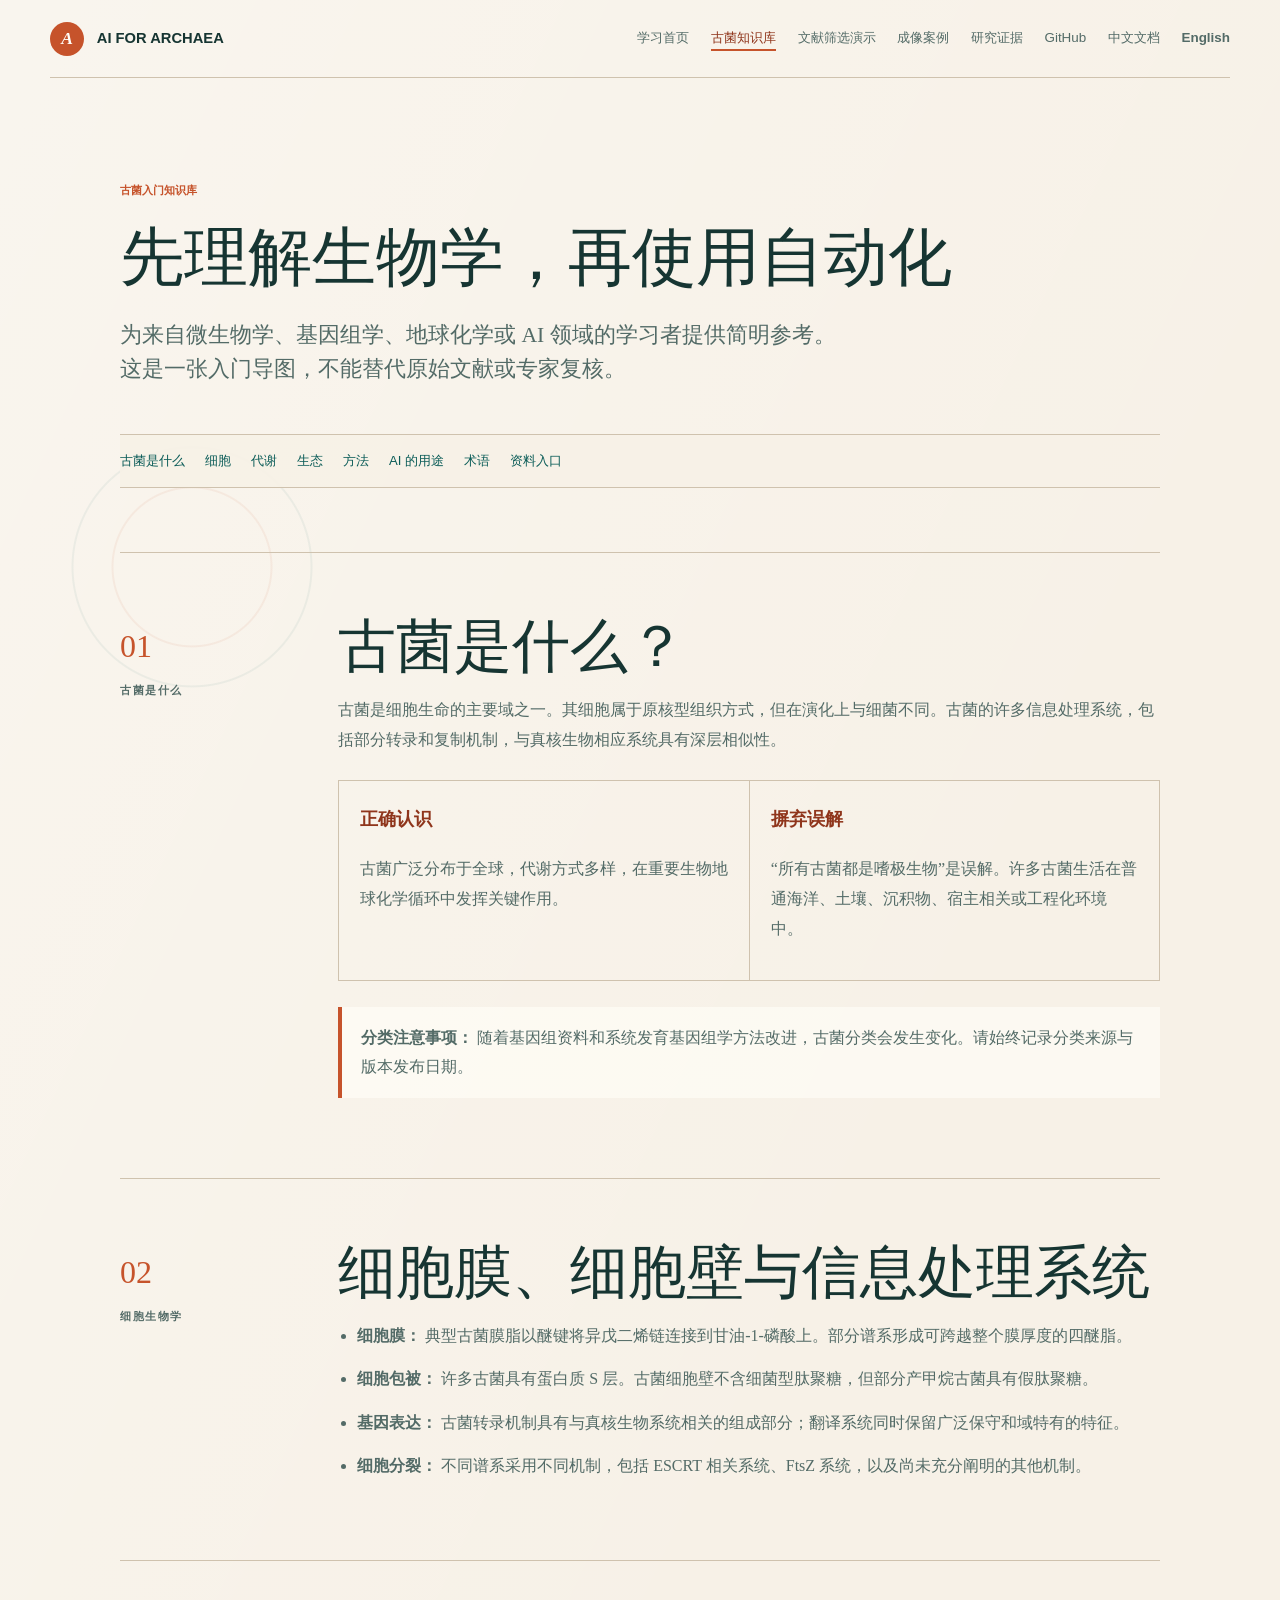
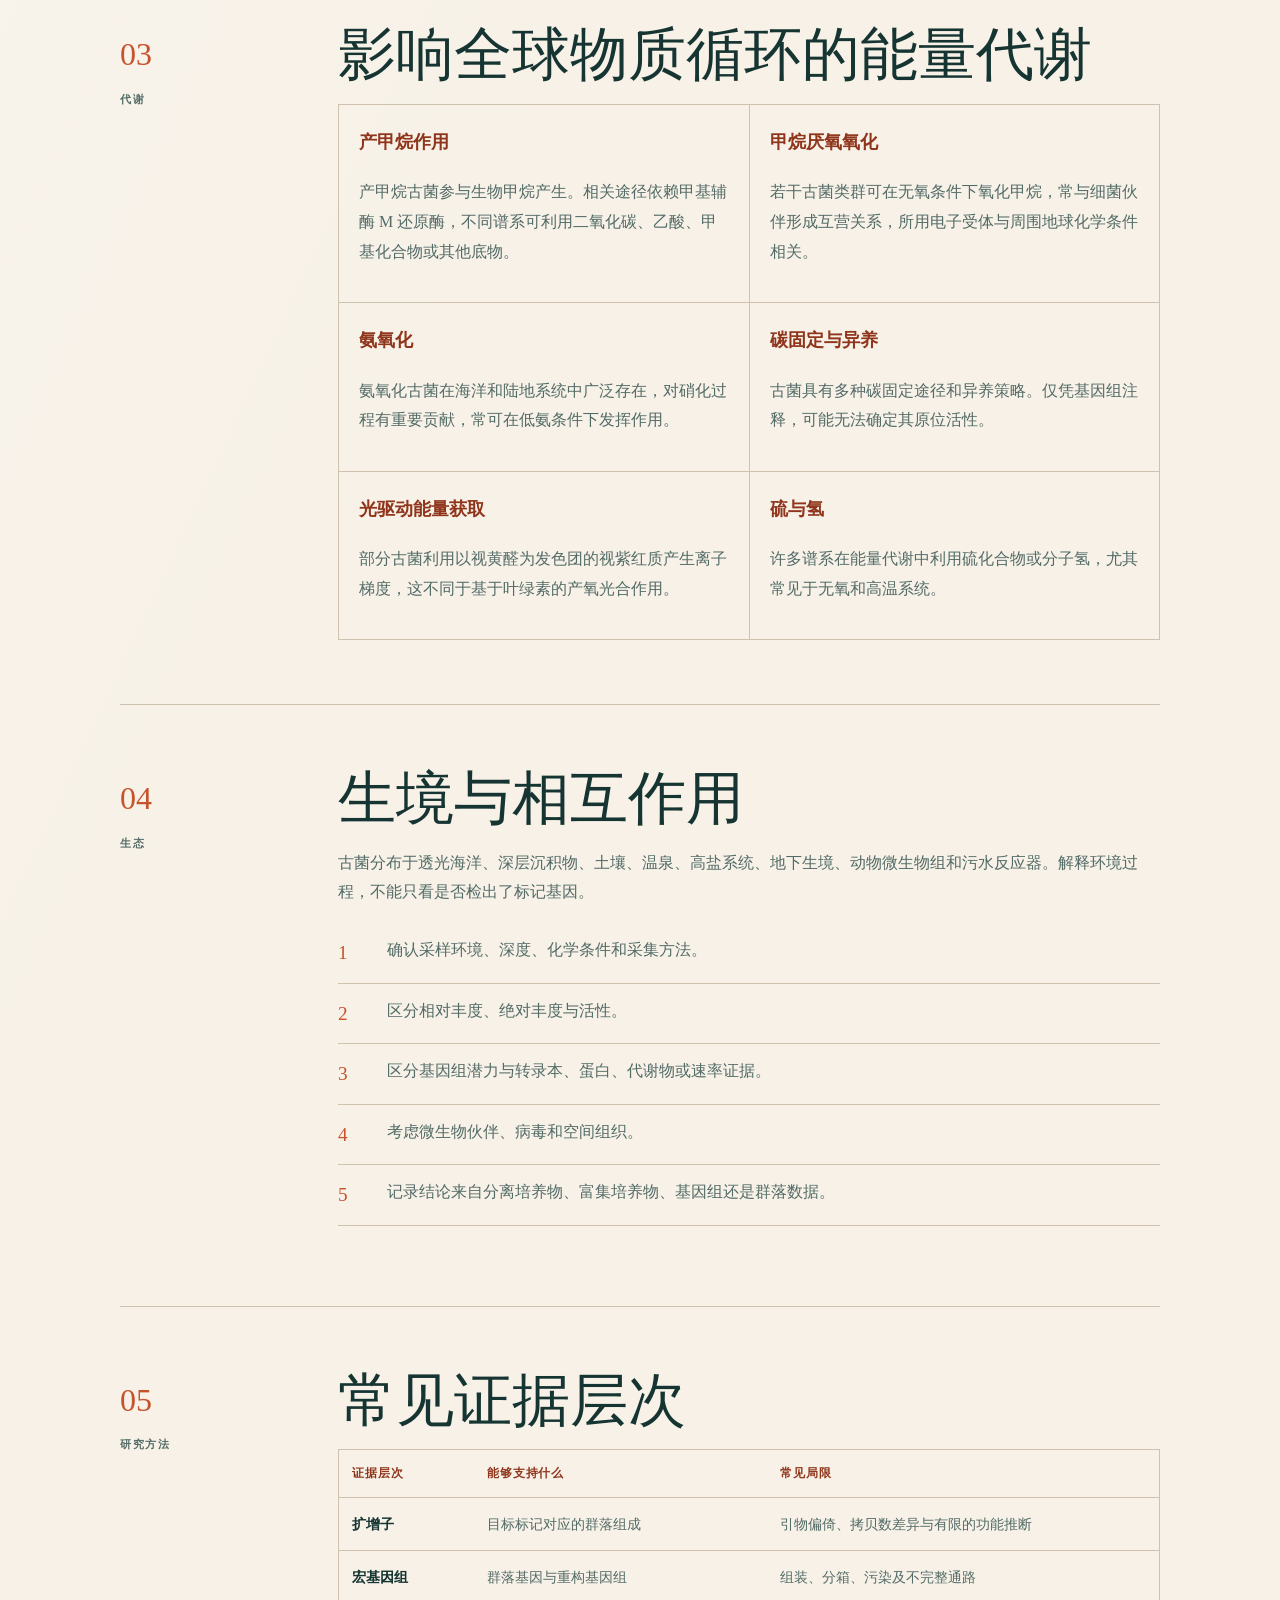
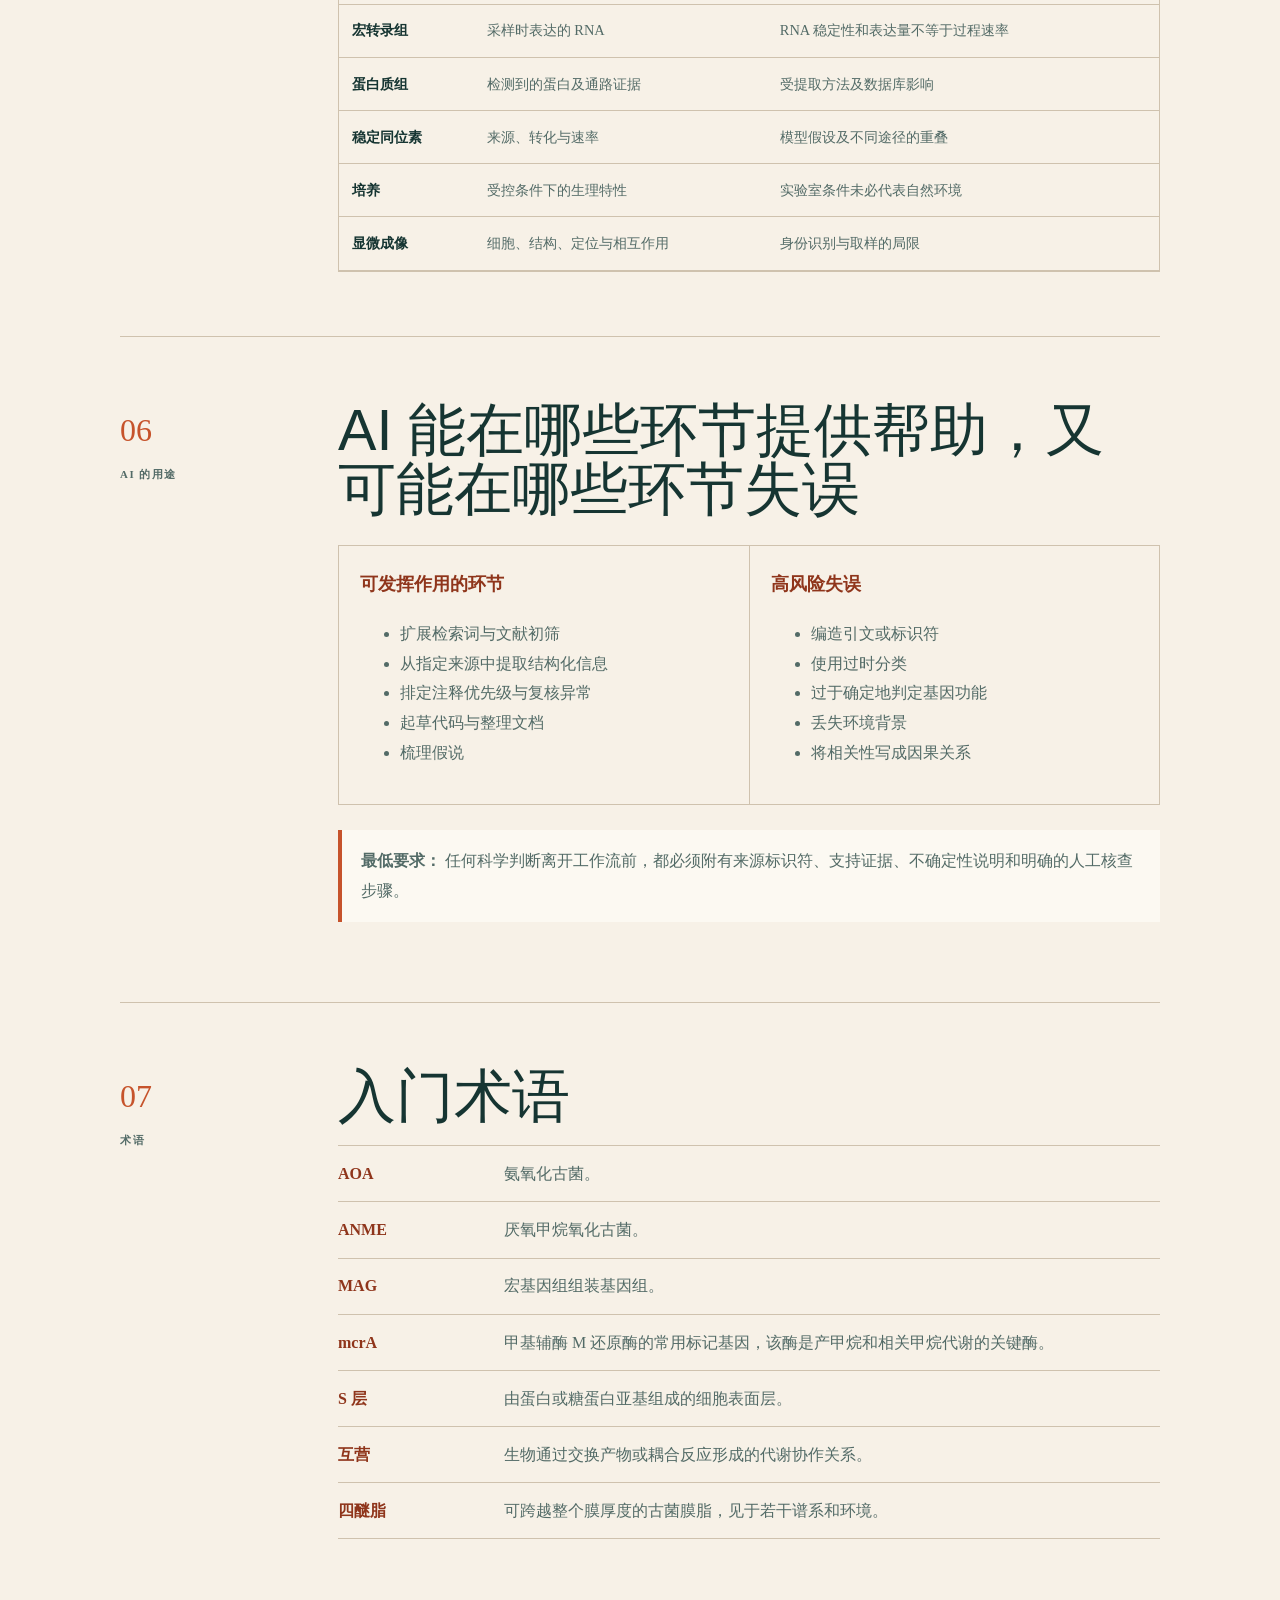
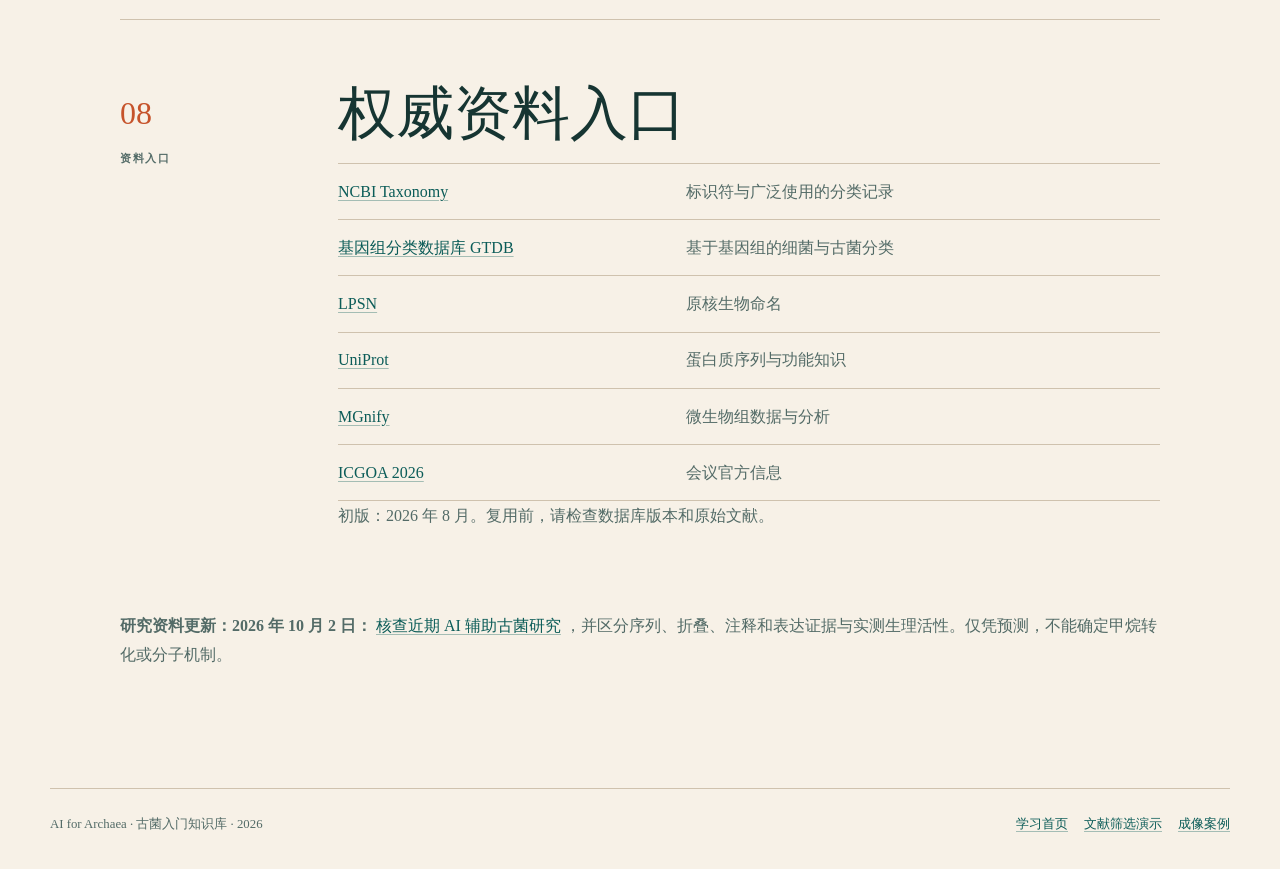
<file: zh/knowledge-base.html>
<!doctype html>
<html lang="zh-CN">
<head>
  <meta charset="utf-8">
  <meta name="viewport" content="width=device-width, initial-scale=1">
  <meta name="description" content="古菌生物学与 AI 辅助研究的简明入门知识库。">
  <title>古菌入门知识库 · AI for Archaea</title>
  <link rel="stylesheet" href="../assets/style.css">
  <link rel="stylesheet" href="assets/zh.css">
  <link rel="alternate" hreflang="en" href="../knowledge-base.html">
</head>
<body>
  <header class="site-header">
    <a class="wordmark" href="index.html">
      <span class="wordmark-mark" aria-hidden="true">A</span>
      <span>AI for Archaea</span>
    </a>
    <nav aria-label="主导航">
      <a href="index.html">学习首页</a>
      <a class="current" href="knowledge-base.html">古菌知识库</a>
      <a href="tutorial-demo.html">文献筛选演示</a>
      <a href="imaging-agent-case-study.html">成像案例</a>
      <a href="research-updates.html">研究证据</a>
      <a href="https://github.com/gauss1777/icgoa_2026_ai_for_archaea_workshop">GitHub</a>
      <a href="wiki/Home.md">中文文档</a>
      <a class="language-switch" href="../knowledge-base.html" lang="en" hreflang="en">English</a>
    </nav>
  </header>

  <main class="reading-page">
    <header class="page-intro">
      <p class="eyebrow">古菌入门知识库</p>
      <h1>先理解生物学，再使用自动化</h1>
      <p class="hero-summary">为来自微生物学、基因组学、地球化学或 AI 领域的学习者提供简明参考。这是一张入门导图，不能替代原始文献或专家复核。</p>
    </header>

    <nav class="jump-nav" aria-label="知识库章节">
      <a href="#identity">古菌是什么</a>
      <a href="#cells">细胞</a>
      <a href="#metabolism">代谢</a>
      <a href="#ecology">生态</a>
      <a href="#methods">方法</a>
      <a href="#ai">AI 的用途</a>
      <a href="#glossary">术语</a>
      <a href="#resources">资料入口</a>
    </nav>

    <section class="kb-section" id="identity">
      <div class="kb-label"><span>01</span><p>古菌是什么</p></div>
      <div class="kb-content">
        <h2>古菌是什么？</h2>
        <p>古菌是细胞生命的主要域之一。其细胞属于原核型组织方式，但在演化上与细菌不同。古菌的许多信息处理系统，包括部分转录和复制机制，与真核生物相应系统具有深层相似性。</p>
        <div class="fact-pair">
          <div>
            <h3>正确认识</h3>
            <p>古菌广泛分布于全球，代谢方式多样，在重要生物地球化学循环中发挥关键作用。</p>
          </div>
          <div>
            <h3>摒弃误解</h3>
            <p>“所有古菌都是嗜极生物”是误解。许多古菌生活在普通海洋、土壤、沉积物、宿主相关或工程化环境中。</p>
          </div>
        </div>
        <p class="caution"><strong>分类注意事项：</strong> 随着基因组资料和系统发育基因组学方法改进，古菌分类会发生变化。请始终记录分类来源与版本发布日期。</p>
      </div>
    </section>

    <section class="kb-section" id="cells">
      <div class="kb-label"><span>02</span><p>细胞生物学</p></div>
      <div class="kb-content">
        <h2>细胞膜、细胞壁与信息处理系统</h2>
        <ul class="evidence-list">
          <li><strong>细胞膜：</strong> 典型古菌膜脂以醚键将异戊二烯链连接到甘油-1-磷酸上。部分谱系形成可跨越整个膜厚度的四醚脂。</li>
          <li><strong>细胞包被：</strong> 许多古菌具有蛋白质 S 层。古菌细胞壁不含细菌型肽聚糖，但部分产甲烷古菌具有假肽聚糖。</li>
          <li><strong>基因表达：</strong> 古菌转录机制具有与真核生物系统相关的组成部分；翻译系统同时保留广泛保守和域特有的特征。</li>
          <li><strong>细胞分裂：</strong> 不同谱系采用不同机制，包括 ESCRT 相关系统、FtsZ 系统，以及尚未充分阐明的其他机制。</li>
        </ul>
      </div>
    </section>

    <section class="kb-section" id="metabolism">
      <div class="kb-label"><span>03</span><p>代谢</p></div>
      <div class="kb-content">
        <h2>影响全球物质循环的能量代谢</h2>
        <div class="term-grid">
          <article>
            <h3>产甲烷作用</h3>
            <p>产甲烷古菌参与生物甲烷产生。相关途径依赖甲基辅酶 M 还原酶，不同谱系可利用二氧化碳、乙酸、甲基化合物或其他底物。</p>
          </article>
          <article>
            <h3>甲烷厌氧氧化</h3>
            <p>若干古菌类群可在无氧条件下氧化甲烷，常与细菌伙伴形成互营关系，所用电子受体与周围地球化学条件相关。</p>
          </article>
          <article>
            <h3>氨氧化</h3>
            <p>氨氧化古菌在海洋和陆地系统中广泛存在，对硝化过程有重要贡献，常可在低氨条件下发挥作用。</p>
          </article>
          <article>
            <h3>碳固定与异养</h3>
            <p>古菌具有多种碳固定途径和异养策略。仅凭基因组注释，可能无法确定其原位活性。</p>
          </article>
          <article>
            <h3>光驱动能量获取</h3>
            <p>部分古菌利用以视黄醛为发色团的视紫红质产生离子梯度，这不同于基于叶绿素的产氧光合作用。</p>
          </article>
          <article>
            <h3>硫与氢</h3>
            <p>许多谱系在能量代谢中利用硫化合物或分子氢，尤其常见于无氧和高温系统。</p>
          </article>
        </div>
      </div>
    </section>

    <section class="kb-section" id="ecology">
      <div class="kb-label"><span>04</span><p>生态</p></div>
      <div class="kb-content">
        <h2>生境与相互作用</h2>
        <p>古菌分布于透光海洋、深层沉积物、土壤、温泉、高盐系统、地下生境、动物微生物组和污水反应器。解释环境过程，不能只看是否检出了标记基因。</p>
        <ol class="checklist">
          <li><span>1</span>确认采样环境、深度、化学条件和采集方法。</li>
          <li><span>2</span>区分相对丰度、绝对丰度与活性。</li>
          <li><span>3</span>区分基因组潜力与转录本、蛋白、代谢物或速率证据。</li>
          <li><span>4</span>考虑微生物伙伴、病毒和空间组织。</li>
          <li><span>5</span>记录结论来自分离培养物、富集培养物、基因组还是群落数据。</li>
        </ol>
      </div>
    </section>

    <section class="kb-section" id="methods">
      <div class="kb-label"><span>05</span><p>研究方法</p></div>
      <div class="kb-content">
        <h2>常见证据层次</h2>
        <div class="table-scroll" role="region" aria-label="常见证据层次对照表" tabindex="0">
        <table>
          <thead><tr><th>证据层次</th><th>能够支持什么</th><th>常见局限</th></tr></thead>
          <tbody>
            <tr><td>扩增子</td><td>目标标记对应的群落组成</td><td>引物偏倚、拷贝数差异与有限的功能推断</td></tr>
            <tr><td>宏基因组</td><td>群落基因与重构基因组</td><td>组装、分箱、污染及不完整通路</td></tr>
            <tr><td>宏转录组</td><td>采样时表达的 RNA</td><td>RNA 稳定性和表达量不等于过程速率</td></tr>
            <tr><td>蛋白质组</td><td>检测到的蛋白及通路证据</td><td>受提取方法及数据库影响</td></tr>
            <tr><td>稳定同位素</td><td>来源、转化与速率</td><td>模型假设及不同途径的重叠</td></tr>
            <tr><td>培养</td><td>受控条件下的生理特性</td><td>实验室条件未必代表自然环境</td></tr>
            <tr><td>显微成像</td><td>细胞、结构、定位与相互作用</td><td>身份识别与取样的局限</td></tr>
          </tbody>
        </table>
        </div>
      </div>
    </section>

    <section class="kb-section" id="ai">
      <div class="kb-label"><span>06</span><p>AI 的用途</p></div>
      <div class="kb-content">
        <h2>AI 能在哪些环节提供帮助，又可能在哪些环节失误</h2>
        <div class="fact-pair">
          <div>
            <h3>可发挥作用的环节</h3>
            <ul>
              <li>扩展检索词与文献初筛</li>
              <li>从指定来源中提取结构化信息</li>
              <li>排定注释优先级与复核异常</li>
              <li>起草代码与整理文档</li>
              <li>梳理假说</li>
            </ul>
          </div>
          <div>
            <h3>高风险失误</h3>
            <ul>
              <li>编造引文或标识符</li>
              <li>使用过时分类</li>
              <li>过于确定地判定基因功能</li>
              <li>丢失环境背景</li>
              <li>将相关性写成因果关系</li>
            </ul>
          </div>
        </div>
        <p class="caution"><strong>最低要求：</strong> 任何科学判断离开工作流前，都必须附有来源标识符、支持证据、不确定性说明和明确的人工核查步骤。</p>
      </div>
    </section>

    <section class="kb-section" id="glossary">
      <div class="kb-label"><span>07</span><p>术语</p></div>
      <div class="kb-content">
        <h2>入门术语</h2>
        <dl class="glossary">
          <div><dt>AOA</dt><dd>氨氧化古菌。</dd></div>
          <div><dt>ANME</dt><dd>厌氧甲烷氧化古菌。</dd></div>
          <div><dt>MAG</dt><dd>宏基因组组装基因组。</dd></div>
          <div><dt>mcrA</dt><dd>甲基辅酶 M 还原酶的常用标记基因，该酶是产甲烷和相关甲烷代谢的关键酶。</dd></div>
          <div><dt>S 层</dt><dd>由蛋白或糖蛋白亚基组成的细胞表面层。</dd></div>
          <div><dt>互营</dt><dd>生物通过交换产物或耦合反应形成的代谢协作关系。</dd></div>
          <div><dt>四醚脂</dt><dd>可跨越整个膜厚度的古菌膜脂，见于若干谱系和环境。</dd></div>
        </dl>
      </div>
    </section>

    <section class="kb-section" id="resources">
      <div class="kb-label"><span>08</span><p>资料入口</p></div>
      <div class="kb-content">
        <h2>权威资料入口</h2>
        <ul class="resource-list">
          <li><a href="https://www.ncbi.nlm.nih.gov/taxonomy">NCBI Taxonomy</a><span>标识符与广泛使用的分类记录</span></li>
          <li><a href="https://gtdb.ecogenomic.org/">基因组分类数据库 GTDB</a><span>基于基因组的细菌与古菌分类</span></li>
          <li><a href="https://lpsn.dsmz.de/">LPSN</a><span>原核生物命名</span></li>
          <li><a href="https://www.uniprot.org/">UniProt</a><span>蛋白质序列与功能知识</span></li>
          <li><a href="https://www.ebi.ac.uk/metagenomics/">MGnify</a><span>微生物组数据与分析</span></li>
          <li><a href="https://www.icgoa2026.com/">ICGOA 2026</a><span>会议官方信息</span></li>
        </ul>
        <p class="revision-note">初版：2026 年 8 月。复用前，请检查数据库版本和原始文献。</p>
      </div>
    </section>
    <p class="revision-note"><strong>研究资料更新：2026 年 10 月 2 日：</strong> <a href="research-updates.html">核查近期 AI 辅助古菌研究</a> ，并区分序列、折叠、注释和表达证据与实测生理活性。仅凭预测，不能确定甲烷转化或分子机制。</p>
  </main>

  <footer>
    <p>AI for Archaea · 古菌入门知识库 · 2026</p>
    <div><a href="index.html">学习首页</a><a href="tutorial-demo.html">文献筛选演示</a><a href="imaging-agent-case-study.html">成像案例</a></div>
  </footer>
</body>
</html>
</file>
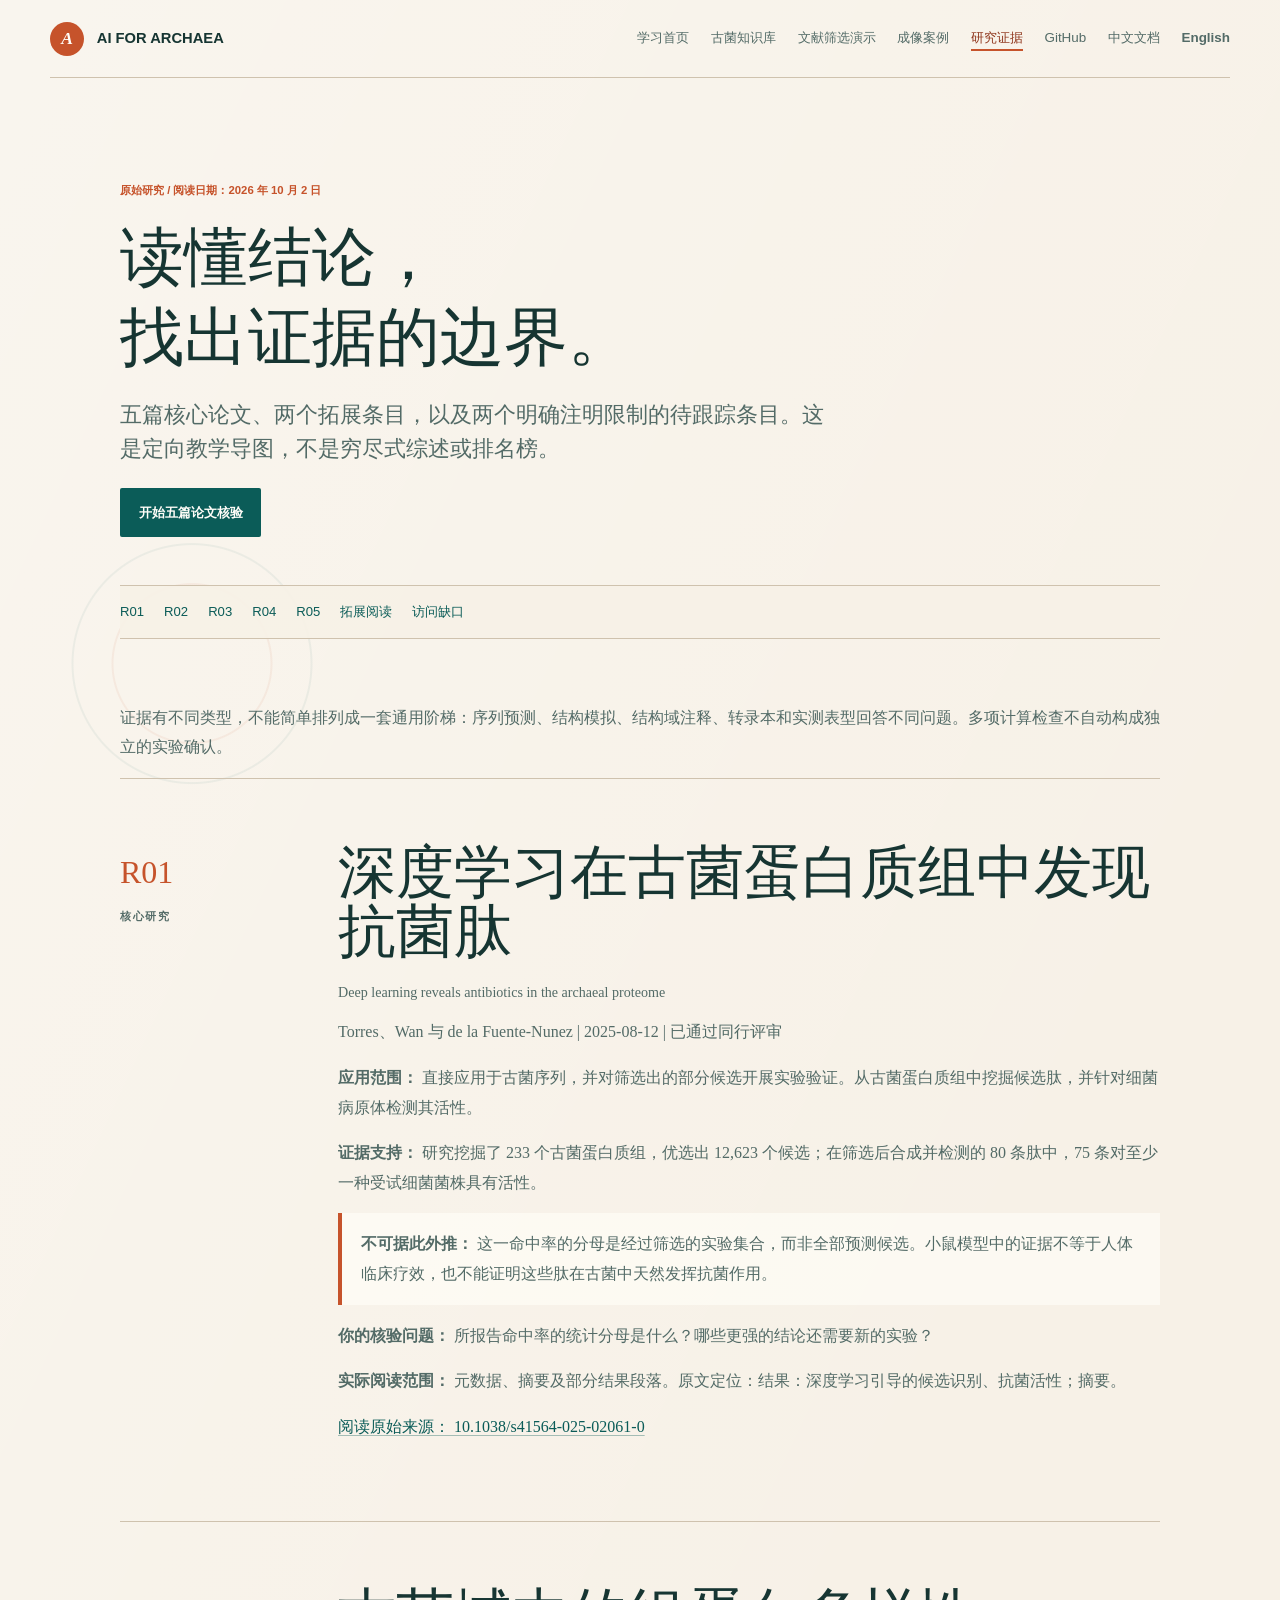
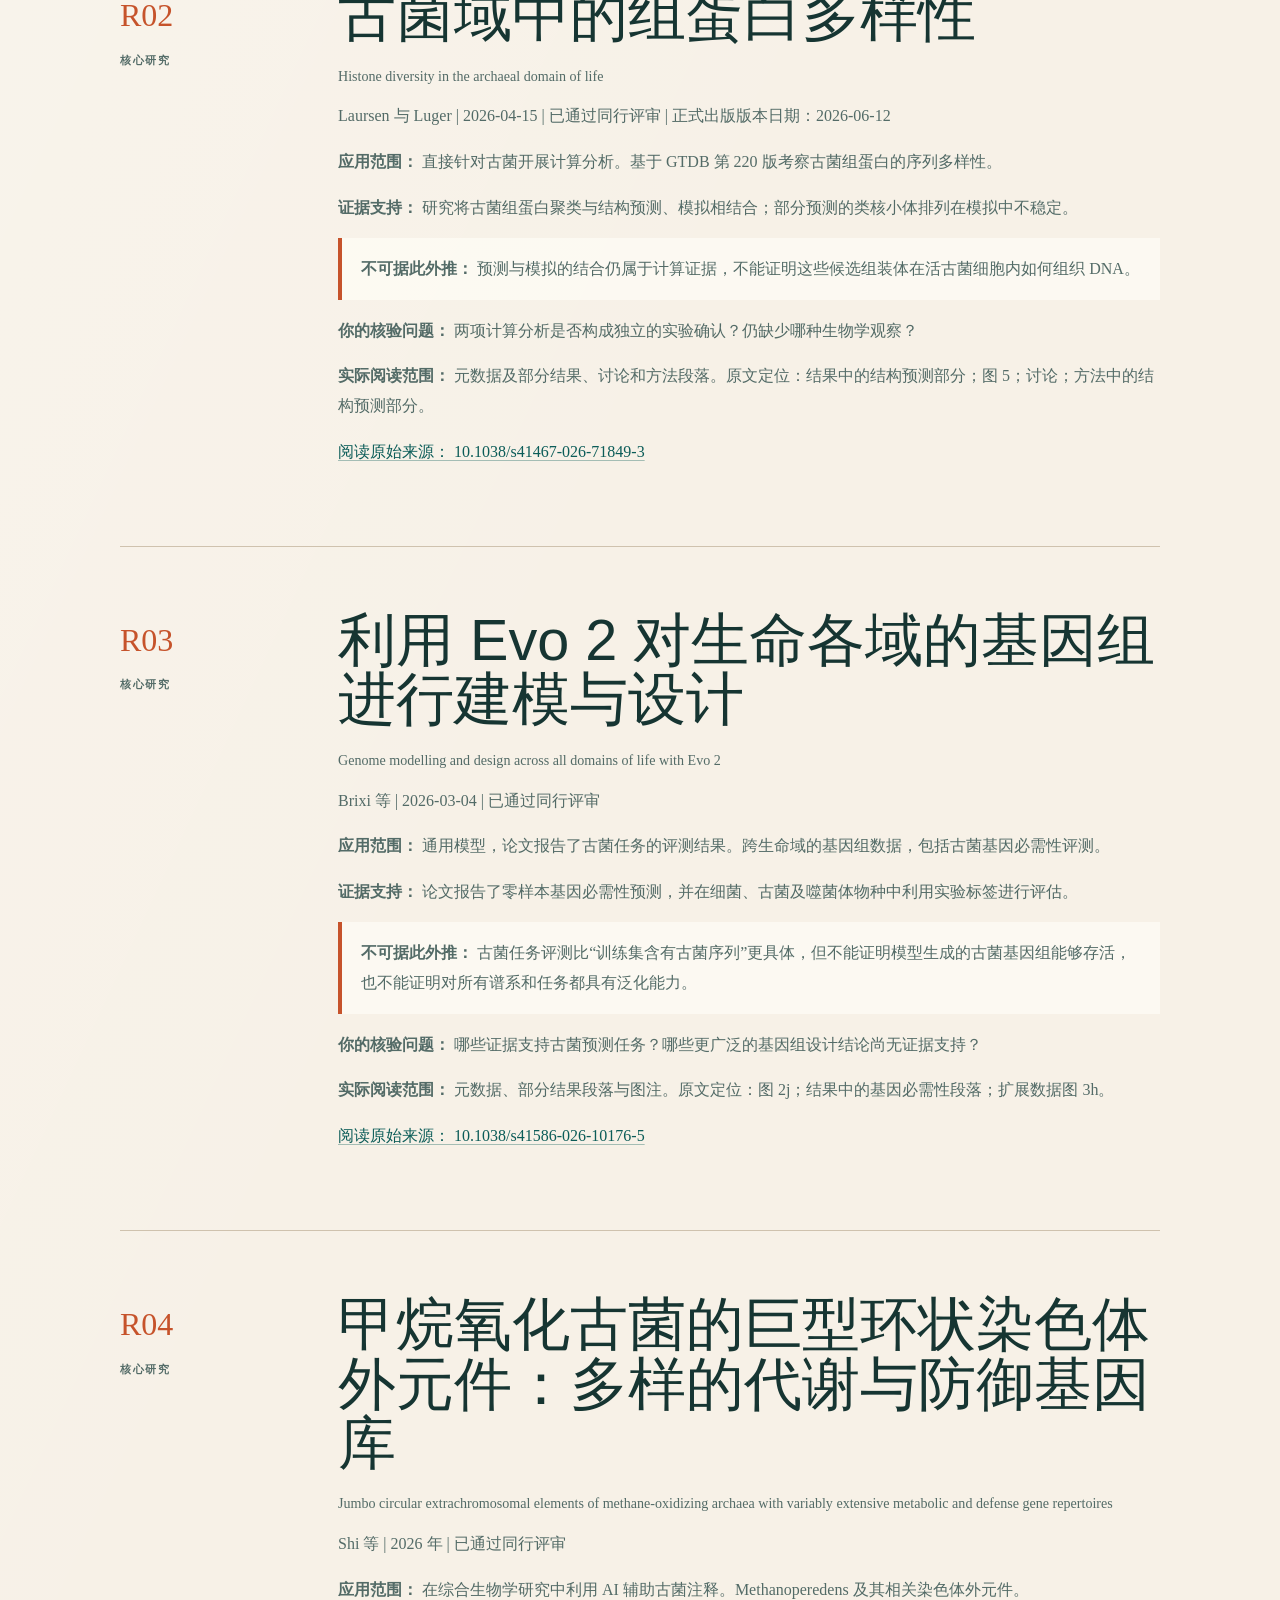
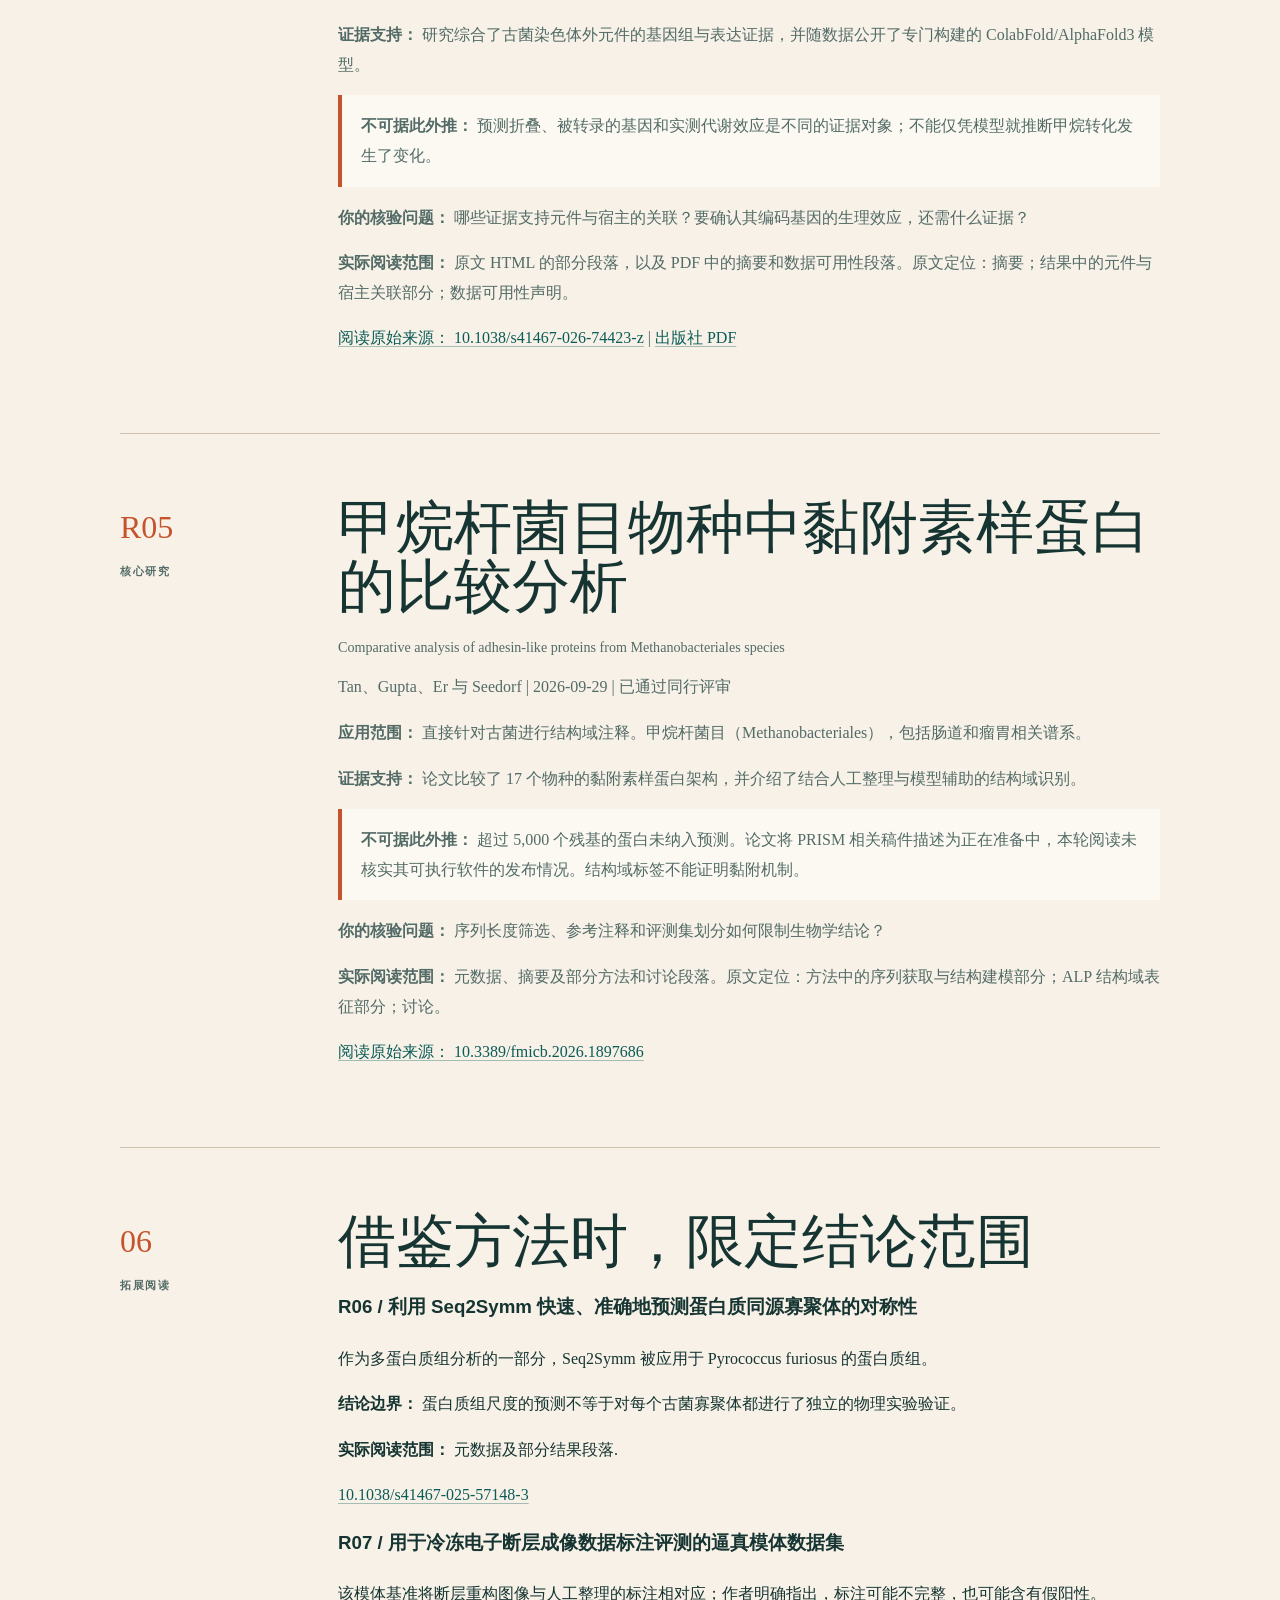
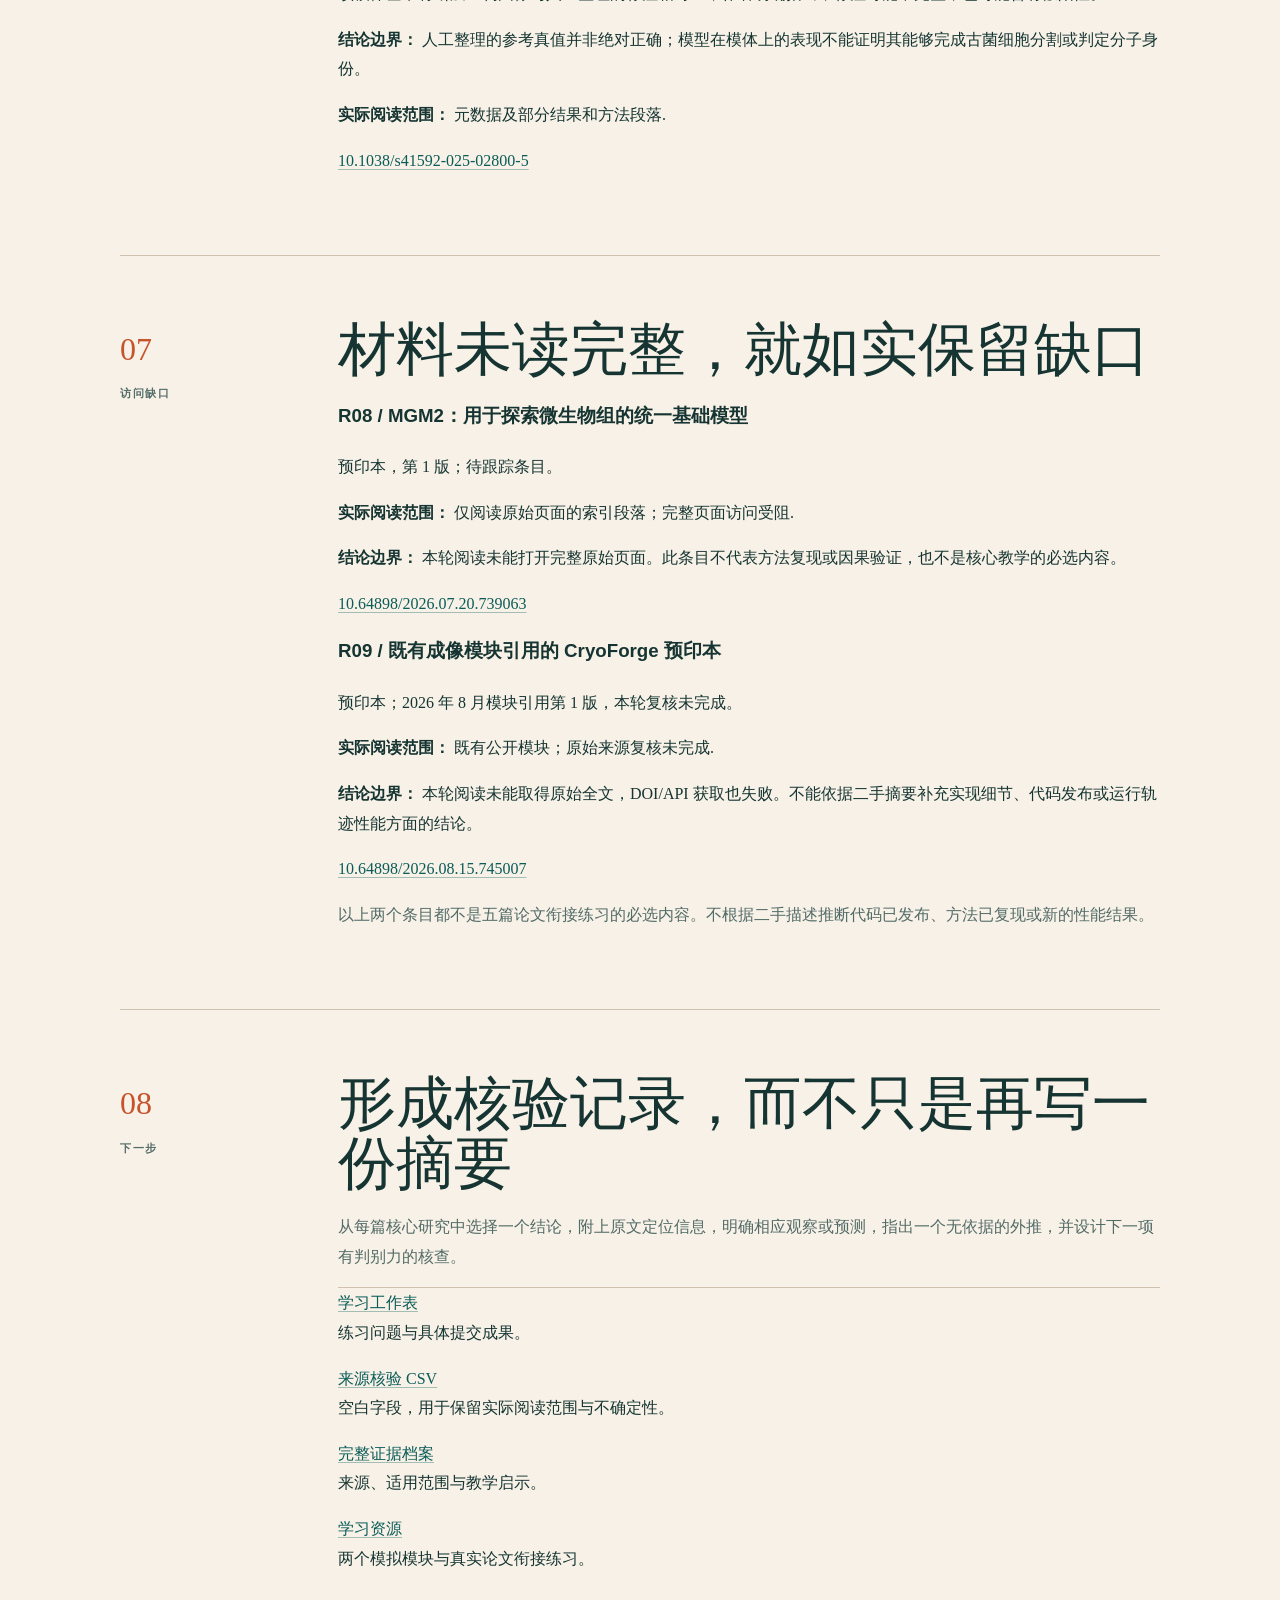
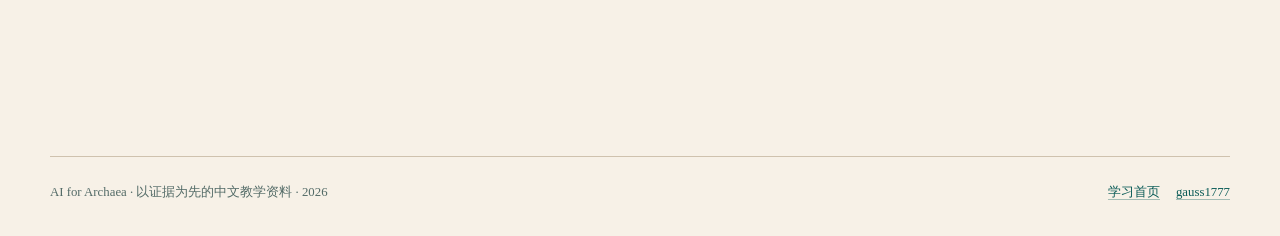
<file: zh/research-updates.html>
<!doctype html>
<html lang="zh-CN">
<head>
  <meta charset="utf-8">
  <meta name="viewport" content="width=device-width, initial-scale=1">
  <meta name="description" content="以证据为先的 AI 辅助古菌研究阅读导图；原文阅读日期为 2026 年 10 月 2 日。">
  <title>研究证据 · AI for Archaea</title>
  <link rel="stylesheet" href="../assets/style.css">
  <link rel="stylesheet" href="assets/zh.css">
  <link rel="alternate" hreflang="en" href="../research-updates.html">
</head>
<body>
  <header class="site-header">
    <a class="wordmark" href="index.html"><span class="wordmark-mark" aria-hidden="true">A</span><span>AI for Archaea</span></a>
    <nav aria-label="主导航">
      <a href="index.html">学习首页</a>
      <a href="knowledge-base.html">古菌知识库</a>
      <a href="tutorial-demo.html">文献筛选演示</a>
      <a href="imaging-agent-case-study.html">成像案例</a>
      <a class="current" href="research-updates.html">研究证据</a>
      <a href="https://github.com/gauss1777/icgoa_2026_ai_for_archaea_workshop">GitHub</a>
      <a href="wiki/Home.md">中文文档</a>
      <a class="language-switch" href="../research-updates.html" lang="en" hreflang="en">English</a>
    </nav>
  </header>
  <main class="reading-page">
    <header class="page-intro">
      <p class="eyebrow">原始研究 / 阅读日期：2026 年 10 月 2 日</p>
      <h1>读懂结论，<br>找出证据的边界。</h1>
      <p class="hero-summary">五篇核心论文、两个拓展条目，以及两个明确注明限制的待跟踪条目。这是定向教学导图，不是穷尽式综述或排名榜。</p>
      <p><a class="button primary" href="training/learner-worksheet.md">开始五篇论文核验</a></p>
    </header>
    <nav class="jump-nav" aria-label="研究条目">
      <a href="#r01">R01</a>
      <a href="#r02">R02</a>
      <a href="#r03">R03</a>
      <a href="#r04">R04</a>
      <a href="#r05">R05</a>
      <a href="#extensions">拓展阅读</a>
      <a href="#watchlist">访问缺口</a>
    </nav>
    <p class="revision-note">证据有不同类型，不能简单排列成一套通用阶梯：序列预测、结构模拟、结构域注释、转录本和实测表型回答不同问题。多项计算检查不自动构成独立的实验确认。</p>
    <section class="kb-section" id="r01">
      <div class="kb-label"><span>R01</span><p>核心研究</p></div>
      <div class="kb-content">
        <h2>深度学习在古菌蛋白质组中发现抗菌肽</h2>
        <p class="citation-original" lang="en">Deep learning reveals antibiotics in the archaeal proteome</p>
        <p>Torres、Wan 与 de la Fuente-Nunez | 2025-08-12 | 已通过同行评审</p>
        <p><strong>应用范围：</strong> 直接应用于古菌序列，并对筛选出的部分候选开展实验验证。从古菌蛋白质组中挖掘候选肽，并针对细菌病原体检测其活性。</p>
        <p><strong>证据支持：</strong> 研究挖掘了 233 个古菌蛋白质组，优选出 12,623 个候选；在筛选后合成并检测的 80 条肽中，75 条对至少一种受试细菌菌株具有活性。</p>
        <p class="caution"><strong>不可据此外推：</strong> 这一命中率的分母是经过筛选的实验集合，而非全部预测候选。小鼠模型中的证据不等于人体临床疗效，也不能证明这些肽在古菌中天然发挥抗菌作用。</p>
        <p><strong>你的核验问题：</strong> 所报告命中率的统计分母是什么？哪些更强的结论还需要新的实验？</p>
        <p><strong>实际阅读范围：</strong> 元数据、摘要及部分结果段落。原文定位：结果：深度学习引导的候选识别、抗菌活性；摘要。</p>
        <p><a href="https://www.nature.com/articles/s41564-025-02061-0">阅读原始来源： 10.1038/s41564-025-02061-0</a></p>
      </div>
    </section>
    <section class="kb-section" id="r02">
      <div class="kb-label"><span>R02</span><p>核心研究</p></div>
      <div class="kb-content">
        <h2>古菌域中的组蛋白多样性</h2>
        <p class="citation-original" lang="en">Histone diversity in the archaeal domain of life</p>
        <p>Laursen 与 Luger | 2026-04-15 | 已通过同行评审 | 正式出版版本日期：2026-06-12</p>
        <p><strong>应用范围：</strong> 直接针对古菌开展计算分析。基于 GTDB 第 220 版考察古菌组蛋白的序列多样性。</p>
        <p><strong>证据支持：</strong> 研究将古菌组蛋白聚类与结构预测、模拟相结合；部分预测的类核小体排列在模拟中不稳定。</p>
        <p class="caution"><strong>不可据此外推：</strong> 预测与模拟的结合仍属于计算证据，不能证明这些候选组装体在活古菌细胞内如何组织 DNA。</p>
        <p><strong>你的核验问题：</strong> 两项计算分析是否构成独立的实验确认？仍缺少哪种生物学观察？</p>
        <p><strong>实际阅读范围：</strong> 元数据及部分结果、讨论和方法段落。原文定位：结果中的结构预测部分；图 5；讨论；方法中的结构预测部分。</p>
        <p><a href="https://www.nature.com/articles/s41467-026-71849-3">阅读原始来源： 10.1038/s41467-026-71849-3</a></p>
      </div>
    </section>
    <section class="kb-section" id="r03">
      <div class="kb-label"><span>R03</span><p>核心研究</p></div>
      <div class="kb-content">
        <h2>利用 Evo 2 对生命各域的基因组进行建模与设计</h2>
        <p class="citation-original" lang="en">Genome modelling and design across all domains of life with Evo 2</p>
        <p>Brixi 等 | 2026-03-04 | 已通过同行评审</p>
        <p><strong>应用范围：</strong> 通用模型，论文报告了古菌任务的评测结果。跨生命域的基因组数据，包括古菌基因必需性评测。</p>
        <p><strong>证据支持：</strong> 论文报告了零样本基因必需性预测，并在细菌、古菌及噬菌体物种中利用实验标签进行评估。</p>
        <p class="caution"><strong>不可据此外推：</strong> 古菌任务评测比“训练集含有古菌序列”更具体，但不能证明模型生成的古菌基因组能够存活，也不能证明对所有谱系和任务都具有泛化能力。</p>
        <p><strong>你的核验问题：</strong> 哪些证据支持古菌预测任务？哪些更广泛的基因组设计结论尚无证据支持？</p>
        <p><strong>实际阅读范围：</strong> 元数据、部分结果段落与图注。原文定位：图 2j；结果中的基因必需性段落；扩展数据图 3h。</p>
        <p><a href="https://www.nature.com/articles/s41586-026-10176-5">阅读原始来源： 10.1038/s41586-026-10176-5</a></p>
      </div>
    </section>
    <section class="kb-section" id="r04">
      <div class="kb-label"><span>R04</span><p>核心研究</p></div>
      <div class="kb-content">
        <h2>甲烷氧化古菌的巨型环状染色体外元件：多样的代谢与防御基因库</h2>
        <p class="citation-original" lang="en">Jumbo circular extrachromosomal elements of methane-oxidizing archaea with variably extensive metabolic and defense gene repertoires</p>
        <p>Shi 等 | 2026 年 | 已通过同行评审</p>
        <p><strong>应用范围：</strong> 在综合生物学研究中利用 AI 辅助古菌注释。Methanoperedens 及其相关染色体外元件。</p>
        <p><strong>证据支持：</strong> 研究综合了古菌染色体外元件的基因组与表达证据，并随数据公开了专门构建的 ColabFold/AlphaFold3 模型。</p>
        <p class="caution"><strong>不可据此外推：</strong> 预测折叠、被转录的基因和实测代谢效应是不同的证据对象；不能仅凭模型就推断甲烷转化发生了变化。</p>
        <p><strong>你的核验问题：</strong> 哪些证据支持元件与宿主的关联？要确认其编码基因的生理效应，还需什么证据？</p>
        <p><strong>实际阅读范围：</strong> 原文 HTML 的部分段落，以及 PDF 中的摘要和数据可用性段落。原文定位：摘要；结果中的元件与宿主关联部分；数据可用性声明。</p>
        <p><a href="https://www.nature.com/articles/s41467-026-74423-z">阅读原始来源： 10.1038/s41467-026-74423-z</a> | <a href="https://www.nature.com/articles/s41467-026-74423-z.pdf">出版社 PDF</a></p>
      </div>
    </section>
    <section class="kb-section" id="r05">
      <div class="kb-label"><span>R05</span><p>核心研究</p></div>
      <div class="kb-content">
        <h2>甲烷杆菌目物种中黏附素样蛋白的比较分析</h2>
        <p class="citation-original" lang="en">Comparative analysis of adhesin-like proteins from Methanobacteriales species</p>
        <p>Tan、Gupta、Er 与 Seedorf | 2026-09-29 | 已通过同行评审</p>
        <p><strong>应用范围：</strong> 直接针对古菌进行结构域注释。甲烷杆菌目（Methanobacteriales），包括肠道和瘤胃相关谱系。</p>
        <p><strong>证据支持：</strong> 论文比较了 17 个物种的黏附素样蛋白架构，并介绍了结合人工整理与模型辅助的结构域识别。</p>
        <p class="caution"><strong>不可据此外推：</strong> 超过 5,000 个残基的蛋白未纳入预测。论文将 PRISM 相关稿件描述为正在准备中，本轮阅读未核实其可执行软件的发布情况。结构域标签不能证明黏附机制。</p>
        <p><strong>你的核验问题：</strong> 序列长度筛选、参考注释和评测集划分如何限制生物学结论？</p>
        <p><strong>实际阅读范围：</strong> 元数据、摘要及部分方法和讨论段落。原文定位：方法中的序列获取与结构建模部分；ALP 结构域表征部分；讨论。</p>
        <p><a href="https://www.frontiersin.org/journals/microbiology/articles/10.3389/fmicb.2026.1897686/full">阅读原始来源： 10.3389/fmicb.2026.1897686</a></p>
      </div>
    </section>
    <section class="kb-section" id="extensions">
      <div class="kb-label"><span>06</span><p>拓展阅读</p></div>
      <div class="kb-content">
        <h2>借鉴方法时，限定结论范围</h2>
        <article><h3>R06 / 利用 Seq2Symm 快速、准确地预测蛋白质同源寡聚体的对称性</h3><p>作为多蛋白质组分析的一部分，Seq2Symm 被应用于 Pyrococcus furiosus 的蛋白质组。</p><p><strong>结论边界：</strong> 蛋白质组尺度的预测不等于对每个古菌寡聚体都进行了独立的物理实验验证。</p><p><strong>实际阅读范围：</strong> 元数据及部分结果段落.</p><p><a href="https://www.nature.com/articles/s41467-025-57148-3">10.1038/s41467-025-57148-3</a></p></article>
        <article><h3>R07 / 用于冷冻电子断层成像数据标注评测的逼真模体数据集</h3><p>该模体基准将断层重构图像与人工整理的标注相对应；作者明确指出，标注可能不完整，也可能含有假阳性。</p><p><strong>结论边界：</strong> 人工整理的参考真值并非绝对正确；模型在模体上的表现不能证明其能够完成古菌细胞分割或判定分子身份。</p><p><strong>实际阅读范围：</strong> 元数据及部分结果和方法段落.</p><p><a href="https://www.nature.com/articles/s41592-025-02800-5">10.1038/s41592-025-02800-5</a></p></article>
      </div>
    </section>
    <section class="kb-section" id="watchlist">
      <div class="kb-label"><span>07</span><p>访问缺口</p></div>
      <div class="kb-content">
        <h2>材料未读完整，就如实保留缺口</h2>
        <article><h3>R08 / MGM2：用于探索微生物组的统一基础模型</h3><p>预印本，第 1 版；待跟踪条目。</p><p><strong>实际阅读范围：</strong> 仅阅读原始页面的索引段落；完整页面访问受阻.</p><p><strong>结论边界：</strong> 本轮阅读未能打开完整原始页面。此条目不代表方法复现或因果验证，也不是核心教学的必选内容。</p><p><a href="https://www.biorxiv.org/content/10.64898/2026.07.20.739063v1.full">10.64898/2026.07.20.739063</a></p></article>
        <article><h3>R09 / 既有成像模块引用的 CryoForge 预印本</h3><p>预印本；2026 年 8 月模块引用第 1 版，本轮复核未完成。</p><p><strong>实际阅读范围：</strong> 既有公开模块；原始来源复核未完成.</p><p><strong>结论边界：</strong> 本轮阅读未能取得原始全文，DOI/API 获取也失败。不能依据二手摘要补充实现细节、代码发布或运行轨迹性能方面的结论。</p><p><a href="https://doi.org/10.64898/2026.08.15.745007">10.64898/2026.08.15.745007</a></p></article>
        <p>以上两个条目都不是五篇论文衔接练习的必选内容。不根据二手描述推断代码已发布、方法已复现或新的性能结果。</p>
      </div>
    </section>
    <section class="kb-section">
      <div class="kb-label"><span>08</span><p>下一步</p></div>
      <div class="kb-content">
        <h2>形成核验记录，而不只是再写一份摘要</h2>
        <p>从每篇核心研究中选择一个结论，附上原文定位信息，明确相应观察或预测，指出一个无依据的外推，并设计下一项有判别力的核查。</p>
        <div class="resource-list">
          <a href="training/learner-worksheet.md">学习工作表</a><p>练习问题与具体提交成果。</p>
          <a href="training/source-audit-template.csv">来源核验 CSV</a><p>空白字段，用于保留实际阅读范围与不确定性。</p>
          <a href="resources/research-evidence.md">完整证据档案</a><p>来源、适用范围与教学启示。</p>
          <a href="training/README.md">学习资源</a><p>两个模拟模块与真实论文衔接练习。</p>
        </div>
      </div>
    </section>
  </main>
  <footer><p>AI for Archaea · 以证据为先的中文教学资料 · 2026</p><div><a href="index.html">学习首页</a><a href="https://github.com/gauss1777">gauss1777</a></div></footer>
</body>
</html>
</file>
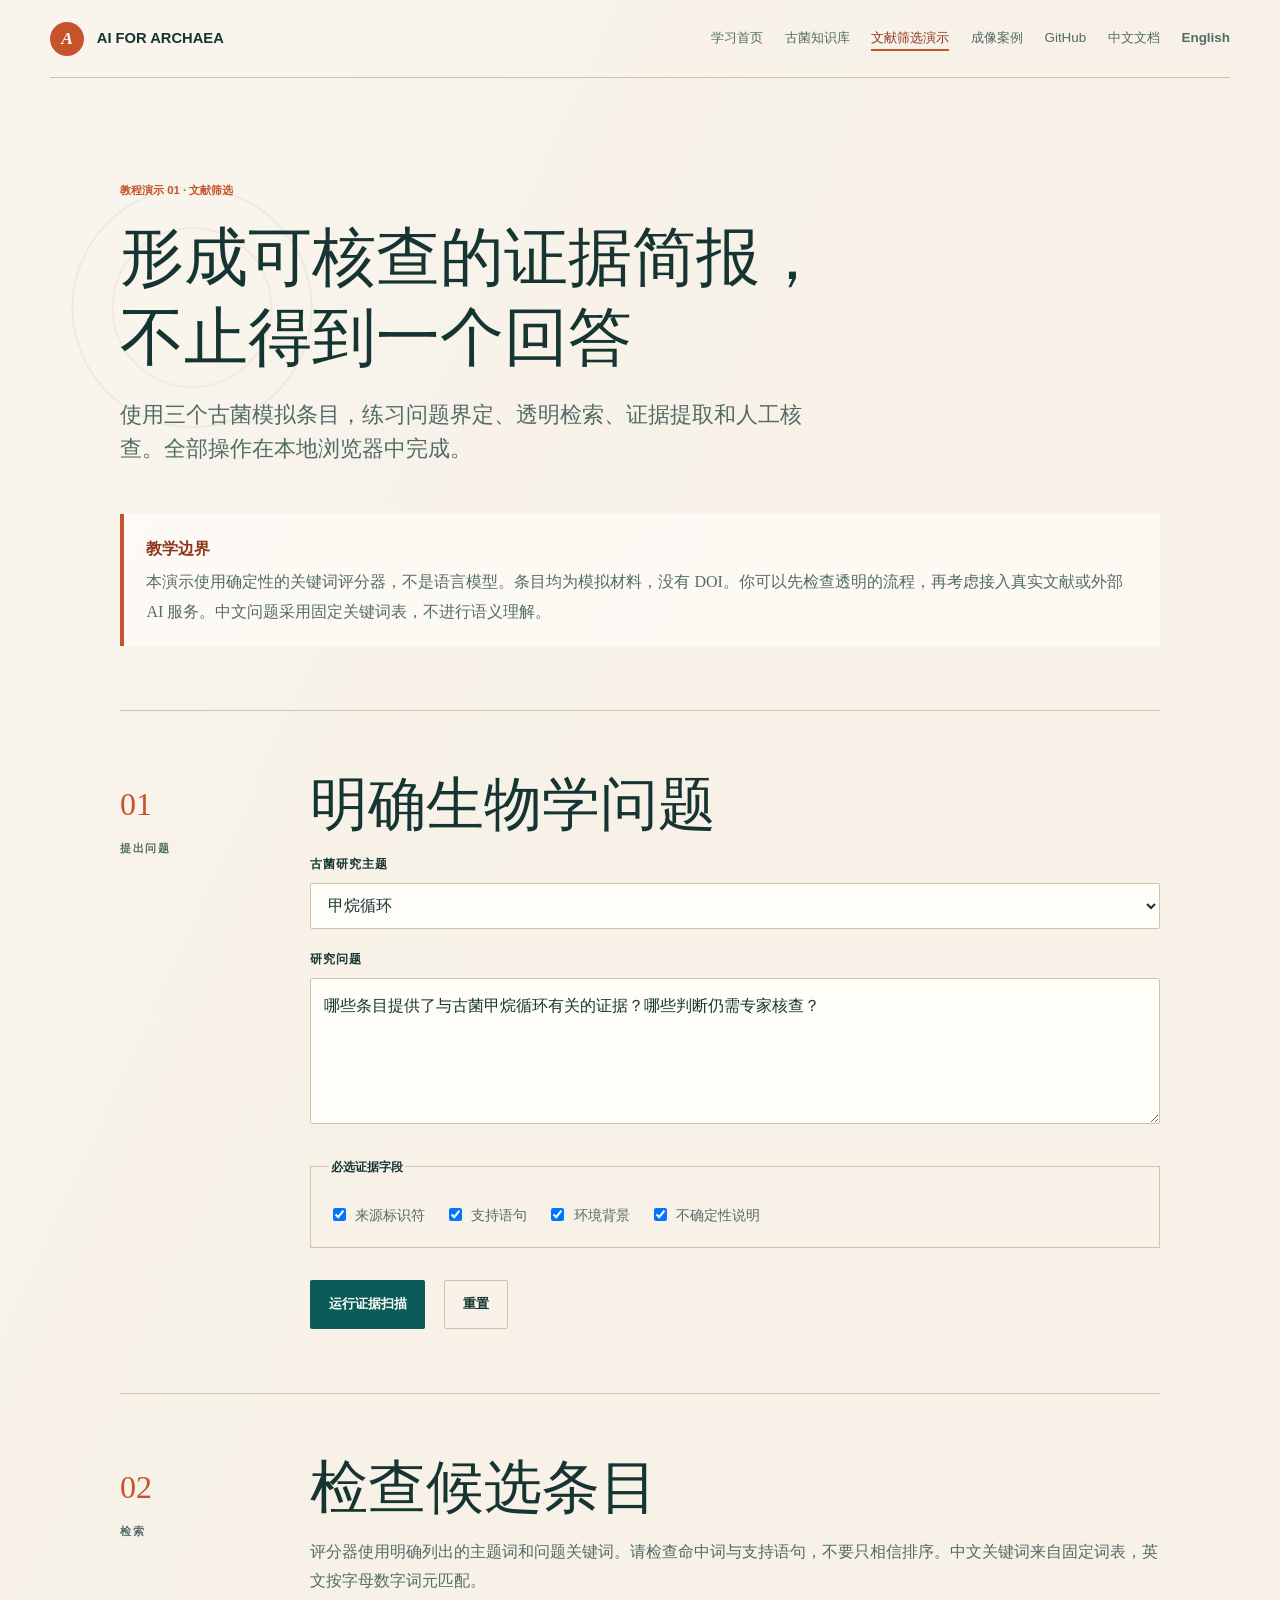
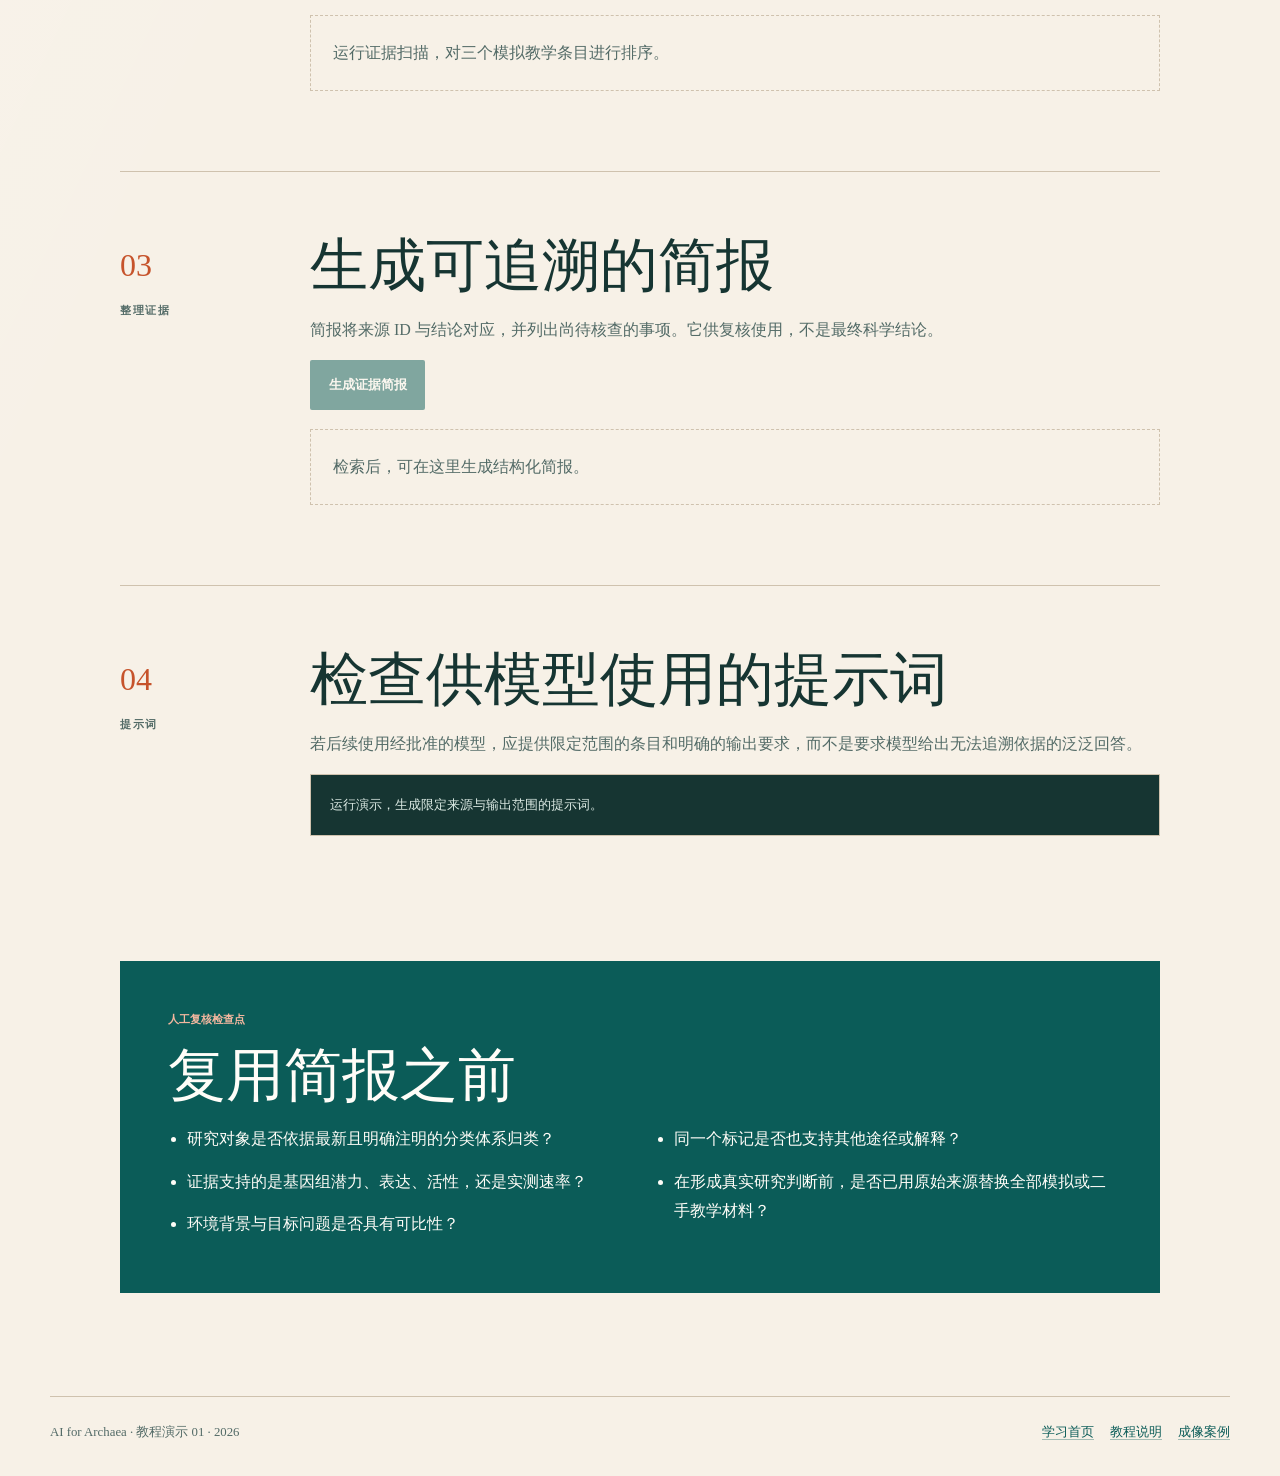
<file: zh/tutorial-demo.html>
<!doctype html>
<html lang="zh-CN">
<head>
  <meta charset="utf-8">
  <meta name="viewport" content="width=device-width, initial-scale=1">
  <meta name="description" content="以证据为先的古菌文献筛选互动教程，包含中文模拟条目与可检查的检索流程。">
  <title>教程演示 01 · AI for Archaea</title>
  <link rel="stylesheet" href="../assets/style.css">
  <link rel="stylesheet" href="assets/zh.css">
  <link rel="alternate" hreflang="en" href="../tutorial-demo.html">
  <script src="assets/tutorial.js" defer></script>
</head>
<body>
  <header class="site-header">
    <a class="wordmark" href="index.html">
      <span class="wordmark-mark" aria-hidden="true">A</span>
      <span>AI for Archaea</span>
    </a>
    <nav aria-label="主导航">
      <a href="index.html">学习首页</a>
      <a href="knowledge-base.html">古菌知识库</a>
      <a class="current" href="tutorial-demo.html">文献筛选演示</a>
      <a href="imaging-agent-case-study.html">成像案例</a>
      <a href="https://github.com/gauss1777/icgoa_2026_ai_for_archaea_workshop">GitHub</a>
      <a href="wiki/Home.md">中文文档</a>
      <a class="language-switch" href="../tutorial-demo.html" lang="en" hreflang="en">English</a>
    </nav>
  </header>

  <main class="demo-page">
    <header class="page-intro">
      <p class="eyebrow">教程演示 01 · 文献筛选</p>
      <h1>形成可核查的证据简报，<br>不止得到一个回答</h1>
      <p class="hero-summary">使用三个古菌模拟条目，练习问题界定、透明检索、证据提取和人工核查。全部操作在本地浏览器中完成。</p>
    </header>

    <div class="demo-disclosure">
      <strong>教学边界</strong>
      <p>本演示使用确定性的关键词评分器，不是语言模型。条目均为模拟材料，没有 DOI。你可以先检查透明的流程，再考虑接入真实文献或外部 AI 服务。中文问题采用固定关键词表，不进行语义理解。</p>
    </div>

    <section class="demo-step" aria-labelledby="step-one-title">
      <div class="step-marker"><span>01</span><p>提出问题</p></div>
      <div>
        <h2 id="step-one-title">明确生物学问题</h2>
        <label for="topic">古菌研究主题</label>
        <select id="topic">
          <option value="methane">甲烷循环</option>
          <option value="ammonia">氨氧化</option>
          <option value="virus">病毒与宿主相互作用</option>
        </select>

        <label for="question">研究问题</label>
        <textarea id="question" rows="4">哪些条目提供了与古菌甲烷循环有关的证据？哪些判断仍需专家核查？</textarea>

        <fieldset>
          <legend>必选证据字段</legend>
          <label class="check-option"><input type="checkbox" value="source" checked> 来源标识符</label>
          <label class="check-option"><input type="checkbox" value="sentence" checked> 支持语句</label>
          <label class="check-option"><input type="checkbox" value="context" checked> 环境背景</label>
          <label class="check-option"><input type="checkbox" value="uncertainty" checked> 不确定性说明</label>
        </fieldset>

        <div class="demo-actions">
          <button class="button primary" id="run-scan" type="button">运行证据扫描</button>
          <button class="button secondary" id="reset-demo" type="button">重置</button>
        </div>
      </div>
    </section>

    <section class="demo-step" aria-labelledby="step-two-title">
      <div class="step-marker"><span>02</span><p>检索</p></div>
      <div>
        <h2 id="step-two-title">检查候选条目</h2>
        <p class="step-help">评分器使用明确列出的主题词和问题关键词。请检查命中词与支持语句，不要只相信排序。中文关键词来自固定词表，英文按字母数字词元匹配。</p>
        <div id="results" class="results" aria-live="polite">
          <p class="empty-state">运行证据扫描，对三个模拟教学条目进行排序。</p>
        </div>
      </div>
    </section>

    <section class="demo-step" aria-labelledby="step-three-title">
      <div class="step-marker"><span>03</span><p>整理证据</p></div>
      <div>
        <h2 id="step-three-title">生成可追溯的简报</h2>
        <p class="step-help">简报将来源 ID 与结论对应，并列出尚待核查的事项。它供复核使用，不是最终科学结论。</p>
        <button class="button primary" id="build-brief" type="button" disabled>生成证据简报</button>
        <div id="brief" class="brief-output" aria-live="polite">
          <p class="empty-state">检索后，可在这里生成结构化简报。</p>
        </div>
      </div>
    </section>

    <section class="demo-step" aria-labelledby="step-four-title">
      <div class="step-marker"><span>04</span><p>提示词</p></div>
      <div>
        <h2 id="step-four-title">检查供模型使用的提示词</h2>
        <p class="step-help">若后续使用经批准的模型，应提供限定范围的条目和明确的输出要求，而不是要求模型给出无法追溯依据的泛泛回答。</p>
        <pre id="prompt-preview" class="prompt-preview">运行演示，生成限定来源与输出范围的提示词。</pre>
      </div>
    </section>

    <section class="reflection">
      <p class="section-number">人工复核检查点</p>
      <h2>复用简报之前</h2>
      <ul>
        <li>研究对象是否依据最新且明确注明的分类体系归类？</li>
        <li>证据支持的是基因组潜力、表达、活性，还是实测速率？</li>
        <li>环境背景与目标问题是否具有可比性？</li>
        <li>同一个标记是否也支持其他途径或解释？</li>
        <li>在形成真实研究判断前，是否已用原始来源替换全部模拟或二手教学材料？</li>
      </ul>
    </section>
  </main>

  <footer>
    <p>AI for Archaea · 教程演示 01 · 2026</p>
    <div><a href="index.html">学习首页</a><a href="tutorials/demo-01-literature-triage/README.md">教程说明</a><a href="imaging-agent-case-study.html">成像案例</a></div>
  </footer>
</body>
</html>
</file>
<file: assets/style.css>
:root {
  --ink: #163532;
  --ink-soft: #536b67;
  --paper: #f7f1e7;
  --paper-deep: #eee3d3;
  --white: #fffdf8;
  --mineral: #c6532b;
  --mineral-dark: #8f351b;
  --line: #cfc2ae;
  --sea: #0b5c58;
  --sea-light: #dceae4;
  --shadow: 0 16px 40px rgba(45, 55, 48, 0.09);
  --content: 1180px;
}

* {
  box-sizing: border-box;
}

html {
  scroll-behavior: smooth;
}

body {
  margin: 0;
  color: var(--ink);
  background:
    radial-gradient(circle at 15% 10%, transparent 0 78px, rgba(198, 83, 43, 0.07) 79px 80px, transparent 81px 118px, rgba(11, 92, 88, 0.06) 119px 120px, transparent 121px),
    linear-gradient(115deg, rgba(255, 255, 255, 0.3), transparent 38%),
    var(--paper);
  font: 16px/1.65 "Avenir Next", Avenir, "Segoe UI", sans-serif;
  text-rendering: optimizeLegibility;
}

a {
  color: var(--sea);
  text-decoration-color: rgba(11, 92, 88, 0.35);
  text-underline-offset: 0.2em;
  transition: color 160ms ease, text-decoration-color 160ms ease;
}

a:hover {
  color: var(--mineral-dark);
  text-decoration-color: currentColor;
}

button,
input,
select,
textarea {
  font: inherit;
}

.site-header {
  width: min(calc(100% - 3rem), var(--content));
  min-height: 78px;
  margin: 0 auto;
  display: flex;
  align-items: center;
  justify-content: space-between;
  gap: 2rem;
  border-bottom: 1px solid var(--line);
}

.wordmark {
  display: inline-flex;
  align-items: center;
  gap: 0.8rem;
  color: var(--ink);
  font-size: 0.92rem;
  font-weight: 800;
  letter-spacing: 0.07em;
  text-decoration: none;
  text-transform: uppercase;
}

.wordmark-mark {
  width: 34px;
  height: 34px;
  display: grid;
  place-items: center;
  border-radius: 50%;
  color: var(--white);
  background: var(--mineral);
  font-family: Georgia, serif;
  font-size: 1.1rem;
  font-style: italic;
}

.site-header nav {
  display: flex;
  flex-wrap: wrap;
  justify-content: flex-end;
  gap: 0.45rem 1.35rem;
  font-size: 0.84rem;
}

.site-header nav a {
  color: var(--ink-soft);
  text-decoration: none;
}

.site-header nav a:hover,
.site-header nav a.current {
  color: var(--mineral-dark);
}

.site-header nav a.current {
  box-shadow: inset 0 -2px 0 var(--mineral);
}

.hero {
  width: min(calc(100% - 3rem), var(--content));
  min-height: 670px;
  margin: 0 auto;
  display: grid;
  grid-template-columns: 70px minmax(0, 1fr) 310px;
  gap: clamp(2rem, 5vw, 5rem);
  align-items: center;
  animation: rise 560ms cubic-bezier(.2, .7, .2, 1) both;
}

.hero-rail {
  align-self: stretch;
  padding: 4rem 0;
  border-right: 1px solid var(--line);
  display: flex;
  flex-direction: column;
  justify-content: space-between;
  color: var(--mineral);
  font-size: 0.72rem;
  font-weight: 800;
  letter-spacing: 0.15em;
  writing-mode: vertical-rl;
  transform: rotate(180deg);
}

.eyebrow,
.note-label,
.section-number {
  margin: 0 0 1rem;
  color: var(--mineral);
  font-size: 0.71rem;
  font-weight: 850;
  letter-spacing: 0.18em;
}

h1,
h2,
h3,
p {
  margin-top: 0;
}

h1,
h2 {
  font-family: Georgia, "Times New Roman", serif;
  font-weight: 500;
}

.hero h1 {
  max-width: 700px;
  margin-bottom: 1rem;
  font-size: clamp(4.2rem, 9vw, 8.3rem);
  letter-spacing: -0.075em;
  line-height: 0.78;
}

.hero h1 em {
  color: var(--mineral);
  font-weight: 500;
}

.hero-lead {
  margin-bottom: 1rem;
  color: var(--ink);
  font-family: Georgia, "Times New Roman", serif;
  font-size: clamp(1.45rem, 3vw, 2.15rem);
}

.hero-summary {
  max-width: 720px;
  color: var(--ink-soft);
  font-family: Georgia, "Times New Roman", serif;
  font-size: clamp(1.12rem, 2vw, 1.35rem);
  line-height: 1.58;
}

.hero-copy .hero-summary {
  max-width: 610px;
}

.hero-actions,
.demo-actions {
  margin-top: 2rem;
  display: flex;
  flex-wrap: wrap;
  align-items: center;
  gap: 0.8rem 1.2rem;
}

.button {
  min-height: 46px;
  padding: 0.72rem 1.1rem;
  border: 1px solid transparent;
  border-radius: 2px;
  display: inline-flex;
  align-items: center;
  justify-content: center;
  gap: 0.5rem;
  font-size: 0.82rem;
  font-weight: 800;
  letter-spacing: 0.04em;
  text-decoration: none;
  cursor: pointer;
  transition: transform 160ms ease, background 160ms ease, border-color 160ms ease;
}

.button:hover {
  transform: translateY(-2px);
}

.button.primary {
  color: var(--white);
  background: var(--sea);
}

.button.primary:hover {
  color: var(--white);
  background: var(--mineral-dark);
}

.button.secondary {
  color: var(--ink);
  border-color: var(--line);
  background: transparent;
}

.button.text-button {
  color: var(--sea);
  padding-inline: 0;
}

.button:disabled {
  opacity: 0.5;
  cursor: not-allowed;
  transform: none;
}

.conference-note {
  padding: 1.7rem;
  border-top: 4px solid var(--mineral);
  background: rgba(255, 253, 248, 0.72);
  box-shadow: var(--shadow);
}

.conference-note > p:nth-child(2) {
  font-family: Georgia, "Times New Roman", serif;
  font-size: 1.15rem;
  line-height: 1.45;
}

.conference-note dl {
  margin: 1.3rem 0;
  border-top: 1px solid var(--line);
}

.conference-note dl div {
  padding: 0.65rem 0;
  border-bottom: 1px solid var(--line);
  display: grid;
  grid-template-columns: 58px 1fr;
  gap: 0.8rem;
}

.conference-note dt {
  color: var(--mineral-dark);
  font-size: 0.72rem;
  font-weight: 800;
  text-transform: uppercase;
}

.conference-note dd {
  margin: 0;
  color: var(--ink-soft);
  font-size: 0.88rem;
}

.section-shell {
  width: min(calc(100% - 3rem), var(--content));
  margin: 0 auto;
  padding: clamp(4rem, 9vw, 7.5rem) 0;
  border-top: 1px solid var(--line);
  display: grid;
  grid-template-columns: 190px 1fr;
  gap: clamp(2rem, 7vw, 7rem);
}

.section-shell h2,
.kb-content h2,
.demo-step h2,
.reflection h2 {
  margin-bottom: 1.2rem;
  font-size: clamp(2rem, 4.5vw, 3.9rem);
  letter-spacing: -0.045em;
  line-height: 1.03;
}

.manifesto > div > p,
.boundary > div > p {
  max-width: 820px;
  color: var(--ink-soft);
  font-family: Georgia, "Times New Roman", serif;
  font-size: 1.25rem;
}

.path-list {
  margin: 0;
  padding: 0;
  list-style: none;
  border-top: 1px solid var(--line);
}

.path-list li {
  padding: 1.8rem 0;
  border-bottom: 1px solid var(--line);
  display: grid;
  grid-template-columns: 56px 1fr;
  gap: 1.2rem;
}

.path-index {
  width: 42px;
  height: 42px;
  display: grid;
  place-items: center;
  border: 1px solid var(--mineral);
  border-radius: 50%;
  color: var(--mineral-dark);
  font-family: Georgia, serif;
}

.path-list h3 {
  margin-bottom: 0.35rem;
  font-family: Georgia, serif;
  font-size: 1.35rem;
}

.path-list p {
  margin-bottom: 0.6rem;
  color: var(--ink-soft);
}

.outcome-grid {
  border-top: 1px solid var(--line);
}

.outcome-grid article {
  padding: 1.45rem 0;
  border-bottom: 1px solid var(--line);
  display: grid;
  grid-template-columns: 105px minmax(220px, 0.8fr) 1fr;
  gap: 1.4rem;
  align-items: baseline;
}

.outcome-grid span {
  color: var(--mineral);
  font-size: 0.7rem;
  font-weight: 850;
  letter-spacing: 0.13em;
}

.outcome-grid h3 {
  font-family: Georgia, serif;
  font-size: 1.3rem;
  font-weight: 500;
}

.outcome-grid p {
  margin: 0;
  color: var(--ink-soft);
}

.reading-page,
.demo-page {
  width: min(calc(100% - 3rem), 1040px);
  margin: 0 auto;
  padding: clamp(4rem, 8vw, 7rem) 0;
  animation: rise 480ms cubic-bezier(.2, .7, .2, 1) both;
}

.page-intro {
  max-width: 900px;
  margin-bottom: 3rem;
}

.page-intro h1 {
  margin-bottom: 1.3rem;
  font-size: clamp(3rem, 7vw, 6.5rem);
  letter-spacing: -0.065em;
  line-height: 0.92;
}

.jump-nav {
  position: sticky;
  z-index: 5;
  top: 0;
  margin-bottom: 4rem;
  padding: 0.85rem 0;
  border-block: 1px solid var(--line);
  display: flex;
  flex-wrap: wrap;
  gap: 0.35rem 1.25rem;
  background: color-mix(in srgb, var(--paper) 92%, transparent);
  backdrop-filter: blur(10px);
  font-size: 0.82rem;
}

.jump-nav a {
  text-decoration: none;
}

.kb-section {
  padding: 4rem 0;
  border-top: 1px solid var(--line);
  display: grid;
  grid-template-columns: 170px 1fr;
  gap: 3rem;
  scroll-margin-top: 70px;
}

.kb-label span,
.step-marker span {
  color: var(--mineral);
  font-family: Georgia, serif;
  font-size: 2rem;
}

.kb-label p,
.step-marker p {
  margin-top: 0.25rem;
  color: var(--ink-soft);
  font-size: 0.68rem;
  font-weight: 850;
  letter-spacing: 0.14em;
}

.kb-content,
.case-content {
  min-width: 0;
}

.kb-content > p {
  color: var(--ink-soft);
}

.fact-pair {
  margin: 1.6rem 0;
  display: grid;
  grid-template-columns: 1fr 1fr;
  border: 1px solid var(--line);
}

.fact-pair > div {
  padding: 1.3rem;
}

.fact-pair > div + div {
  border-left: 1px solid var(--line);
}

.fact-pair h3,
.term-grid h3 {
  color: var(--mineral-dark);
  font-family: Georgia, serif;
  font-size: 1.15rem;
}

.fact-pair p,
.fact-pair li,
.term-grid p {
  color: var(--ink-soft);
}

.caution {
  padding: 1rem 1.2rem;
  border-left: 4px solid var(--mineral);
  background: rgba(255, 253, 248, 0.65);
}

.evidence-list {
  padding-left: 1.2rem;
}

.evidence-list li {
  margin-bottom: 0.85rem;
  color: var(--ink-soft);
}

.term-grid {
  display: grid;
  grid-template-columns: 1fr 1fr;
  gap: 0;
  border-top: 1px solid var(--line);
  border-left: 1px solid var(--line);
}

.term-grid article {
  padding: 1.25rem;
  border-right: 1px solid var(--line);
  border-bottom: 1px solid var(--line);
}

.checklist {
  padding: 0;
  list-style: none;
}

.checklist li {
  padding: 0.75rem 0;
  border-bottom: 1px solid var(--line);
  display: grid;
  grid-template-columns: 38px 1fr;
  gap: 0.7rem;
  color: var(--ink-soft);
}

.checklist span {
  color: var(--mineral);
  font-family: Georgia, serif;
  font-size: 1.2rem;
}

table {
  width: 100%;
  border-collapse: collapse;
  font-size: 0.9rem;
}

th,
td {
  padding: 0.8rem;
  border-bottom: 1px solid var(--line);
  text-align: left;
  vertical-align: top;
}

th {
  color: var(--mineral-dark);
  font-size: 0.72rem;
  letter-spacing: 0.08em;
  text-transform: uppercase;
}

td {
  color: var(--ink-soft);
}

td:first-child {
  color: var(--ink);
  font-weight: 750;
}

.glossary {
  border-top: 1px solid var(--line);
}

.glossary > div {
  padding: 0.8rem 0;
  border-bottom: 1px solid var(--line);
  display: grid;
  grid-template-columns: 150px 1fr;
  gap: 1rem;
}

.glossary dt {
  color: var(--mineral-dark);
  font-weight: 800;
}

.glossary dd {
  margin: 0;
  color: var(--ink-soft);
}

.resource-list {
  margin: 0;
  padding: 0;
  border-top: 1px solid var(--line);
  list-style: none;
}

.resource-list li {
  padding: 0.8rem 0;
  border-bottom: 1px solid var(--line);
  display: grid;
  grid-template-columns: minmax(180px, 0.7fr) 1fr;
  gap: 1rem;
}

.resource-list span,
.revision-note {
  color: var(--ink-soft);
}

.demo-disclosure {
  margin-bottom: 4rem;
  padding: 1.2rem 1.4rem;
  border-left: 4px solid var(--mineral);
  background: rgba(255, 253, 248, 0.72);
}

.demo-disclosure strong {
  color: var(--mineral-dark);
}

.demo-disclosure p {
  margin: 0.25rem 0 0;
  color: var(--ink-soft);
}

.demo-step {
  padding: 4rem 0;
  border-top: 1px solid var(--line);
  display: grid;
  grid-template-columns: 150px 1fr;
  gap: 2.5rem;
}

.demo-step label:not(.check-option),
.demo-step legend {
  display: block;
  margin: 1.2rem 0 0.45rem;
  color: var(--ink);
  font-size: 0.76rem;
  font-weight: 850;
  letter-spacing: 0.08em;
  text-transform: uppercase;
}

select,
textarea {
  width: 100%;
  border: 1px solid var(--line);
  border-radius: 2px;
  color: var(--ink);
  background: var(--white);
}

select {
  min-height: 46px;
  padding: 0 0.8rem;
}

textarea {
  padding: 0.8rem;
  resize: vertical;
}

select:focus,
textarea:focus,
button:focus-visible,
a:focus-visible,
.table-scroll:focus-visible {
  outline: 3px solid rgba(198, 83, 43, 0.28);
  outline-offset: 2px;
}

fieldset {
  margin: 1.4rem 0 0;
  padding: 1rem 1.1rem;
  border: 1px solid var(--line);
}

.check-option {
  margin-right: 1rem;
  display: inline-flex;
  align-items: center;
  gap: 0.4rem;
  color: var(--ink-soft);
  font-size: 0.88rem;
}

.step-help {
  color: var(--ink-soft);
}

.results,
.brief-output {
  margin-top: 1.2rem;
}

.empty-state {
  padding: 1.4rem;
  border: 1px dashed var(--line);
  color: var(--ink-soft);
}

.result-record {
  margin-bottom: 1rem;
  padding: 1.2rem;
  border: 1px solid var(--line);
  background: rgba(255, 253, 248, 0.68);
}

.result-head {
  display: flex;
  justify-content: space-between;
  gap: 1rem;
}

.result-head h3 {
  margin-bottom: 0.35rem;
  font-family: Georgia, serif;
  font-size: 1.2rem;
}

.score {
  color: var(--mineral-dark);
  font-size: 0.74rem;
  font-weight: 850;
  white-space: nowrap;
}

.record-meta,
.matched-terms {
  color: var(--ink-soft);
  font-size: 0.78rem;
}

.evidence-sentence {
  margin: 0.85rem 0;
  padding-left: 1rem;
  border-left: 3px solid var(--sea);
  color: var(--ink);
  font-family: Georgia, serif;
}

.brief-card {
  padding: 1.4rem;
  border-top: 4px solid var(--sea);
  background: var(--white);
  box-shadow: var(--shadow);
}

.brief-card h3 {
  font-family: Georgia, serif;
  font-size: 1.45rem;
}

.brief-card h4 {
  margin: 1.2rem 0 0.35rem;
  color: var(--mineral-dark);
  font-size: 0.76rem;
  letter-spacing: 0.08em;
  text-transform: uppercase;
}

.brief-card ul {
  padding-left: 1.2rem;
}

.prompt-preview {
  max-height: 480px;
  overflow: auto;
  padding: 1.2rem;
  border: 1px solid var(--line);
  color: #dceae4;
  background: var(--ink);
  font: 0.82rem/1.6 "SFMono-Regular", Consolas, monospace;
  white-space: pre-wrap;
}

.reflection {
  margin-top: 3rem;
  padding: 3rem;
  color: var(--white);
  background: var(--sea);
}

.reflection .section-number {
  color: #f3b79f;
}

.reflection ul {
  margin-bottom: 0;
  padding-left: 1.2rem;
  columns: 2;
  column-gap: 3rem;
}

.reflection li {
  margin-bottom: 0.8rem;
  break-inside: avoid;
}

.imaging-case-page {
  max-width: 1120px;
}

.source-boundary {
  border-left-color: var(--sea);
}

.case-section {
  padding: 4.5rem 0;
  border-top: 1px solid var(--line);
  display: grid;
  grid-template-columns: 150px minmax(0, 1fr);
  gap: 2.5rem;
  scroll-margin-top: 70px;
}

.case-label span {
  color: var(--mineral);
  font-family: Georgia, serif;
  font-size: 2rem;
}

.case-label p {
  margin-top: 0.25rem;
  color: var(--ink-soft);
  font-size: 0.68rem;
  font-weight: 850;
  letter-spacing: 0.14em;
}

.case-content h2 {
  margin-bottom: 1.2rem;
  font-size: clamp(2rem, 4.5vw, 3.9rem);
  letter-spacing: -0.045em;
  line-height: 1.03;
}

.lead-judgment {
  max-width: 850px;
  color: var(--ink-soft);
  font-family: Georgia, "Times New Roman", serif;
  font-size: 1.22rem;
}

.verdict-grid,
.atomic-grid,
.contract-grid {
  margin: 2rem 0;
  display: grid;
  grid-template-columns: repeat(3, minmax(0, 1fr));
  gap: 1px;
  border: 1px solid var(--line);
  background: var(--line);
}

.verdict-card,
.atomic-grid article,
.contract-grid article {
  padding: 1.35rem;
  background: var(--white);
}

.verdict-card {
  border-top: 4px solid var(--sea);
}

.verdict-card.redesign {
  border-top-color: var(--mineral);
}

.verdict-card.do-not-transfer {
  border-top-color: var(--ink-soft);
}

.verdict-card > span,
.pilot-rank,
.feedback-kicker {
  color: var(--mineral-dark);
  font-size: 0.68rem;
  font-weight: 850;
  letter-spacing: 0.12em;
}

.verdict-card h3,
.atomic-grid h3,
.contract-grid h3,
.pilot-list h4 {
  margin: 0.45rem 0 0.55rem;
  font-family: Georgia, serif;
  font-size: 1.25rem;
  font-weight: 500;
}

.verdict-card p,
.atomic-grid p,
.contract-grid p,
.pilot-list p {
  margin-bottom: 0;
  color: var(--ink-soft);
  font-size: 0.9rem;
}

.agent-loop {
  margin: 2rem 0;
  padding: 0;
  border-top: 1px solid var(--line);
  list-style: none;
}

.agent-loop li {
  padding: 1.1rem 0;
  border-bottom: 1px solid var(--line);
  display: grid;
  grid-template-columns: 48px minmax(0, 1fr);
  gap: 1rem;
}

.agent-loop li > span,
.contract-grid article > span {
  color: var(--mineral);
  font-family: Georgia, serif;
  font-size: 1.45rem;
}

.agent-loop h3 {
  margin-bottom: 0.2rem;
  font-family: Georgia, serif;
  font-size: 1.2rem;
}

.agent-loop p {
  margin: 0;
  color: var(--ink-soft);
}

.principle-strip {
  display: grid;
  grid-template-columns: repeat(3, minmax(0, 1fr));
  border: 1px solid var(--line);
}

.principle-strip p {
  margin: 0;
  padding: 1rem;
}

.principle-strip p + p {
  border-left: 1px solid var(--line);
}

.principle-strip strong,
.principle-strip span {
  display: block;
}

.principle-strip strong {
  color: var(--mineral-dark);
  font-family: Georgia, serif;
}

.principle-strip span {
  margin-top: 0.35rem;
  color: var(--ink-soft);
  font-size: 0.82rem;
}

.table-scroll {
  max-width: 100%;
  overflow-x: auto;
  border: 1px solid var(--line);
}

.table-scroll table {
  display: table;
}

.transfer-table {
  min-width: 820px;
}

.transfer-table th,
.transfer-table td {
  border-right: 1px solid var(--line);
}

.transfer-table th:last-child,
.transfer-table td:last-child {
  border-right: 0;
}

.transfer-table tbody tr:last-child td {
  border-bottom: 0;
}

.atomic-grid {
  grid-template-columns: repeat(2, minmax(0, 1fr));
}

.decision-lab label:not(.decision-option),
.decision-lab legend {
  display: block;
  margin: 1.2rem 0 0.45rem;
  color: var(--ink);
  font-size: 0.76rem;
  font-weight: 850;
  letter-spacing: 0.08em;
  text-transform: uppercase;
}

.scenario-card {
  margin: 1.2rem 0;
  padding: 1.5rem;
  border-top: 4px solid var(--sea);
  background: var(--white);
  box-shadow: var(--shadow);
}

.scenario-head {
  display: flex;
  justify-content: space-between;
  gap: 1rem;
}

.scenario-workflow,
.scenario-stage {
  color: var(--mineral-dark);
  font-size: 0.7rem;
  font-weight: 850;
  letter-spacing: 0.1em;
  text-transform: uppercase;
}

.scenario-card h3 {
  margin-bottom: 0.6rem;
  font-family: Georgia, serif;
  font-size: 1.55rem;
  font-weight: 500;
}

.scenario-proposal {
  color: var(--ink-soft);
  font-family: Georgia, serif;
  font-size: 1.05rem;
}

.evidence-ledger {
  margin-top: 1.3rem;
  padding-top: 1.1rem;
  border-top: 1px solid var(--line);
}

.evidence-ledger h4 {
  margin: 0 0 0.5rem;
  color: var(--mineral-dark);
  font-size: 0.72rem;
  letter-spacing: 0.08em;
  text-transform: uppercase;
}

.evidence-ledger dl {
  margin: 0;
}

.evidence-ledger dl > div {
  padding: 0.65rem 0;
  border-bottom: 1px solid var(--line);
  display: grid;
  grid-template-columns: 145px minmax(0, 1fr);
  gap: 1rem;
}

.evidence-ledger dt {
  color: var(--ink);
  font-weight: 750;
}

.evidence-ledger dd {
  margin: 0;
  color: var(--ink-soft);
}

.decision-options {
  display: grid;
  grid-template-columns: repeat(2, minmax(0, 1fr));
  gap: 0;
}

.decision-option {
  padding: 0.85rem;
  border: 1px solid var(--line);
  display: flex;
  align-items: flex-start;
  gap: 0.55rem;
  color: var(--ink-soft);
}

.decision-option:nth-of-type(even) {
  border-left: 0;
}

.decision-option:nth-of-type(n + 3) {
  border-top: 0;
}

.decision-option strong {
  color: var(--ink);
}

.decision-feedback {
  margin-top: 1rem;
}

.feedback-card {
  padding: 1.35rem;
  border-left: 4px solid var(--sea);
  background: var(--sea-light);
}

.feedback-card.reconsider {
  border-left-color: var(--mineral);
  background: rgba(198, 83, 43, 0.08);
}

.feedback-card h3 {
  margin: 0.35rem 0 0.55rem;
  font-family: Georgia, serif;
  font-size: 1.5rem;
}

.feedback-card p:last-child {
  margin-bottom: 0;
}

.feedback-lesson {
  color: var(--ink-soft);
}

.contract-grid {
  grid-template-columns: repeat(2, minmax(0, 1fr));
}

.subsection-heading {
  margin: 3rem 0 1rem;
  font-family: Georgia, serif;
  font-size: 1.8rem;
  font-weight: 500;
}

.pilot-list {
  border-top: 1px solid var(--line);
}

.pilot-list article {
  padding: 1.25rem 0;
  border-bottom: 1px solid var(--line);
  display: grid;
  grid-template-columns: 150px 220px minmax(0, 1fr);
  gap: 1rem;
  align-items: baseline;
}

.pilot-list h4,
.pilot-list p {
  margin: 0;
}

.session-plan {
  margin: 2rem 0;
  padding: 0;
  border-top: 1px solid var(--line);
  list-style: none;
}

.session-plan li {
  padding: 1rem 0;
  border-bottom: 1px solid var(--line);
  display: grid;
  grid-template-columns: 100px minmax(0, 1fr);
  gap: 1rem;
}

.session-plan time {
  color: var(--mineral-dark);
  font-weight: 800;
}

.session-plan h3 {
  margin-bottom: 0.2rem;
  font-family: Georgia, serif;
  font-size: 1.15rem;
}

.session-plan p {
  margin: 0;
  color: var(--ink-soft);
}

.learning-output {
  padding: 1.2rem 1.4rem;
  border-left: 4px solid var(--mineral);
  background: rgba(255, 253, 248, 0.72);
}

.learning-output strong {
  color: var(--mineral-dark);
}

.learning-output p {
  margin: 0.25rem 0 0;
  color: var(--ink-soft);
}

.source-list {
  padding-left: 1.4rem;
}

.source-list li {
  margin-bottom: 0.9rem;
  padding-left: 0.35rem;
}

.source-list a,
.source-list span {
  display: block;
}

.source-list span {
  margin-top: 0.2rem;
  color: var(--ink-soft);
  font-size: 0.86rem;
}

footer {
  width: min(calc(100% - 3rem), var(--content));
  margin: 0 auto;
  padding: 1.5rem 0 2rem;
  border-top: 1px solid var(--line);
  display: flex;
  justify-content: space-between;
  gap: 1rem;
  color: var(--ink-soft);
  font-size: 0.8rem;
}

footer p {
  margin: 0;
}

footer div {
  display: flex;
  gap: 1rem;
}

@keyframes rise {
  from {
    opacity: 0;
    transform: translateY(12px);
  }
  to {
    opacity: 1;
    transform: translateY(0);
  }
}

@media (max-width: 900px) {
  .hero {
    grid-template-columns: 48px 1fr;
    min-height: auto;
    padding: 4rem 0;
  }

  .conference-note {
    grid-column: 2;
  }

  .section-shell,
  .kb-section,
  .demo-step,
  .case-section {
    grid-template-columns: 120px 1fr;
    gap: 2rem;
  }

  .outcome-grid article {
    grid-template-columns: 80px 1fr;
  }

  .outcome-grid article p {
    grid-column: 2;
  }
}

@media (max-width: 680px) {
  .site-header {
    align-items: flex-start;
    flex-direction: column;
    padding: 1rem 0;
    gap: 0.7rem;
  }

  .site-header nav {
    justify-content: flex-start;
  }

  .hero {
    width: min(calc(100% - 2rem), var(--content));
    grid-template-columns: 1fr;
    gap: 2rem;
  }

  .hero-rail {
    display: none;
  }

  .conference-note {
    grid-column: 1;
  }

  .hero h1 {
    font-size: clamp(3.8rem, 21vw, 6rem);
  }

  .section-shell,
  .kb-section,
  .demo-step,
  .case-section {
    width: min(calc(100% - 2rem), var(--content));
    grid-template-columns: 1fr;
    gap: 0.8rem;
  }

  .reading-page,
  .demo-page {
    width: min(calc(100% - 2rem), 1040px);
  }

  .section-number,
  .kb-label,
  .step-marker,
  .case-label {
    margin-bottom: 0.7rem;
  }

  .fact-pair,
  .term-grid {
    grid-template-columns: 1fr;
  }

  .fact-pair > div + div {
    border-top: 1px solid var(--line);
    border-left: 0;
  }

  .outcome-grid article,
  .glossary > div,
  .resource-list li {
    grid-template-columns: 1fr;
    gap: 0.25rem;
  }

  .outcome-grid article p {
    grid-column: 1;
  }

  table {
    display: block;
    overflow-x: auto;
  }

  .reflection {
    padding: 2rem 1.2rem;
  }

  .reflection ul {
    columns: 1;
  }

  .verdict-grid,
  .atomic-grid,
  .contract-grid,
  .principle-strip,
  .decision-options {
    grid-template-columns: 1fr;
  }

  .principle-strip p + p {
    border-top: 1px solid var(--line);
    border-left: 0;
  }

  .decision-option:nth-of-type(even),
  .decision-option:nth-of-type(n + 3) {
    border-top: 0;
    border-left: 1px solid var(--line);
  }

  .pilot-list article,
  .evidence-ledger dl > div {
    grid-template-columns: 1fr;
    gap: 0.25rem;
  }

  .scenario-head {
    flex-direction: column;
    gap: 0.2rem;
  }

  footer {
    align-items: flex-start;
    flex-direction: column;
  }
}

@media (prefers-reduced-motion: reduce) {
  html {
    scroll-behavior: auto;
  }

  *,
  *::before,
  *::after {
    animation-duration: 0.01ms !important;
    transition-duration: 0.01ms !important;
  }
}
</file>
<file: zh/assets/zh.css>
/* Chinese typography only; layout and responsive rules are shared with the English site. */
html[lang="zh-CN"] body {
  font-family: "Noto Serif SC", "Songti SC", "STSong", serif;
  line-height: 1.85;
}
html[lang="zh-CN"] h1,
html[lang="zh-CN"] h2,
html[lang="zh-CN"] h3,
html[lang="zh-CN"] h4,
html[lang="zh-CN"] nav,
html[lang="zh-CN"] button,
html[lang="zh-CN"] .button,
html[lang="zh-CN"] label,
html[lang="zh-CN"] legend,
html[lang="zh-CN"] .wordmark,
html[lang="zh-CN"] .eyebrow,
html[lang="zh-CN"] .section-number {
  font-family: "PingFang SC", "Hiragino Sans GB", "Noto Sans SC", sans-serif;
  letter-spacing: 0;
}
html[lang="zh-CN"] .hero h1 {
  font-size: clamp(3rem, 7vw, 7rem);
  line-height: 1.15;
}
html[lang="zh-CN"] .page-intro h1 {
  font-size: clamp(2.2rem, 5vw, 4.6rem);
  line-height: 1.25;
}
html[lang="zh-CN"] .score,
html[lang="zh-CN"] .scenario-stage,
html[lang="zh-CN"] .feedback-kicker {
  letter-spacing: 0;
}
html[lang="zh-CN"] .citation-original {
  font-size: 0.88rem;
  line-height: 1.6;
  overflow-wrap: anywhere;
}
html[lang="zh-CN"] .prompt-preview {
  white-space: pre-wrap;
  overflow-wrap: anywhere;
}
html[lang="zh-CN"] .language-switch {
  font-weight: 650;
}
@media (max-width: 640px) {
  html[lang="zh-CN"] .hero h1 { font-size: clamp(2.7rem, 12vw, 4.5rem); }
  html[lang="zh-CN"] .page-intro h1 { font-size: clamp(1.9rem, 8vw, 3rem); }
}
</file>
